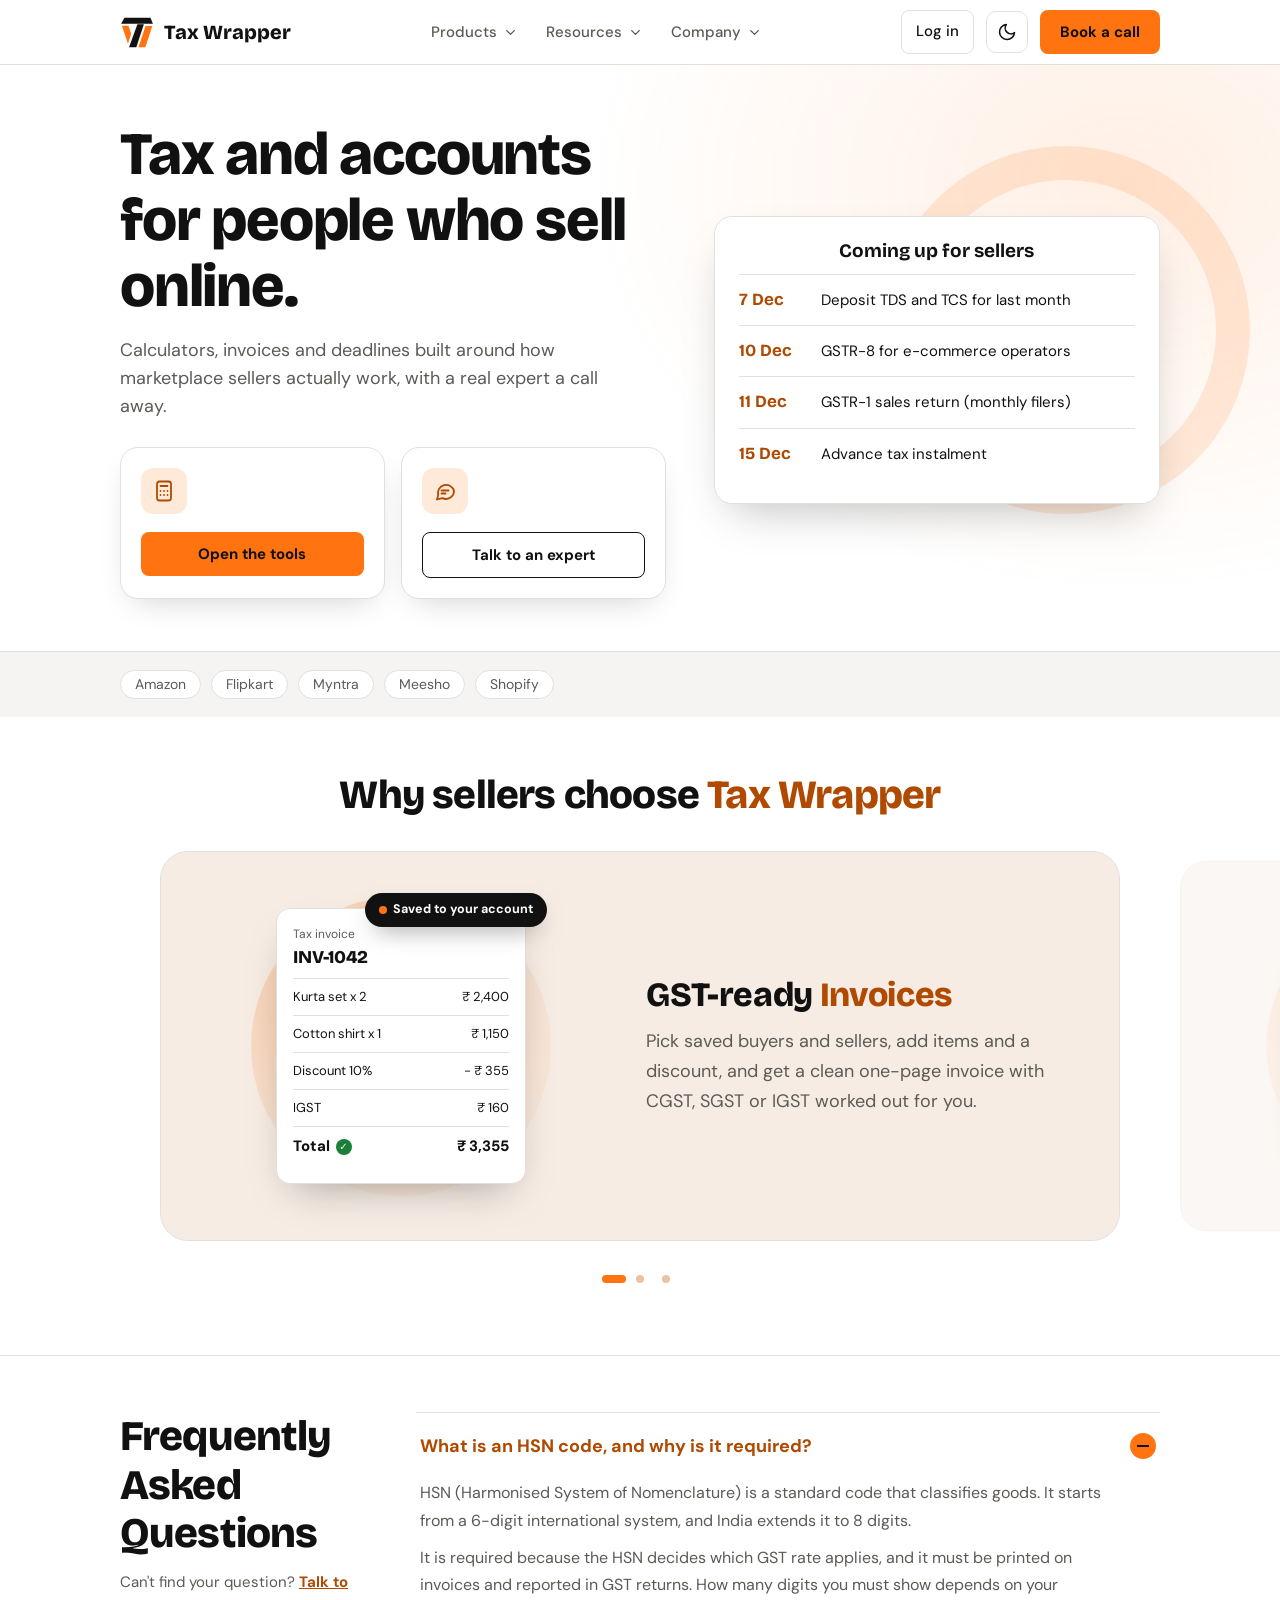
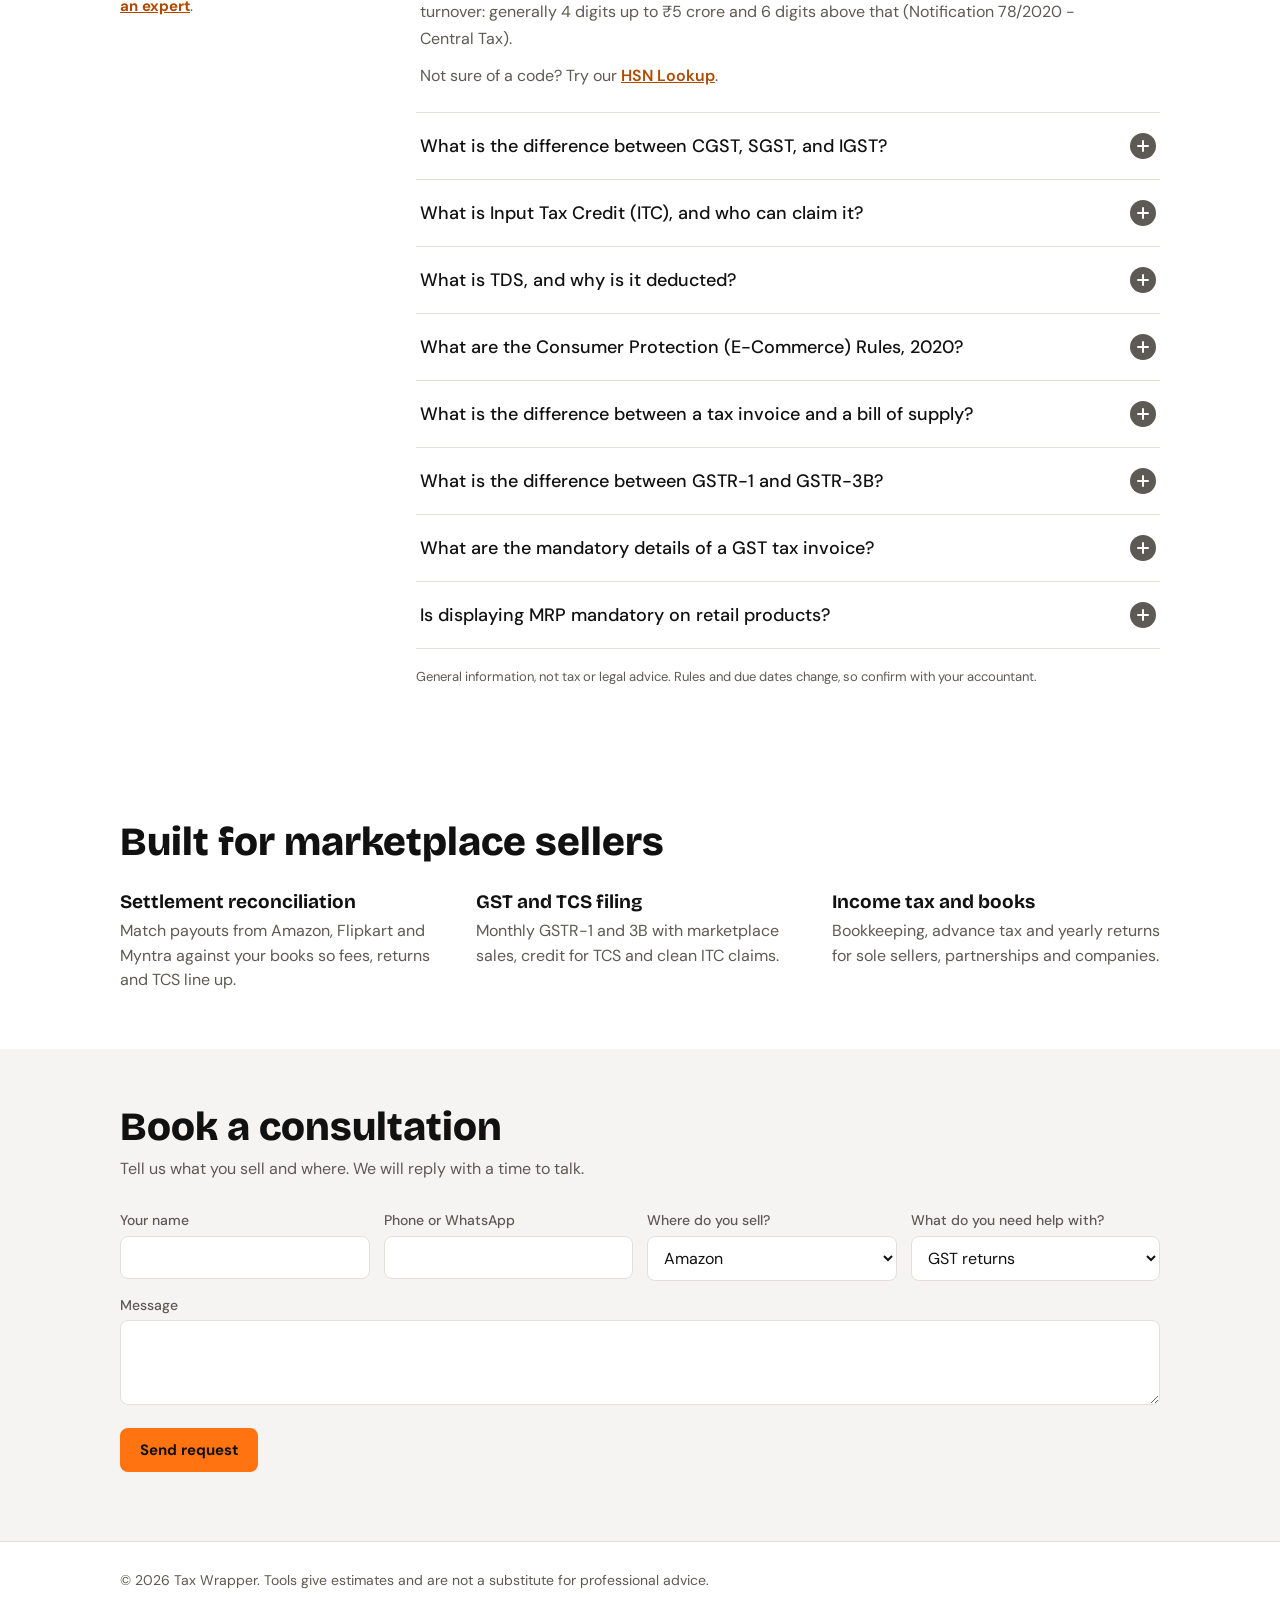
<file: index.html>
<!DOCTYPE html>
<html lang="en" data-root="">
<head>
<meta charset="utf-8">
<meta name="viewport" content="width=device-width, initial-scale=1, viewport-fit=cover">
<title>Tax Wrapper – Finance tools for e-commerce sellers</title>
<link rel="stylesheet" href="https://fonts.googleapis.com/css2?family=Bricolage+Grotesque:wght@600;800&family=DM+Sans:wght@400;500;700&display=swap">
<link rel="stylesheet" href="assets/css/base.css">
<link rel="stylesheet" href="assets/css/components.css">
<link rel="stylesheet" href="features/home/home.css">
<link rel="stylesheet" href="features/home/hero-slider.css">
<link rel="stylesheet" href="features/home/faq.css">
<script>try{var t=localStorage.getItem('tw-theme');if(t==='light'||t==='dark')document.documentElement.setAttribute('data-theme',t)}catch(e){}</script>
</head>
<body>
<header><div class="w nav">
<a class="brand" href="#top" aria-label="Tax Wrapper home">
<svg viewBox="180 118 400 370" aria-hidden="true"><polygon fill="var(--ink)" points="230,128 540,128 570,198 190,198"/><polygon fill="var(--ink)" points="385,204 462,204 372,478 285,478"/><polygon fill="#ff7410" points="200,222 278,222 310,318 272,436"/><polygon fill="#ff7410" points="482,224 563,224 480,479 397,479"/></svg>
Tax Wrapper</a>
<nav id="mn" aria-label="Main">
<div class="dd"><button class="dt" type="button" aria-expanded="false" aria-controls="dp-products">Products<svg viewBox="0 0 24 24" fill="none" stroke="currentColor" stroke-width="2.2" stroke-linecap="round" stroke-linejoin="round" aria-hidden="true"><path d="m6 9 6 6 6-6"/></svg></button>
<div class="dp wide" id="dp-products" hidden><p class="dh">Products</p><div class="dcols"><div class="dg"><p class="dgh">Seller tools</p><ul><li data-perm="tds"><a class="di" href="features/tools/tools.html#tds-interest"><span class="ic2" aria-hidden="true"><svg viewBox="0 0 24 24" fill="none" stroke="currentColor" stroke-width="1.8" stroke-linecap="round" stroke-linejoin="round"><path d="M19 5 5 19"/><circle cx="7.5" cy="7.5" r="2.4"/><circle cx="16.5" cy="16.5" r="2.4"/></svg></span>TDS Interest Calculator</a></li><li data-perm="inv"><a class="di" href="features/tools/tools.html#invoice"><span class="ic2" aria-hidden="true"><svg viewBox="0 0 24 24" fill="none" stroke="currentColor" stroke-width="1.8" stroke-linecap="round" stroke-linejoin="round"><path d="M7 3h8l4 4v14H7z"/><path d="M14 3v5h5M10 12h6M10 16h6"/></svg></span>Invoice Generator</a></li><li data-perm="cal"><a class="di" href="features/tools/tools.html#tax-calendar"><span class="ic2" aria-hidden="true"><svg viewBox="0 0 24 24" fill="none" stroke="currentColor" stroke-width="1.8" stroke-linecap="round" stroke-linejoin="round"><rect x="3.5" y="5" width="17" height="15" rx="2.5"/><path d="M8 3v4M16 3v4M3.5 10h17"/></svg></span>Tax Calendar</a></li><li data-perm="tax"><a class="di" href="features/tools/tools.html#tax-calculator"><span class="ic2" aria-hidden="true"><svg viewBox="0 0 24 24" fill="none" stroke="currentColor" stroke-width="1.8" stroke-linecap="round" stroke-linejoin="round"><rect x="5" y="2.5" width="14" height="19" rx="2.5"/><path d="M8.5 7h7"/><path d="M8.5 12h.01M12 12h.01M15.5 12h.01M8.5 16h.01M12 16h.01M15.5 16h.01"/></svg></span>Tax Calculator</a></li><li><a class="di" href="features/image-resizer/image-resizer.html"><span class="ic2" aria-hidden="true"><svg viewBox="0 0 24 24" fill="none" stroke="currentColor" stroke-width="1.8" stroke-linecap="round" stroke-linejoin="round"><rect x="3" y="4" width="18" height="16" rx="2"/><circle cx="9" cy="10" r="1.6"/><path d="m21 16-5-5-8 8"/></svg></span>Image Resizer</a></li><li><a class="di" href="features/hsn-lookup/hsn-lookup.html"><span class="ic2" aria-hidden="true"><svg viewBox="0 0 24 24" fill="none" stroke="currentColor" stroke-width="1.8" stroke-linecap="round" stroke-linejoin="round"><circle cx="11" cy="11" r="6.5"/><path d="m20 20-4.2-4.2M9 9v4m4-4v4M8 10h6m-6 2h6"/></svg></span>HSN Lookup</a></li></ul></div><div class="dg"><p class="dgh">Seller services</p><ul><li><a class="di" href="#services"><span class="ic2" aria-hidden="true"><svg viewBox="0 0 24 24" fill="none" stroke="currentColor" stroke-width="1.8" stroke-linecap="round" stroke-linejoin="round"><path d="M4 8h14l-3-3M20 16H6l3 3"/></svg></span>Settlement Reconciliation</a></li><li><a class="di" href="#services"><span class="ic2" aria-hidden="true"><svg viewBox="0 0 24 24" fill="none" stroke="currentColor" stroke-width="1.8" stroke-linecap="round" stroke-linejoin="round"><path d="M6 3h12v18l-3-2-3 2-3-2-3 2z"/><path d="M9 8h6M9 12h6"/></svg></span>GST and TCS Filing</a></li><li><a class="di" href="#services"><span class="ic2" aria-hidden="true"><svg viewBox="0 0 24 24" fill="none" stroke="currentColor" stroke-width="1.8" stroke-linecap="round" stroke-linejoin="round"><path d="M5 4h12a2 2 0 0 1 2 2v14H7a2 2 0 0 1-2-2z"/><path d="M5 18a2 2 0 0 1 2-2h12M9 8h6"/></svg></span>Income Tax and Books</a></li><li><a class="di" href="#consult"><span class="ic2" aria-hidden="true"><svg viewBox="0 0 24 24" fill="none" stroke="currentColor" stroke-width="1.8" stroke-linecap="round" stroke-linejoin="round"><path d="M21 12a8 8 0 0 1-11.6 7.1L4 20.5l1.2-4.4A8 8 0 1 1 21 12z"/><path d="M8.5 11.5h7M8.5 14.5h4"/></svg></span>Consultation</a></li></ul></div></div></div></div>
<div class="dd"><button class="dt" type="button" aria-expanded="false" aria-controls="dp-resources">Resources<svg viewBox="0 0 24 24" fill="none" stroke="currentColor" stroke-width="2.2" stroke-linecap="round" stroke-linejoin="round" aria-hidden="true"><path d="m6 9 6 6 6-6"/></svg></button>
<div class="dp" id="dp-resources" hidden><p class="dh">Resources</p><ul><li><span class="di off" aria-disabled="true"><span class="ic2" aria-hidden="true"><svg viewBox="0 0 24 24" fill="none" stroke="currentColor" stroke-width="1.8" stroke-linecap="round" stroke-linejoin="round"><path d="M12 6c-2-1.5-5-2-8-1.6V18c3-.4 6 .1 8 1.6 2-1.5 5-2 8-1.6V4.4C17 4 14 4.5 12 6z"/><path d="M12 6v13.6"/></svg></span>Blog<em>Soon</em></span></li><li><a class="di" href="features/tools/tools.html"><span class="ic2" aria-hidden="true"><svg viewBox="0 0 24 24" fill="none" stroke="currentColor" stroke-width="1.8" stroke-linecap="round" stroke-linejoin="round"><rect x="5" y="2.5" width="14" height="19" rx="2.5"/><path d="M8.5 7h7"/><path d="M8.5 12h.01M12 12h.01M15.5 12h.01M8.5 16h.01M12 16h.01M15.5 16h.01"/></svg></span>Calculators &amp; Tools</a></li><li><span class="di off" aria-disabled="true"><span class="ic2" aria-hidden="true"><svg viewBox="0 0 24 24" fill="none" stroke="currentColor" stroke-width="1.8" stroke-linecap="round" stroke-linejoin="round"><path d="M5 20V13M12 20V6M19 20V10"/></svg></span>Case Studies<em>Soon</em></span></li><li><span class="di off" aria-disabled="true"><span class="ic2" aria-hidden="true"><svg viewBox="0 0 24 24" fill="none" stroke="currentColor" stroke-width="1.8" stroke-linecap="round" stroke-linejoin="round"><rect x="3" y="4" width="18" height="12" rx="2"/><path d="M8 20h8M12 16v4"/></svg></span>Webinars<em>Soon</em></span></li></ul></div></div>
<div class="dd"><button class="dt" type="button" aria-expanded="false" aria-controls="dp-company">Company<svg viewBox="0 0 24 24" fill="none" stroke="currentColor" stroke-width="2.2" stroke-linecap="round" stroke-linejoin="round" aria-hidden="true"><path d="m6 9 6 6 6-6"/></svg></button>
<div class="dp" id="dp-company" hidden><p class="dh">Company</p><ul><li><a class="di" href="#services"><span class="ic2" aria-hidden="true"><svg viewBox="0 0 24 24" fill="none" stroke="currentColor" stroke-width="1.8" stroke-linecap="round" stroke-linejoin="round"><circle cx="9" cy="8" r="3"/><path d="M3.5 20a5.5 5.5 0 0 1 11 0"/><circle cx="17" cy="9" r="2.3"/><path d="M16.5 14.2a4.5 4.5 0 0 1 4 4.3"/></svg></span>About Us</a></li><li><a class="di" href="#consult"><span class="ic2" aria-hidden="true"><svg viewBox="0 0 24 24" fill="none" stroke="currentColor" stroke-width="1.8" stroke-linecap="round" stroke-linejoin="round"><path d="M4 14v-2a8 8 0 0 1 16 0v2"/><rect x="3" y="14" width="4" height="6" rx="1.5"/><rect x="17" y="14" width="4" height="6" rx="1.5"/></svg></span>Support</a></li><li><span class="di off" aria-disabled="true"><span class="ic2" aria-hidden="true"><svg viewBox="0 0 24 24" fill="none" stroke="currentColor" stroke-width="1.8" stroke-linecap="round" stroke-linejoin="round"><rect x="3" y="7" width="18" height="13" rx="2.5"/><path d="M9 7V5a2 2 0 0 1 2-2h2a2 2 0 0 1 2 2v2M3 13h18"/></svg></span>Careers<em>Soon</em></span></li><li><span class="di off" aria-disabled="true"><span class="ic2" aria-hidden="true"><svg viewBox="0 0 24 24" fill="none" stroke="currentColor" stroke-width="1.8" stroke-linecap="round" stroke-linejoin="round"><path d="M4 10v4h3l8 4V6L7 10z"/><path d="M18.5 9.5a4 4 0 0 1 0 5"/></svg></span>Media &amp; PR<em>Soon</em></span></li></ul></div></div>
<div class="mrows" id="acctm"></div>
</nav>
<div class="nr">
<span id="acct"></span>
<button class="mb" id="mb" type="button" aria-label="Open menu" aria-expanded="false" aria-controls="mn"><svg class="mi" viewBox="0 0 24 24" fill="none" stroke="currentColor" stroke-width="2" stroke-linecap="round" aria-hidden="true"><path d="M4 7h16M4 12h16M4 17h16"/></svg><svg class="xi" viewBox="0 0 24 24" fill="none" stroke="currentColor" stroke-width="2" stroke-linecap="round" aria-hidden="true"><path d="M6 6l12 12M18 6 6 18"/></svg></button>
<button class="tg" id="tg" type="button" aria-label="Switch to dark mode" title="Switch theme"><svg class="moon" viewBox="0 0 24 24" fill="none" stroke="currentColor" stroke-width="1.9" stroke-linecap="round" stroke-linejoin="round" aria-hidden="true"><path d="M21 12.8A9 9 0 1 1 11.2 3a7 7 0 0 0 9.8 9.8z"/></svg><svg class="sun" viewBox="0 0 24 24" fill="none" stroke="currentColor" stroke-width="1.9" stroke-linecap="round" stroke-linejoin="round" aria-hidden="true"><circle cx="12" cy="12" r="4"/><path d="M12 2v2M12 20v2M4.9 4.9l1.4 1.4M17.7 17.7l1.4 1.4M2 12h2M20 12h2M4.9 19.1l1.4-1.4M17.7 6.3l1.4-1.4"/></svg></button>
<a class="btn" href="#consult">Book a call</a>
</div>
</div></header>

<main id="top">
<div class="hero-s">
<div class="w hero">
<div>
<h1>Tax and accounts for people who sell online.</h1>
<p>Calculators, invoices and deadlines built around how marketplace sellers actually work, with a real expert a call away.</p>
<div class="hcta"><div class="hc"><span class="ic" aria-hidden="true"><svg viewBox="0 0 24 24" fill="none" stroke="currentColor" stroke-width="1.8" stroke-linecap="round" stroke-linejoin="round"><rect x="5" y="2.5" width="14" height="19" rx="2.5"/><path d="M8.5 7h7"/><path d="M8.5 12h.01M12 12h.01M15.5 12h.01M8.5 16h.01M12 16h.01M15.5 16h.01"/></svg></span><a class="btn" href="features/tools/tools.html">Open the tools</a></div><div class="hc"><span class="ic" aria-hidden="true"><svg viewBox="0 0 24 24" fill="none" stroke="currentColor" stroke-width="1.8" stroke-linecap="round" stroke-linejoin="round"><path d="M21 12a8 8 0 0 1-11.6 7.1L4 20.5l1.2-4.4A8 8 0 1 1 21 12z"/><path d="M8.5 11.5h7M8.5 14.5h4"/></svg></span><a class="btn o" href="#consult">Talk to an expert</a></div></div>
</div>
<div class="hr"><div class="due" aria-live="polite"><h3>Coming up for sellers</h3><div id="soon"></div></div></div>
</div>
<div class="band"><div class="w mk"><span>Amazon</span><span>Flipkart</span><span>Myntra</span><span>Meesho</span><span>Shopify</span></div></div>
</div>


<section class="why" aria-labelledby="ws-h">
<h2 id="ws-h">Why sellers choose <em>Tax Wrapper</em></h2>
<div class="ws-view" id="ws-view" role="region" aria-roledescription="carousel" aria-label="Why choose Tax Wrapper" tabindex="0">
<div class="ws-track">

<article class="ws-slide" aria-roledescription="slide" aria-label="1 of 3">
<div class="ws-vis" aria-hidden="true">
<div class="ws-panel"><p class="ws-pt">Tax invoice</p><div class="ws-h">INV-1042</div>
<div class="ws-r"><span>Kurta set x 2</span><span>₹ 2,400</span></div>
<div class="ws-r"><span>Cotton shirt x 1</span><span>₹ 1,150</span></div>
<div class="ws-r"><span>Discount 10%</span><span>- ₹ 355</span></div>
<div class="ws-r"><span>IGST</span><span>₹ 160</span></div>
<div class="ws-r ws-tot"><span>Total<span class="ws-ok">&#10003;</span></span><span>₹ 3,355</span></div><span class="ws-chip"><i></i>Saved to your account</span></div>
</div>
<div class="ws-txt"><h3 class="ws-t">GST-ready <em>Invoices</em></h3><p>Pick saved buyers and sellers, add items and a discount, and get a clean one-page invoice with CGST, SGST or IGST worked out for you.</p></div>
</article>

<article class="ws-slide" aria-roledescription="slide" aria-label="2 of 3">
<div class="ws-vis" aria-hidden="true">
<div class="ws-panel"><p class="ws-pt">Typical monthly dates</p><div class="ws-h">Due this month</div>
<div class="ws-r"><span><span class="ws-d">7</span>TDS payment</span></div>
<div class="ws-r"><span><span class="ws-d">11</span>GSTR-1</span></div>
<div class="ws-r"><span><span class="ws-d">20</span>GSTR-3B</span></div><span class="ws-chip"><i></i>Reminder set</span></div>
</div>
<div class="ws-txt"><h3 class="ws-t">Never miss a <em>Deadline</em></h3><p>GST, TDS and income tax due dates for sellers sit in one calendar, with TDS interest and tax calculators next to them.</p></div>
</article>

<article class="ws-slide" aria-roledescription="slide" aria-label="3 of 3">
<div class="ws-vis" aria-hidden="true">
<svg class="ws-av" viewBox="0 0 200 220" fill="none"><path d="M18 220c0-52 34-84 82-84s82 32 82 84z" fill="var(--ink)"/><path d="M82 136l18 26 18-26z" fill="#fff" opacity=".92"/><circle cx="100" cy="82" r="40" fill="#f2b896"/><path d="M58 76c0-30 18-48 44-48 26 0 42 18 42 48-10-18-26-26-44-26-16 0-32 8-42 26z" fill="#2a1a12"/><path d="M56 84a44 44 0 0 1 88 0" stroke="var(--or)" stroke-width="7" stroke-linecap="round"/><rect x="48" y="80" width="14" height="26" rx="7" fill="var(--or)"/><rect x="138" y="80" width="14" height="26" rx="7" fill="var(--or)"/><path d="M142 104c0 20-14 30-34 30" stroke="var(--or)" stroke-width="5" stroke-linecap="round"/></svg>
<div class="ws-panel" style="margin-right:34%;width:min(170px,52%)"><p class="ws-pt">Tax expert</p><div class="ws-h" style="font-size:16px;margin-bottom:0">Available now</div>
<div class="ws-call"><span><svg viewBox="0 0 24 24" fill="none" stroke="currentColor" stroke-width="2" stroke-linecap="round" stroke-linejoin="round" aria-hidden="true"><path d="M4 5h16v11H9l-5 4z"/></svg></span><span class="on"><svg viewBox="0 0 24 24" fill="none" stroke="currentColor" stroke-width="2" stroke-linecap="round" stroke-linejoin="round" aria-hidden="true"><path d="M5 4h4l2 5-2.5 1.5a11 11 0 0 0 5 5L15 13l5 2v4a1 1 0 0 1-1 1A15 15 0 0 1 4 5a1 1 0 0 1 1-1z"/></svg></span></div></div>
</div>
<div class="ws-txt"><h3 class="ws-t">An expert on <em>Call</em></h3><p>Book a call and talk to a tax professional about settlements, GST and TCS, books and yearly returns.</p></div>
</article>

</div></div>
<div class="ws-dots" id="ws-dots" role="group" aria-label="Choose a slide"><button type="button" aria-label="Show slide 1"></button><button type="button" aria-label="Show slide 2"></button><button type="button" aria-label="Show slide 3"></button></div>
</section>

<section class="faq" id="faq" aria-labelledby="fq-t"><div class="w fq">
<div class="fq-h"><h2 id="fq-t">Frequently Asked Questions</h2><p>Can't find your question? <a href="#consult">Talk to an expert</a>.</p></div>
<div><div class="fq-l">
<div class="fq-i"><h3><button class="fq-q" type="button" aria-expanded="false" aria-controls="fq-a0" id="fq-q0">What is an HSN code, and why is it required?<span class="fq-pm" aria-hidden="true"></span></button></h3><div class="fq-a" id="fq-a0" role="region" aria-labelledby="fq-q0"><div><div class="fq-b"><p>HSN (Harmonised System of Nomenclature) is a standard code that classifies goods. It starts from a 6-digit international system, and India extends it to 8 digits.</p>
<p>It is required because the HSN decides which GST rate applies, and it must be printed on invoices and reported in GST returns. How many digits you must show depends on your turnover: generally 4 digits up to ₹5 crore and 6 digits above that (Notification 78/2020 - Central Tax).</p>
<p>Not sure of a code? Try our <a href="features/hsn-lookup/hsn-lookup.html">HSN Lookup</a>.</p></div></div></div></div>
<div class="fq-i"><h3><button class="fq-q" type="button" aria-expanded="false" aria-controls="fq-a1" id="fq-q1">What is the difference between CGST, SGST, and IGST?<span class="fq-pm" aria-hidden="true"></span></button></h3><div class="fq-a" id="fq-a1" role="region" aria-labelledby="fq-q1"><div><div class="fq-b"><p>It depends on where the goods go.</p>
<ul><li><b>Within one state:</b> you charge CGST (goes to the Centre) and SGST (goes to the state), usually half of the GST rate each. At 18% that is 9% + 9%. Union territories without a legislature charge UTGST instead of SGST.</li>
<li><b>Between two states:</b> you charge only IGST, at the full rate, and it is shared between the Centre and the destination state.</li></ul>
<p>The test is your location against the place of supply. For marketplace orders delivered to another state, it is IGST.</p></div></div></div></div>
<div class="fq-i"><h3><button class="fq-q" type="button" aria-expanded="false" aria-controls="fq-a2" id="fq-q2">What is Input Tax Credit (ITC), and who can claim it?<span class="fq-pm" aria-hidden="true"></span></button></h3><div class="fq-a" id="fq-a2" role="region" aria-labelledby="fq-q2"><div><div class="fq-b"><p>ITC lets you subtract the GST you paid on business purchases from the GST you collect on sales, so tax is paid only on the value you add.</p>
<p>A registered taxpayer can claim it when:</p>
<ul><li>the goods or services are used for business,</li><li>you hold a valid tax invoice and have received the goods or services,</li><li>the supplier has filed their return and paid the tax, so the credit shows in your GSTR-2B,</li><li>you have filed your own return.</li></ul>
<p>Credit is blocked for some items (for example personal use and certain food, vehicle and similar expenses), and composition taxpayers cannot claim it.</p></div></div></div></div>
<div class="fq-i"><h3><button class="fq-q" type="button" aria-expanded="false" aria-controls="fq-a3" id="fq-q3">What is TDS, and why is it deducted?<span class="fq-pm" aria-hidden="true"></span></button></h3><div class="fq-a" id="fq-a3" role="region" aria-labelledby="fq-q3"><div><div class="fq-b"><p>TDS (Tax Deducted at Source) means the person paying certain kinds of income, such as salary, rent, professional fees or commission, holds back a prescribed percentage as tax and deposits it with the government on your behalf.</p>
<p>It collects tax as income arises and makes it harder to avoid. The amount deducted shows in your Form 26AS and AIS, and you claim it as credit when you file your income tax return. Marketplace sellers can also see TDS and GST TCS taken from payouts. Use our <a href="features/tools/tools.html#tds-interest">TDS interest calculator</a> to work out interest on late deduction or payment.</p></div></div></div></div>
<div class="fq-i"><h3><button class="fq-q" type="button" aria-expanded="false" aria-controls="fq-a4" id="fq-q4">What are the Consumer Protection (E-Commerce) Rules, 2020?<span class="fq-pm" aria-hidden="true"></span></button></h3><div class="fq-a" id="fq-a4" role="region" aria-labelledby="fq-q4"><div><div class="fq-b"><p>These rules, made under the Consumer Protection Act, 2019, set duties for online marketplaces and sellers to protect buyers. In short:</p>
<ul><li>Show seller details, the total price with a breakup, and the country of origin.</li><li>Give clear return, refund, exchange and warranty terms.</li><li>Appoint a grievance officer: acknowledge complaints within 48 hours and resolve them within one month.</li><li>No unfair practices such as manipulating prices, fake reviews or misleading listings.</li></ul>
<p>Sellers must give accurate information to the marketplace and honour what they list. The rules have been amended and further changes have been proposed, so check the latest text.</p></div></div></div></div>
<div class="fq-i"><h3><button class="fq-q" type="button" aria-expanded="false" aria-controls="fq-a5" id="fq-q5">What is the difference between a tax invoice and a bill of supply?<span class="fq-pm" aria-hidden="true"></span></button></h3><div class="fq-a" id="fq-a5" role="region" aria-labelledby="fq-q5"><div><div class="fq-b"><p>A <b>tax invoice</b> is issued by a registered person who charges GST on taxable goods or services. The buyer can use it to claim ITC.</p>
<p>A <b>bill of supply</b> is issued when no GST is charged: for exempt supplies, or by a composition taxpayer. It shows no tax amount, and the buyer cannot claim ITC on it.</p></div></div></div></div>
<div class="fq-i"><h3><button class="fq-q" type="button" aria-expanded="false" aria-controls="fq-a6" id="fq-q6">What is the difference between GSTR-1 and GSTR-3B?<span class="fq-pm" aria-hidden="true"></span></button></h3><div class="fq-a" id="fq-a6" role="region" aria-labelledby="fq-q6"><div><div class="fq-b"><p><b>GSTR-1</b> is the statement of your sales (outward supplies), listed invoice by invoice. It is what your buyers' credit is based on.</p>
<p><b>GSTR-3B</b> is the summary return where you report total sales, the ITC you claim, and the net tax payable. The tax is paid when you file it.</p>
<p>For monthly filers the usual due dates are the 11th for GSTR-1 and the 20th for GSTR-3B. Quarterly (QRMP) filers have different dates. See the <a href="features/tools/tools.html#tax-calendar">Tax Calendar</a>.</p></div></div></div></div>
<div class="fq-i"><h3><button class="fq-q" type="button" aria-expanded="false" aria-controls="fq-a7" id="fq-q7">What are the mandatory details of a GST tax invoice?<span class="fq-pm" aria-hidden="true"></span></button></h3><div class="fq-a" id="fq-a7" role="region" aria-labelledby="fq-q7"><div><div class="fq-b"><p>Under Rule 46 of the CGST Rules, a tax invoice carries:</p>
<ul><li>Supplier's name, address and GSTIN.</li><li>A unique, consecutive invoice number and the date.</li><li>Buyer's name, address and GSTIN (if registered), with the state and its code.</li><li>Description of goods or services, HSN or SAC, quantity and unit.</li><li>Total value, discount, and taxable value.</li><li>Rate and amount of CGST, SGST or IGST (and cess if any).</li><li>Place of supply, and delivery address if different.</li><li>Whether tax is payable on reverse charge, and the supplier's signature or digital signature.</li></ul>
<p>Larger businesses must also generate an e-invoice with an IRN and QR code. Our <a href="features/tools/tools.html#invoice">Invoice Generator</a> covers the standard fields.</p></div></div></div></div>
<div class="fq-i"><h3><button class="fq-q" type="button" aria-expanded="false" aria-controls="fq-a8" id="fq-q8">Is displaying MRP mandatory on retail products?<span class="fq-pm" aria-hidden="true"></span></button></h3><div class="fq-a" id="fq-a8" role="region" aria-labelledby="fq-q8"><div><div class="fq-b"><p>Yes, for pre-packaged goods sold to consumers. The Legal Metrology (Packaged Commodities) Rules, 2011 require the Maximum Retail Price, inclusive of all taxes, along with other declarations such as net quantity, manufacturer or importer details and month and year of manufacture.</p>
<p>You may sell below the MRP but never above it. For online sales, the same declarations, including the MRP, must be shown on the product page.</p></div></div></div></div>
</div><p class="fq-n">General information, not tax or legal advice. Rules and due dates change, so confirm with your accountant.</p></div>
</div></section>

<section id="services"><div class="w">
<div class="sh"><h2>Built for marketplace sellers</h2></div>
<div class="svc">
<div><h3>Settlement reconciliation</h3><p>Match payouts from Amazon, Flipkart and Myntra against your books so fees, returns and TCS line up.</p></div>
<div><h3>GST and TCS filing</h3><p>Monthly GSTR-1 and 3B with marketplace sales, credit for TCS and clean ITC claims.</p></div>
<div><h3>Income tax and books</h3><p>Bookkeeping, advance tax and yearly returns for sole sellers, partnerships and companies.</p></div>
</div></div></section>

<section class="alt" id="consult"><div class="w">
<div class="sh"><h2>Book a consultation</h2><p>Tell us what you sell and where. We will reply with a time to talk.</p></div>
<div class="panel on">
<div class="g">
<label>Your name<input id="f_n" autocomplete="name"></label>
<label>Phone or WhatsApp<input id="f_p" type="tel" autocomplete="tel"></label>
<label>Where do you sell?<select id="f_m"><option>Amazon</option><option>Flipkart</option><option>Myntra</option><option>Meesho</option><option>Shopify or own website</option><option>Several platforms</option></select></label>
<label>What do you need help with?<select id="f_t"><option>GST returns</option><option>TDS and TCS</option><option>Income tax</option><option>Bookkeeping</option><option>Registration</option></select></label>
</div>
<label style="margin-top:14px">Message<textarea id="f_g" rows="3"></textarea></label>
<p style="margin:16px 0 0"><button class="btn" id="f_s" type="button">Send request</button></p>
<p class="note" id="f_o"></p>
</div></div></section>
</main>

<footer><div class="w">© 2026 Tax Wrapper. Tools give estimates and are not a substitute for professional advice.</div></footer>


<script src="assets/js/utils.js" defer></script>
<script src="features/auth/auth.js" defer></script>
<script src="assets/js/theme.js" defer></script>
<script src="assets/js/menu.js" defer></script>
<script src="features/tax-calendar/calendar.js" defer></script>
<script src="features/consultation/consultation.js" defer></script>
<script src="features/home/hero-slider.js" defer></script>
<script src="features/home/faq.js" defer></script>
</body>
</html>
</file>
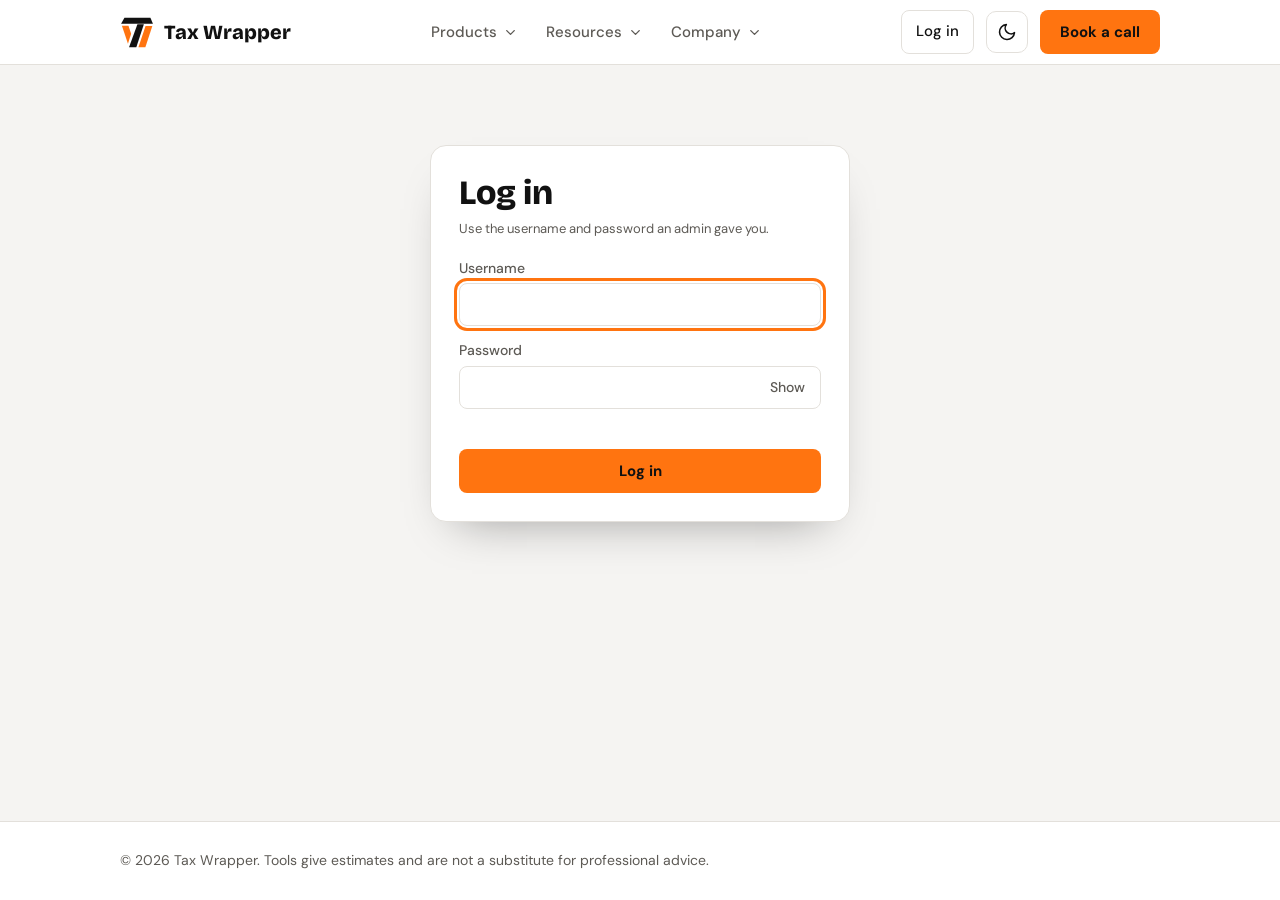
<file: dashboard.html>
<!DOCTYPE html>
<html lang="en">
<head>
<meta charset="utf-8">
<meta name="viewport" content="width=device-width, initial-scale=1, viewport-fit=cover">
<title>Dashboard – Tax Wrapper</title>
<link rel="stylesheet" href="https://fonts.googleapis.com/css2?family=Bricolage+Grotesque:wght@600;800&family=DM+Sans:wght@400;500;700&display=swap">
<link rel="stylesheet" href="css/style.css">
<script>try{var t=localStorage.getItem('tw-theme');if(t==='light'||t==='dark')document.documentElement.setAttribute('data-theme',t)}catch(e){}</script>
</head>
<body class="tp">
<header><div class="w nav">
<a class="brand" href="index.html" aria-label="Tax Wrapper home">
<svg viewBox="180 118 400 370" aria-hidden="true"><polygon fill="var(--ink)" points="230,128 540,128 570,198 190,198"/><polygon fill="var(--ink)" points="385,204 462,204 372,478 285,478"/><polygon fill="#ff7410" points="200,222 278,222 310,318 272,436"/><polygon fill="#ff7410" points="482,224 563,224 480,479 397,479"/></svg>
Tax Wrapper</a>
<nav id="mn" aria-label="Main">
<div class="dd"><button class="dt" type="button" aria-expanded="false" aria-controls="dp-products">Products<svg viewBox="0 0 24 24" fill="none" stroke="currentColor" stroke-width="2.2" stroke-linecap="round" stroke-linejoin="round" aria-hidden="true"><path d="m6 9 6 6 6-6"/></svg></button>
<div class="dp wide" id="dp-products" hidden><p class="dh">Products</p><div class="dcols"><div class="dg"><p class="dgh">Seller tools</p><ul><li data-perm="tds"><a class="di" href="tools.html#tds-interest"><span class="ic2" aria-hidden="true"><svg viewBox="0 0 24 24" fill="none" stroke="currentColor" stroke-width="1.8" stroke-linecap="round" stroke-linejoin="round"><path d="M19 5 5 19"/><circle cx="7.5" cy="7.5" r="2.4"/><circle cx="16.5" cy="16.5" r="2.4"/></svg></span>TDS Interest Calculator</a></li><li data-perm="inv"><a class="di" href="tools.html#invoice"><span class="ic2" aria-hidden="true"><svg viewBox="0 0 24 24" fill="none" stroke="currentColor" stroke-width="1.8" stroke-linecap="round" stroke-linejoin="round"><path d="M7 3h8l4 4v14H7z"/><path d="M14 3v5h5M10 12h6M10 16h6"/></svg></span>Invoice Generator</a></li><li data-perm="cal"><a class="di" href="tools.html#tax-calendar"><span class="ic2" aria-hidden="true"><svg viewBox="0 0 24 24" fill="none" stroke="currentColor" stroke-width="1.8" stroke-linecap="round" stroke-linejoin="round"><rect x="3.5" y="5" width="17" height="15" rx="2.5"/><path d="M8 3v4M16 3v4M3.5 10h17"/></svg></span>Tax Calendar</a></li><li data-perm="tax"><a class="di" href="tools.html#tax-calculator"><span class="ic2" aria-hidden="true"><svg viewBox="0 0 24 24" fill="none" stroke="currentColor" stroke-width="1.8" stroke-linecap="round" stroke-linejoin="round"><rect x="5" y="2.5" width="14" height="19" rx="2.5"/><path d="M8.5 7h7"/><path d="M8.5 12h.01M12 12h.01M15.5 12h.01M8.5 16h.01M12 16h.01M15.5 16h.01"/></svg></span>Tax Calculator</a></li></ul></div><div class="dg"><p class="dgh">Seller services</p><ul><li><a class="di" href="index.html#services"><span class="ic2" aria-hidden="true"><svg viewBox="0 0 24 24" fill="none" stroke="currentColor" stroke-width="1.8" stroke-linecap="round" stroke-linejoin="round"><path d="M4 8h14l-3-3M20 16H6l3 3"/></svg></span>Settlement Reconciliation</a></li><li><a class="di" href="index.html#services"><span class="ic2" aria-hidden="true"><svg viewBox="0 0 24 24" fill="none" stroke="currentColor" stroke-width="1.8" stroke-linecap="round" stroke-linejoin="round"><path d="M6 3h12v18l-3-2-3 2-3-2-3 2z"/><path d="M9 8h6M9 12h6"/></svg></span>GST and TCS Filing</a></li><li><a class="di" href="index.html#services"><span class="ic2" aria-hidden="true"><svg viewBox="0 0 24 24" fill="none" stroke="currentColor" stroke-width="1.8" stroke-linecap="round" stroke-linejoin="round"><path d="M5 4h12a2 2 0 0 1 2 2v14H7a2 2 0 0 1-2-2z"/><path d="M5 18a2 2 0 0 1 2-2h12M9 8h6"/></svg></span>Income Tax and Books</a></li><li><a class="di" href="index.html#consult"><span class="ic2" aria-hidden="true"><svg viewBox="0 0 24 24" fill="none" stroke="currentColor" stroke-width="1.8" stroke-linecap="round" stroke-linejoin="round"><path d="M21 12a8 8 0 0 1-11.6 7.1L4 20.5l1.2-4.4A8 8 0 1 1 21 12z"/><path d="M8.5 11.5h7M8.5 14.5h4"/></svg></span>Consultation</a></li></ul></div></div></div></div>
<div class="dd"><button class="dt" type="button" aria-expanded="false" aria-controls="dp-resources">Resources<svg viewBox="0 0 24 24" fill="none" stroke="currentColor" stroke-width="2.2" stroke-linecap="round" stroke-linejoin="round" aria-hidden="true"><path d="m6 9 6 6 6-6"/></svg></button>
<div class="dp" id="dp-resources" hidden><p class="dh">Resources</p><ul><li><span class="di off" aria-disabled="true"><span class="ic2" aria-hidden="true"><svg viewBox="0 0 24 24" fill="none" stroke="currentColor" stroke-width="1.8" stroke-linecap="round" stroke-linejoin="round"><path d="M12 6c-2-1.5-5-2-8-1.6V18c3-.4 6 .1 8 1.6 2-1.5 5-2 8-1.6V4.4C17 4 14 4.5 12 6z"/><path d="M12 6v13.6"/></svg></span>Blog<em>Soon</em></span></li><li><a class="di" href="tools.html"><span class="ic2" aria-hidden="true"><svg viewBox="0 0 24 24" fill="none" stroke="currentColor" stroke-width="1.8" stroke-linecap="round" stroke-linejoin="round"><rect x="5" y="2.5" width="14" height="19" rx="2.5"/><path d="M8.5 7h7"/><path d="M8.5 12h.01M12 12h.01M15.5 12h.01M8.5 16h.01M12 16h.01M15.5 16h.01"/></svg></span>Calculators &amp; Tools</a></li><li><span class="di off" aria-disabled="true"><span class="ic2" aria-hidden="true"><svg viewBox="0 0 24 24" fill="none" stroke="currentColor" stroke-width="1.8" stroke-linecap="round" stroke-linejoin="round"><path d="M5 20V13M12 20V6M19 20V10"/></svg></span>Case Studies<em>Soon</em></span></li><li><span class="di off" aria-disabled="true"><span class="ic2" aria-hidden="true"><svg viewBox="0 0 24 24" fill="none" stroke="currentColor" stroke-width="1.8" stroke-linecap="round" stroke-linejoin="round"><rect x="3" y="4" width="18" height="12" rx="2"/><path d="M8 20h8M12 16v4"/></svg></span>Webinars<em>Soon</em></span></li></ul></div></div>
<div class="dd"><button class="dt" type="button" aria-expanded="false" aria-controls="dp-company">Company<svg viewBox="0 0 24 24" fill="none" stroke="currentColor" stroke-width="2.2" stroke-linecap="round" stroke-linejoin="round" aria-hidden="true"><path d="m6 9 6 6 6-6"/></svg></button>
<div class="dp" id="dp-company" hidden><p class="dh">Company</p><ul><li><a class="di" href="index.html#services"><span class="ic2" aria-hidden="true"><svg viewBox="0 0 24 24" fill="none" stroke="currentColor" stroke-width="1.8" stroke-linecap="round" stroke-linejoin="round"><circle cx="9" cy="8" r="3"/><path d="M3.5 20a5.5 5.5 0 0 1 11 0"/><circle cx="17" cy="9" r="2.3"/><path d="M16.5 14.2a4.5 4.5 0 0 1 4 4.3"/></svg></span>About Us</a></li><li><a class="di" href="index.html#consult"><span class="ic2" aria-hidden="true"><svg viewBox="0 0 24 24" fill="none" stroke="currentColor" stroke-width="1.8" stroke-linecap="round" stroke-linejoin="round"><path d="M4 14v-2a8 8 0 0 1 16 0v2"/><rect x="3" y="14" width="4" height="6" rx="1.5"/><rect x="17" y="14" width="4" height="6" rx="1.5"/></svg></span>Support</a></li><li><span class="di off" aria-disabled="true"><span class="ic2" aria-hidden="true"><svg viewBox="0 0 24 24" fill="none" stroke="currentColor" stroke-width="1.8" stroke-linecap="round" stroke-linejoin="round"><rect x="3" y="7" width="18" height="13" rx="2.5"/><path d="M9 7V5a2 2 0 0 1 2-2h2a2 2 0 0 1 2 2v2M3 13h18"/></svg></span>Careers<em>Soon</em></span></li><li><span class="di off" aria-disabled="true"><span class="ic2" aria-hidden="true"><svg viewBox="0 0 24 24" fill="none" stroke="currentColor" stroke-width="1.8" stroke-linecap="round" stroke-linejoin="round"><path d="M4 10v4h3l8 4V6L7 10z"/><path d="M18.5 9.5a4 4 0 0 1 0 5"/></svg></span>Media &amp; PR<em>Soon</em></span></li></ul></div></div>
<div class="mrows" id="acctm"></div>
</nav>
<div class="nr">
<span id="acct"></span>
<button class="mb" id="mb" type="button" aria-label="Open menu" aria-expanded="false" aria-controls="mn"><svg class="mi" viewBox="0 0 24 24" fill="none" stroke="currentColor" stroke-width="2" stroke-linecap="round" aria-hidden="true"><path d="M4 7h16M4 12h16M4 17h16"/></svg><svg class="xi" viewBox="0 0 24 24" fill="none" stroke="currentColor" stroke-width="2" stroke-linecap="round" aria-hidden="true"><path d="M6 6l12 12M18 6 6 18"/></svg></button>
<button class="tg" id="tg" type="button" aria-label="Switch to dark mode" title="Switch theme"><svg class="moon" viewBox="0 0 24 24" fill="none" stroke="currentColor" stroke-width="1.9" stroke-linecap="round" stroke-linejoin="round" aria-hidden="true"><path d="M21 12.8A9 9 0 1 1 11.2 3a7 7 0 0 0 9.8 9.8z"/></svg><svg class="sun" viewBox="0 0 24 24" fill="none" stroke="currentColor" stroke-width="1.9" stroke-linecap="round" stroke-linejoin="round" aria-hidden="true"><circle cx="12" cy="12" r="4"/><path d="M12 2v2M12 20v2M4.9 4.9l1.4 1.4M17.7 17.7l1.4 1.4M2 12h2M20 12h2M4.9 19.1l1.4-1.4M17.7 6.3l1.4-1.4"/></svg></button>
<a class="btn" href="index.html#consult">Book a call</a>
</div>
</div></header>

<main id="top">
<section class="alt dash"><div class="w" id="dash" hidden>
<div class="dtop">
<div><h2>Dashboard</h2><p>Add people, choose which tools each person can use, or remove them.</p></div>
<div class="cta" style="margin:0"><a class="btn o" href="invoices.html">All invoices</a><button class="btn" id="d_add" type="button">Add user</button></div>
</div>
<div class="stats">
<div class="stat"><b id="s_t">0</b><span>Users</span></div>
<div class="stat"><b id="s_a">0</b><span>Active</span></div>
<div class="stat"><b id="s_m">0</b><span>Admins</span></div>
</div>
<p class="toast" id="d_t" role="status" aria-live="polite" hidden></p>
<div class="dcard">
<table class="ut">
<thead><tr><th>User</th><th>Role</th><th>Can use</th><th>Status</th><th><span class="sr">Actions</span></th></tr></thead>
<tbody id="u_body"></tbody>
</table>
</div>
<div class="dcard dset">
<label class="ck"><input type="checkbox" id="c_req"> Require login to use the tools</label>
<p class="note" style="margin:6px 0 0">When this is on, visitors must log in and only see the tools you allow them. When it is off, anyone can use every tool, and permissions apply only to people who are logged in.</p>
</div>
</div></section>
</main>

<footer><div class="w">© 2026 Tax Wrapper. Tools give estimates and are not a substitute for professional advice.</div></footer>

<div class="modal" id="u_m" hidden role="dialog" aria-modal="true" aria-labelledby="u_h">
<form class="mbox" id="u_f" novalidate>
<h3 id="u_h">Add user</h3>
<div class="g" style="margin-top:14px">
<label>Full name<input id="u_n" autocomplete="off"></label>
<label>Username<input id="u_u" autocomplete="off" autocapitalize="none" spellcheck="false"></label>
<label>Password<input id="u_p" type="text" autocomplete="new-password"></label>
<label>Role<select id="u_r"><option value="user">User</option><option value="admin">Admin</option></select></label>
</div>
<p class="note" id="u_pn" style="margin:6px 0 0"></p>
<fieldset class="pf"><legend>Can use</legend>
<label class="ck"><input type="checkbox" class="pk" data-k="tds"> TDS Interest Calculator</label><label class="ck"><input type="checkbox" class="pk" data-k="inv"> Invoice Generator</label><label class="ck"><input type="checkbox" class="pk" data-k="cal"> Tax Calendar</label><label class="ck"><input type="checkbox" class="pk" data-k="tax"> Tax Calculator</label>
<p class="note" id="u_an" style="margin:8px 0 0" hidden>Admins can use every tool and open this dashboard.</p>
</fieldset>
<label class="ck"><input type="checkbox" id="u_a" checked> Account is active</label>
<p class="note lerr" id="u_e" role="alert"></p>
<div class="cta" style="margin-top:6px"><button class="btn" type="submit" id="u_s">Add user</button><button class="btn o" type="button" id="u_c">Cancel</button></div>
</form>
</div>
<div class="modal" id="r_m" hidden role="alertdialog" aria-modal="true" aria-labelledby="r_h" aria-describedby="r_d">
<div class="mbox" style="max-width:440px">
<h3 id="r_h">Remove user?</h3>
<p id="r_d" style="margin:10px 0 18px"></p>
<div class="cta"><button class="btn dngb" type="button" id="r_y">Remove user</button><button class="btn o" type="button" id="r_n">Cancel</button></div>
</div>
</div>
<script src="js/utils.js" defer></script>
<script src="js/auth.js" defer></script>
<script src="js/theme.js" defer></script>
<script src="js/menu.js" defer></script>
<script src="js/dashboard.js" defer></script>
</body>
</html>
</file>
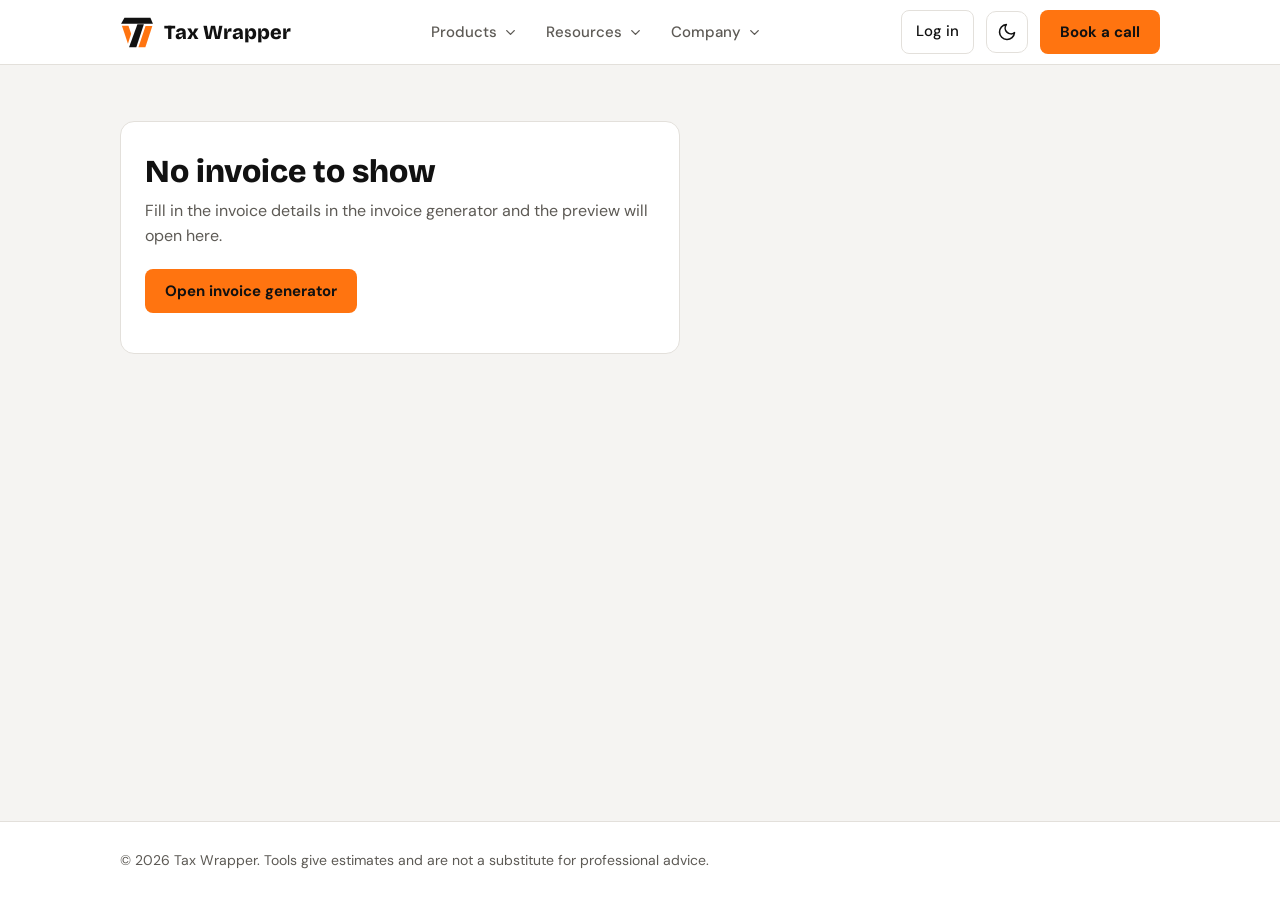
<file: invoice.html>
<!DOCTYPE html>
<html lang="en">
<head>
<meta charset="utf-8">
<meta name="viewport" content="width=device-width, initial-scale=1, viewport-fit=cover">
<title>Invoice preview – Tax Wrapper</title>
<link rel="stylesheet" href="https://fonts.googleapis.com/css2?family=Bricolage+Grotesque:wght@600;800&family=DM+Sans:wght@400;500;700&display=swap">
<link rel="stylesheet" href="css/style.css">
<script>try{var t=localStorage.getItem('tw-theme');if(t==='light'||t==='dark')document.documentElement.setAttribute('data-theme',t)}catch(e){}</script>
</head>
<body class="tp pv" data-need="inv">
<header><div class="w nav">
<a class="brand" href="index.html" aria-label="Tax Wrapper home">
<svg viewBox="180 118 400 370" aria-hidden="true"><polygon fill="var(--ink)" points="230,128 540,128 570,198 190,198"/><polygon fill="var(--ink)" points="385,204 462,204 372,478 285,478"/><polygon fill="#ff7410" points="200,222 278,222 310,318 272,436"/><polygon fill="#ff7410" points="482,224 563,224 480,479 397,479"/></svg>
Tax Wrapper</a>
<nav id="mn" aria-label="Main">
<div class="dd"><button class="dt" type="button" aria-expanded="false" aria-controls="dp-products">Products<svg viewBox="0 0 24 24" fill="none" stroke="currentColor" stroke-width="2.2" stroke-linecap="round" stroke-linejoin="round" aria-hidden="true"><path d="m6 9 6 6 6-6"/></svg></button>
<div class="dp wide" id="dp-products" hidden><p class="dh">Products</p><div class="dcols"><div class="dg"><p class="dgh">Seller tools</p><ul><li data-perm="tds"><a class="di" href="tools.html#tds-interest"><span class="ic2" aria-hidden="true"><svg viewBox="0 0 24 24" fill="none" stroke="currentColor" stroke-width="1.8" stroke-linecap="round" stroke-linejoin="round"><path d="M19 5 5 19"/><circle cx="7.5" cy="7.5" r="2.4"/><circle cx="16.5" cy="16.5" r="2.4"/></svg></span>TDS Interest Calculator</a></li><li data-perm="inv"><a class="di" href="tools.html#invoice"><span class="ic2" aria-hidden="true"><svg viewBox="0 0 24 24" fill="none" stroke="currentColor" stroke-width="1.8" stroke-linecap="round" stroke-linejoin="round"><path d="M7 3h8l4 4v14H7z"/><path d="M14 3v5h5M10 12h6M10 16h6"/></svg></span>Invoice Generator</a></li><li data-perm="cal"><a class="di" href="tools.html#tax-calendar"><span class="ic2" aria-hidden="true"><svg viewBox="0 0 24 24" fill="none" stroke="currentColor" stroke-width="1.8" stroke-linecap="round" stroke-linejoin="round"><rect x="3.5" y="5" width="17" height="15" rx="2.5"/><path d="M8 3v4M16 3v4M3.5 10h17"/></svg></span>Tax Calendar</a></li><li data-perm="tax"><a class="di" href="tools.html#tax-calculator"><span class="ic2" aria-hidden="true"><svg viewBox="0 0 24 24" fill="none" stroke="currentColor" stroke-width="1.8" stroke-linecap="round" stroke-linejoin="round"><rect x="5" y="2.5" width="14" height="19" rx="2.5"/><path d="M8.5 7h7"/><path d="M8.5 12h.01M12 12h.01M15.5 12h.01M8.5 16h.01M12 16h.01M15.5 16h.01"/></svg></span>Tax Calculator</a></li></ul></div><div class="dg"><p class="dgh">Seller services</p><ul><li><a class="di" href="index.html#services"><span class="ic2" aria-hidden="true"><svg viewBox="0 0 24 24" fill="none" stroke="currentColor" stroke-width="1.8" stroke-linecap="round" stroke-linejoin="round"><path d="M4 8h14l-3-3M20 16H6l3 3"/></svg></span>Settlement Reconciliation</a></li><li><a class="di" href="index.html#services"><span class="ic2" aria-hidden="true"><svg viewBox="0 0 24 24" fill="none" stroke="currentColor" stroke-width="1.8" stroke-linecap="round" stroke-linejoin="round"><path d="M6 3h12v18l-3-2-3 2-3-2-3 2z"/><path d="M9 8h6M9 12h6"/></svg></span>GST and TCS Filing</a></li><li><a class="di" href="index.html#services"><span class="ic2" aria-hidden="true"><svg viewBox="0 0 24 24" fill="none" stroke="currentColor" stroke-width="1.8" stroke-linecap="round" stroke-linejoin="round"><path d="M5 4h12a2 2 0 0 1 2 2v14H7a2 2 0 0 1-2-2z"/><path d="M5 18a2 2 0 0 1 2-2h12M9 8h6"/></svg></span>Income Tax and Books</a></li><li><a class="di" href="index.html#consult"><span class="ic2" aria-hidden="true"><svg viewBox="0 0 24 24" fill="none" stroke="currentColor" stroke-width="1.8" stroke-linecap="round" stroke-linejoin="round"><path d="M21 12a8 8 0 0 1-11.6 7.1L4 20.5l1.2-4.4A8 8 0 1 1 21 12z"/><path d="M8.5 11.5h7M8.5 14.5h4"/></svg></span>Consultation</a></li></ul></div></div></div></div>
<div class="dd"><button class="dt" type="button" aria-expanded="false" aria-controls="dp-resources">Resources<svg viewBox="0 0 24 24" fill="none" stroke="currentColor" stroke-width="2.2" stroke-linecap="round" stroke-linejoin="round" aria-hidden="true"><path d="m6 9 6 6 6-6"/></svg></button>
<div class="dp" id="dp-resources" hidden><p class="dh">Resources</p><ul><li><span class="di off" aria-disabled="true"><span class="ic2" aria-hidden="true"><svg viewBox="0 0 24 24" fill="none" stroke="currentColor" stroke-width="1.8" stroke-linecap="round" stroke-linejoin="round"><path d="M12 6c-2-1.5-5-2-8-1.6V18c3-.4 6 .1 8 1.6 2-1.5 5-2 8-1.6V4.4C17 4 14 4.5 12 6z"/><path d="M12 6v13.6"/></svg></span>Blog<em>Soon</em></span></li><li><a class="di" href="tools.html"><span class="ic2" aria-hidden="true"><svg viewBox="0 0 24 24" fill="none" stroke="currentColor" stroke-width="1.8" stroke-linecap="round" stroke-linejoin="round"><rect x="5" y="2.5" width="14" height="19" rx="2.5"/><path d="M8.5 7h7"/><path d="M8.5 12h.01M12 12h.01M15.5 12h.01M8.5 16h.01M12 16h.01M15.5 16h.01"/></svg></span>Calculators &amp; Tools</a></li><li><span class="di off" aria-disabled="true"><span class="ic2" aria-hidden="true"><svg viewBox="0 0 24 24" fill="none" stroke="currentColor" stroke-width="1.8" stroke-linecap="round" stroke-linejoin="round"><path d="M5 20V13M12 20V6M19 20V10"/></svg></span>Case Studies<em>Soon</em></span></li><li><span class="di off" aria-disabled="true"><span class="ic2" aria-hidden="true"><svg viewBox="0 0 24 24" fill="none" stroke="currentColor" stroke-width="1.8" stroke-linecap="round" stroke-linejoin="round"><rect x="3" y="4" width="18" height="12" rx="2"/><path d="M8 20h8M12 16v4"/></svg></span>Webinars<em>Soon</em></span></li></ul></div></div>
<div class="dd"><button class="dt" type="button" aria-expanded="false" aria-controls="dp-company">Company<svg viewBox="0 0 24 24" fill="none" stroke="currentColor" stroke-width="2.2" stroke-linecap="round" stroke-linejoin="round" aria-hidden="true"><path d="m6 9 6 6 6-6"/></svg></button>
<div class="dp" id="dp-company" hidden><p class="dh">Company</p><ul><li><a class="di" href="index.html#services"><span class="ic2" aria-hidden="true"><svg viewBox="0 0 24 24" fill="none" stroke="currentColor" stroke-width="1.8" stroke-linecap="round" stroke-linejoin="round"><circle cx="9" cy="8" r="3"/><path d="M3.5 20a5.5 5.5 0 0 1 11 0"/><circle cx="17" cy="9" r="2.3"/><path d="M16.5 14.2a4.5 4.5 0 0 1 4 4.3"/></svg></span>About Us</a></li><li><a class="di" href="index.html#consult"><span class="ic2" aria-hidden="true"><svg viewBox="0 0 24 24" fill="none" stroke="currentColor" stroke-width="1.8" stroke-linecap="round" stroke-linejoin="round"><path d="M4 14v-2a8 8 0 0 1 16 0v2"/><rect x="3" y="14" width="4" height="6" rx="1.5"/><rect x="17" y="14" width="4" height="6" rx="1.5"/></svg></span>Support</a></li><li><span class="di off" aria-disabled="true"><span class="ic2" aria-hidden="true"><svg viewBox="0 0 24 24" fill="none" stroke="currentColor" stroke-width="1.8" stroke-linecap="round" stroke-linejoin="round"><rect x="3" y="7" width="18" height="13" rx="2.5"/><path d="M9 7V5a2 2 0 0 1 2-2h2a2 2 0 0 1 2 2v2M3 13h18"/></svg></span>Careers<em>Soon</em></span></li><li><span class="di off" aria-disabled="true"><span class="ic2" aria-hidden="true"><svg viewBox="0 0 24 24" fill="none" stroke="currentColor" stroke-width="1.8" stroke-linecap="round" stroke-linejoin="round"><path d="M4 10v4h3l8 4V6L7 10z"/><path d="M18.5 9.5a4 4 0 0 1 0 5"/></svg></span>Media &amp; PR<em>Soon</em></span></li></ul></div></div>
<div class="mrows" id="acctm"></div>
</nav>
<div class="nr">
<span id="acct"></span>
<button class="mb" id="mb" type="button" aria-label="Open menu" aria-expanded="false" aria-controls="mn"><svg class="mi" viewBox="0 0 24 24" fill="none" stroke="currentColor" stroke-width="2" stroke-linecap="round" aria-hidden="true"><path d="M4 7h16M4 12h16M4 17h16"/></svg><svg class="xi" viewBox="0 0 24 24" fill="none" stroke="currentColor" stroke-width="2" stroke-linecap="round" aria-hidden="true"><path d="M6 6l12 12M18 6 6 18"/></svg></button>
<button class="tg" id="tg" type="button" aria-label="Switch to dark mode" title="Switch theme"><svg class="moon" viewBox="0 0 24 24" fill="none" stroke="currentColor" stroke-width="1.9" stroke-linecap="round" stroke-linejoin="round" aria-hidden="true"><path d="M21 12.8A9 9 0 1 1 11.2 3a7 7 0 0 0 9.8 9.8z"/></svg><svg class="sun" viewBox="0 0 24 24" fill="none" stroke="currentColor" stroke-width="1.9" stroke-linecap="round" stroke-linejoin="round" aria-hidden="true"><circle cx="12" cy="12" r="4"/><path d="M12 2v2M12 20v2M4.9 4.9l1.4 1.4M17.7 17.7l1.4 1.4M2 12h2M20 12h2M4.9 19.1l1.4-1.4M17.7 6.3l1.4-1.4"/></svg></button>
<a class="btn" href="index.html#consult">Book a call</a>
</div>
</div></header>

<main id="top">
<section class="alt"><div class="w">
<div class="pv-bar" id="pv_bar">
<div><h2>Invoice preview</h2><p>Check the invoice, then print it or save it as a PDF.</p></div>
<div class="cta"><a class="btn o" href="tools.html#invoice-items">Edit invoice</a><button class="btn" id="pv_p" type="button">Print or save as PDF</button></div>
</div>
<div id="pv"><div id="inv"></div></div>
<div class="pv-e" id="pv_e" hidden>
<h2>No invoice to show</h2>
<p>Fill in the invoice details in the invoice generator and the preview will open here.</p>
<a class="btn" href="tools.html#invoice">Open invoice generator</a>
</div>
</div></section>
</main>

<footer><div class="w">© 2026 Tax Wrapper. Tools give estimates and are not a substitute for professional advice.</div></footer>

<script src="js/utils.js" defer></script>
<script src="js/auth.js" defer></script>
<script src="js/theme.js" defer></script>
<script src="js/menu.js" defer></script>
<script src="js/invoice-core.js" defer></script>
<script src="js/invoice-view.js" defer></script>
<script src="js/perms.js" defer></script>
</body>
</html>
</file>
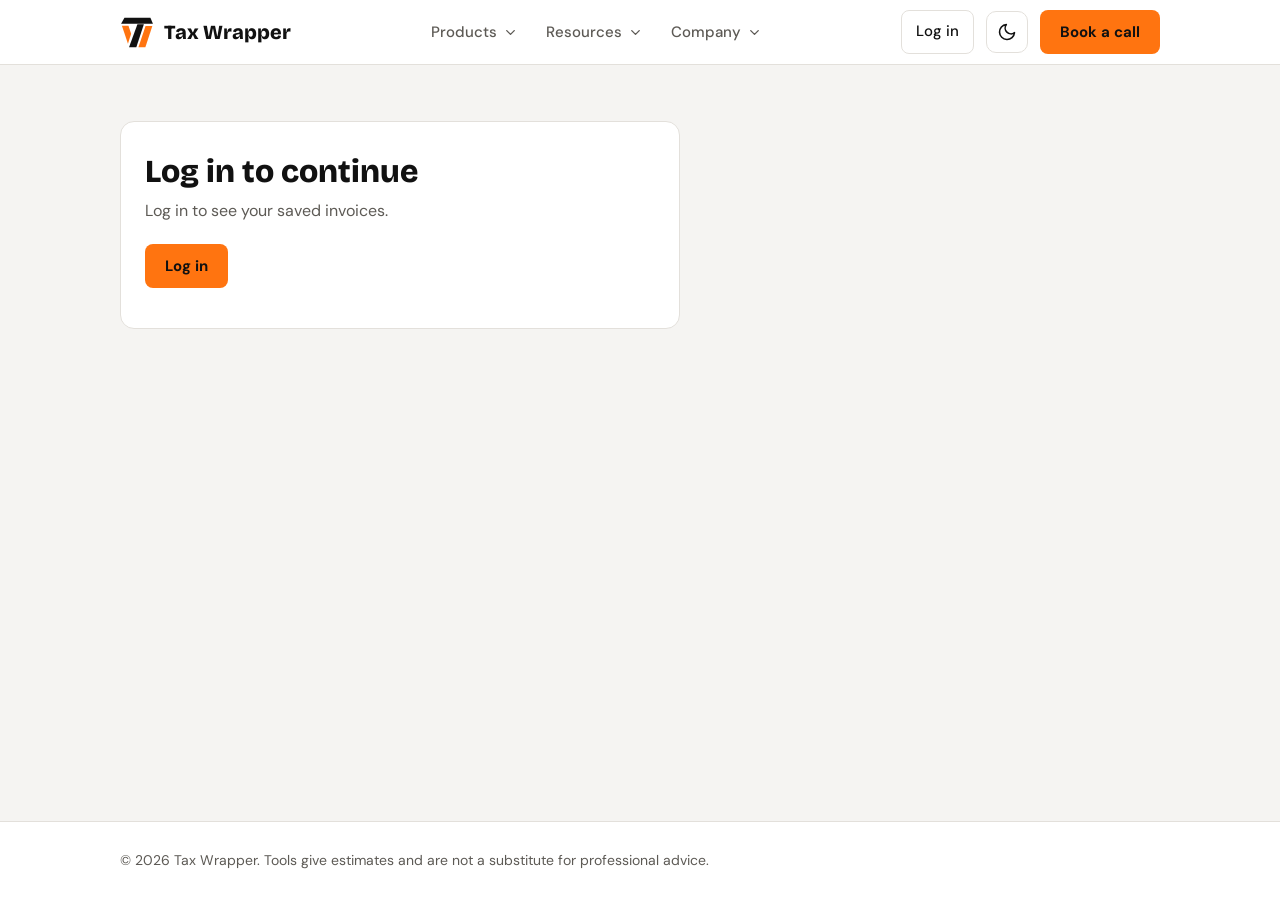
<file: invoices.html>
<!DOCTYPE html>
<html lang="en">
<head>
<meta charset="utf-8">
<meta name="viewport" content="width=device-width, initial-scale=1, viewport-fit=cover">
<title>Invoices – Tax Wrapper</title>
<link rel="stylesheet" href="https://fonts.googleapis.com/css2?family=Bricolage+Grotesque:wght@600;800&family=DM+Sans:wght@400;500;700&display=swap">
<link rel="stylesheet" href="css/style.css">
<script>try{var t=localStorage.getItem('tw-theme');if(t==='light'||t==='dark')document.documentElement.setAttribute('data-theme',t)}catch(e){}</script>
</head>
<body class="tp">
<header><div class="w nav">
<a class="brand" href="index.html" aria-label="Tax Wrapper home">
<svg viewBox="180 118 400 370" aria-hidden="true"><polygon fill="var(--ink)" points="230,128 540,128 570,198 190,198"/><polygon fill="var(--ink)" points="385,204 462,204 372,478 285,478"/><polygon fill="#ff7410" points="200,222 278,222 310,318 272,436"/><polygon fill="#ff7410" points="482,224 563,224 480,479 397,479"/></svg>
Tax Wrapper</a>
<nav id="mn" aria-label="Main">
<div class="dd"><button class="dt" type="button" aria-expanded="false" aria-controls="dp-products">Products<svg viewBox="0 0 24 24" fill="none" stroke="currentColor" stroke-width="2.2" stroke-linecap="round" stroke-linejoin="round" aria-hidden="true"><path d="m6 9 6 6 6-6"/></svg></button>
<div class="dp wide" id="dp-products" hidden><p class="dh">Products</p><div class="dcols"><div class="dg"><p class="dgh">Seller tools</p><ul><li data-perm="tds"><a class="di" href="tools.html#tds-interest"><span class="ic2" aria-hidden="true"><svg viewBox="0 0 24 24" fill="none" stroke="currentColor" stroke-width="1.8" stroke-linecap="round" stroke-linejoin="round"><path d="M19 5 5 19"/><circle cx="7.5" cy="7.5" r="2.4"/><circle cx="16.5" cy="16.5" r="2.4"/></svg></span>TDS Interest Calculator</a></li><li data-perm="inv"><a class="di" href="tools.html#invoice"><span class="ic2" aria-hidden="true"><svg viewBox="0 0 24 24" fill="none" stroke="currentColor" stroke-width="1.8" stroke-linecap="round" stroke-linejoin="round"><path d="M7 3h8l4 4v14H7z"/><path d="M14 3v5h5M10 12h6M10 16h6"/></svg></span>Invoice Generator</a></li><li data-perm="cal"><a class="di" href="tools.html#tax-calendar"><span class="ic2" aria-hidden="true"><svg viewBox="0 0 24 24" fill="none" stroke="currentColor" stroke-width="1.8" stroke-linecap="round" stroke-linejoin="round"><rect x="3.5" y="5" width="17" height="15" rx="2.5"/><path d="M8 3v4M16 3v4M3.5 10h17"/></svg></span>Tax Calendar</a></li><li data-perm="tax"><a class="di" href="tools.html#tax-calculator"><span class="ic2" aria-hidden="true"><svg viewBox="0 0 24 24" fill="none" stroke="currentColor" stroke-width="1.8" stroke-linecap="round" stroke-linejoin="round"><rect x="5" y="2.5" width="14" height="19" rx="2.5"/><path d="M8.5 7h7"/><path d="M8.5 12h.01M12 12h.01M15.5 12h.01M8.5 16h.01M12 16h.01M15.5 16h.01"/></svg></span>Tax Calculator</a></li></ul></div><div class="dg"><p class="dgh">Seller services</p><ul><li><a class="di" href="index.html#services"><span class="ic2" aria-hidden="true"><svg viewBox="0 0 24 24" fill="none" stroke="currentColor" stroke-width="1.8" stroke-linecap="round" stroke-linejoin="round"><path d="M4 8h14l-3-3M20 16H6l3 3"/></svg></span>Settlement Reconciliation</a></li><li><a class="di" href="index.html#services"><span class="ic2" aria-hidden="true"><svg viewBox="0 0 24 24" fill="none" stroke="currentColor" stroke-width="1.8" stroke-linecap="round" stroke-linejoin="round"><path d="M6 3h12v18l-3-2-3 2-3-2-3 2z"/><path d="M9 8h6M9 12h6"/></svg></span>GST and TCS Filing</a></li><li><a class="di" href="index.html#services"><span class="ic2" aria-hidden="true"><svg viewBox="0 0 24 24" fill="none" stroke="currentColor" stroke-width="1.8" stroke-linecap="round" stroke-linejoin="round"><path d="M5 4h12a2 2 0 0 1 2 2v14H7a2 2 0 0 1-2-2z"/><path d="M5 18a2 2 0 0 1 2-2h12M9 8h6"/></svg></span>Income Tax and Books</a></li><li><a class="di" href="index.html#consult"><span class="ic2" aria-hidden="true"><svg viewBox="0 0 24 24" fill="none" stroke="currentColor" stroke-width="1.8" stroke-linecap="round" stroke-linejoin="round"><path d="M21 12a8 8 0 0 1-11.6 7.1L4 20.5l1.2-4.4A8 8 0 1 1 21 12z"/><path d="M8.5 11.5h7M8.5 14.5h4"/></svg></span>Consultation</a></li></ul></div></div></div></div>
<div class="dd"><button class="dt" type="button" aria-expanded="false" aria-controls="dp-resources">Resources<svg viewBox="0 0 24 24" fill="none" stroke="currentColor" stroke-width="2.2" stroke-linecap="round" stroke-linejoin="round" aria-hidden="true"><path d="m6 9 6 6 6-6"/></svg></button>
<div class="dp" id="dp-resources" hidden><p class="dh">Resources</p><ul><li><span class="di off" aria-disabled="true"><span class="ic2" aria-hidden="true"><svg viewBox="0 0 24 24" fill="none" stroke="currentColor" stroke-width="1.8" stroke-linecap="round" stroke-linejoin="round"><path d="M12 6c-2-1.5-5-2-8-1.6V18c3-.4 6 .1 8 1.6 2-1.5 5-2 8-1.6V4.4C17 4 14 4.5 12 6z"/><path d="M12 6v13.6"/></svg></span>Blog<em>Soon</em></span></li><li><a class="di" href="tools.html"><span class="ic2" aria-hidden="true"><svg viewBox="0 0 24 24" fill="none" stroke="currentColor" stroke-width="1.8" stroke-linecap="round" stroke-linejoin="round"><rect x="5" y="2.5" width="14" height="19" rx="2.5"/><path d="M8.5 7h7"/><path d="M8.5 12h.01M12 12h.01M15.5 12h.01M8.5 16h.01M12 16h.01M15.5 16h.01"/></svg></span>Calculators &amp; Tools</a></li><li><span class="di off" aria-disabled="true"><span class="ic2" aria-hidden="true"><svg viewBox="0 0 24 24" fill="none" stroke="currentColor" stroke-width="1.8" stroke-linecap="round" stroke-linejoin="round"><path d="M5 20V13M12 20V6M19 20V10"/></svg></span>Case Studies<em>Soon</em></span></li><li><span class="di off" aria-disabled="true"><span class="ic2" aria-hidden="true"><svg viewBox="0 0 24 24" fill="none" stroke="currentColor" stroke-width="1.8" stroke-linecap="round" stroke-linejoin="round"><rect x="3" y="4" width="18" height="12" rx="2"/><path d="M8 20h8M12 16v4"/></svg></span>Webinars<em>Soon</em></span></li></ul></div></div>
<div class="dd"><button class="dt" type="button" aria-expanded="false" aria-controls="dp-company">Company<svg viewBox="0 0 24 24" fill="none" stroke="currentColor" stroke-width="2.2" stroke-linecap="round" stroke-linejoin="round" aria-hidden="true"><path d="m6 9 6 6 6-6"/></svg></button>
<div class="dp" id="dp-company" hidden><p class="dh">Company</p><ul><li><a class="di" href="index.html#services"><span class="ic2" aria-hidden="true"><svg viewBox="0 0 24 24" fill="none" stroke="currentColor" stroke-width="1.8" stroke-linecap="round" stroke-linejoin="round"><circle cx="9" cy="8" r="3"/><path d="M3.5 20a5.5 5.5 0 0 1 11 0"/><circle cx="17" cy="9" r="2.3"/><path d="M16.5 14.2a4.5 4.5 0 0 1 4 4.3"/></svg></span>About Us</a></li><li><a class="di" href="index.html#consult"><span class="ic2" aria-hidden="true"><svg viewBox="0 0 24 24" fill="none" stroke="currentColor" stroke-width="1.8" stroke-linecap="round" stroke-linejoin="round"><path d="M4 14v-2a8 8 0 0 1 16 0v2"/><rect x="3" y="14" width="4" height="6" rx="1.5"/><rect x="17" y="14" width="4" height="6" rx="1.5"/></svg></span>Support</a></li><li><span class="di off" aria-disabled="true"><span class="ic2" aria-hidden="true"><svg viewBox="0 0 24 24" fill="none" stroke="currentColor" stroke-width="1.8" stroke-linecap="round" stroke-linejoin="round"><rect x="3" y="7" width="18" height="13" rx="2.5"/><path d="M9 7V5a2 2 0 0 1 2-2h2a2 2 0 0 1 2 2v2M3 13h18"/></svg></span>Careers<em>Soon</em></span></li><li><span class="di off" aria-disabled="true"><span class="ic2" aria-hidden="true"><svg viewBox="0 0 24 24" fill="none" stroke="currentColor" stroke-width="1.8" stroke-linecap="round" stroke-linejoin="round"><path d="M4 10v4h3l8 4V6L7 10z"/><path d="M18.5 9.5a4 4 0 0 1 0 5"/></svg></span>Media &amp; PR<em>Soon</em></span></li></ul></div></div>
<div class="mrows" id="acctm"></div>
</nav>
<div class="nr">
<span id="acct"></span>
<button class="mb" id="mb" type="button" aria-label="Open menu" aria-expanded="false" aria-controls="mn"><svg class="mi" viewBox="0 0 24 24" fill="none" stroke="currentColor" stroke-width="2" stroke-linecap="round" aria-hidden="true"><path d="M4 7h16M4 12h16M4 17h16"/></svg><svg class="xi" viewBox="0 0 24 24" fill="none" stroke="currentColor" stroke-width="2" stroke-linecap="round" aria-hidden="true"><path d="M6 6l12 12M18 6 6 18"/></svg></button>
<button class="tg" id="tg" type="button" aria-label="Switch to dark mode" title="Switch theme"><svg class="moon" viewBox="0 0 24 24" fill="none" stroke="currentColor" stroke-width="1.9" stroke-linecap="round" stroke-linejoin="round" aria-hidden="true"><path d="M21 12.8A9 9 0 1 1 11.2 3a7 7 0 0 0 9.8 9.8z"/></svg><svg class="sun" viewBox="0 0 24 24" fill="none" stroke="currentColor" stroke-width="1.9" stroke-linecap="round" stroke-linejoin="round" aria-hidden="true"><circle cx="12" cy="12" r="4"/><path d="M12 2v2M12 20v2M4.9 4.9l1.4 1.4M17.7 17.7l1.4 1.4M2 12h2M20 12h2M4.9 19.1l1.4-1.4M17.7 6.3l1.4-1.4"/></svg></button>
<a class="btn" href="index.html#consult">Book a call</a>
</div>
</div></header>

<main id="top">
<section class="alt dash"><div class="w">
<div id="iv_g" hidden></div>
<div id="iv" hidden>
<div class="dtop">
<div><h2 id="iv_h">My invoices</h2><p id="iv_p"></p></div>
<a class="btn" href="tools.html#invoice">New invoice</a>
</div>
<div class="stats">
<div class="stat"><b id="s_n">0</b><span>Invoices</span></div>
<div class="stat"><b id="s_v">0</b><span>Invoice value</span></div>
<div class="stat"><b id="s_x">0</b><span>GST</span></div>
</div>
<p class="toast" id="d_t" role="status" aria-live="polite" hidden></p>
<div class="dcard fl">
<div class="g">
<label>From date<input type="date" id="f_a"></label>
<label>To date<input type="date" id="f_b"></label>
<label id="f_ul" hidden>User<select id="f_u"></select></label>
</div>
<div class="pre" role="group" aria-label="Quick date ranges"><button class="sb" type="button" data-p="all">All time</button><button class="sb" type="button" data-p="m0">This month</button><button class="sb" type="button" data-p="m1">Last month</button><button class="sb" type="button" data-p="fy">This financial year</button></div>
<p class="note lerr" id="f_e" role="alert"></p>
<div class="cta" style="margin-top:4px"><button class="btn" type="button" id="b_c">Download CSV</button><button class="btn o" type="button" id="b_l">Download line items CSV</button></div>
<p class="note" style="margin:10px 0 0">The date range uses the invoice date. Invoices are saved when you press Preview invoice while logged in.</p>
</div>
<div class="dcard">
<table class="ut">
<thead><tr><th>Invoice</th><th>Date</th><th class="au" hidden>User</th><th>Buyer</th><th class="rt">Total</th><th><span class="sr">Actions</span></th></tr></thead>
<tbody id="i_body"></tbody>
</table>
<p class="note" id="i_none" style="padding:18px 8px" hidden>No invoices in this range yet.</p>
</div>
</div>
</div></section>
</main>

<footer><div class="w">© 2026 Tax Wrapper. Tools give estimates and are not a substitute for professional advice.</div></footer>

<div class="modal" id="r_m" hidden role="alertdialog" aria-modal="true" aria-labelledby="r_h" aria-describedby="r_d">
<div class="mbox" style="max-width:440px">
<h3 id="r_h">Delete invoice?</h3>
<p id="r_d" style="margin:10px 0 18px"></p>
<div class="cta"><button class="btn dngb" type="button" id="r_y">Delete invoice</button><button class="btn o" type="button" id="r_n">Cancel</button></div>
</div>
</div>
<script src="js/utils.js" defer></script>
<script src="js/auth.js" defer></script>
<script src="js/theme.js" defer></script>
<script src="js/menu.js" defer></script>
<script src="js/invoice-core.js" defer></script>
<script src="js/records.js" defer></script>
<script src="js/invoices.js" defer></script>
</body>
</html>
</file>
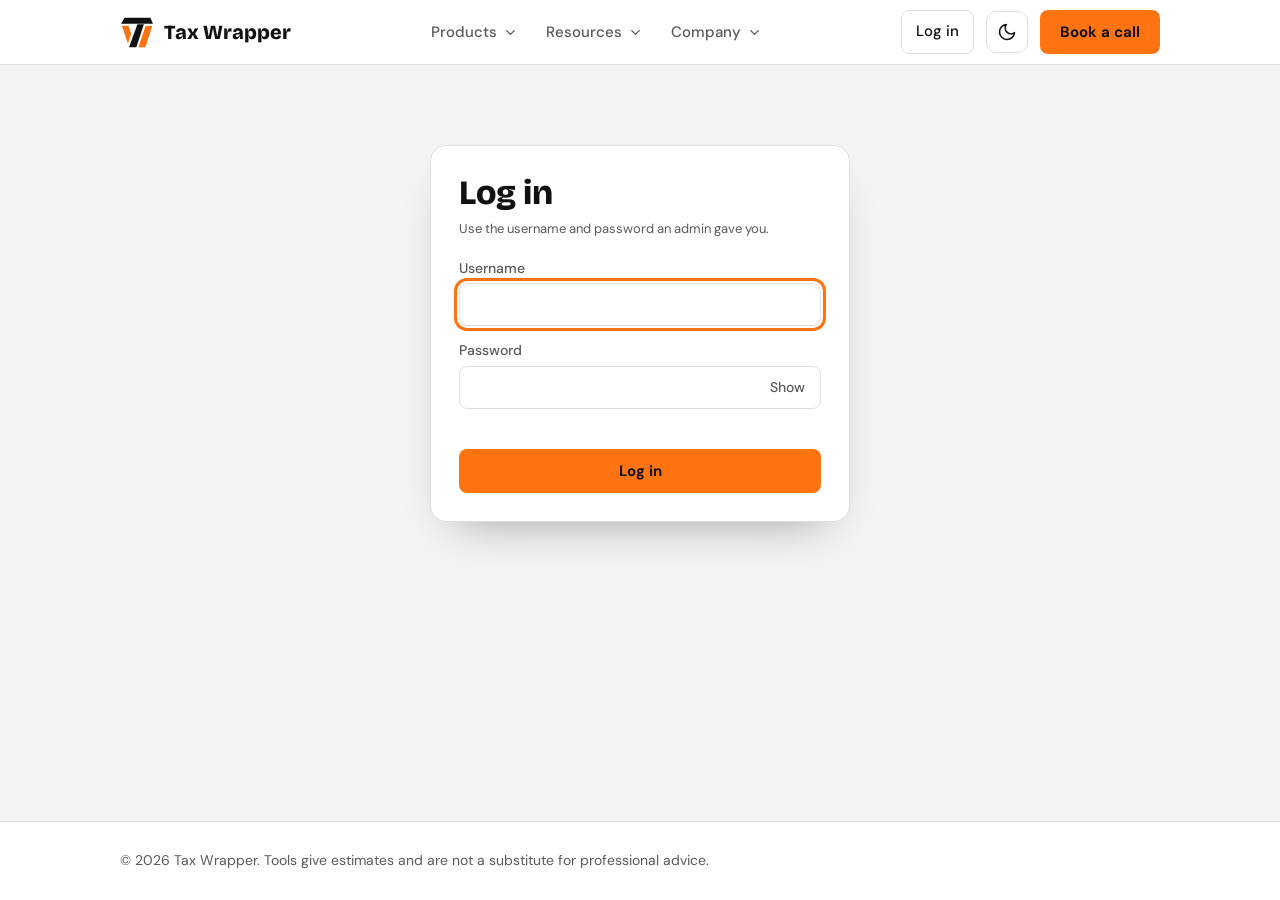
<file: login.html>
<!DOCTYPE html>
<html lang="en">
<head>
<meta charset="utf-8">
<meta name="viewport" content="width=device-width, initial-scale=1, viewport-fit=cover">
<title>Log in – Tax Wrapper</title>
<link rel="stylesheet" href="https://fonts.googleapis.com/css2?family=Bricolage+Grotesque:wght@600;800&family=DM+Sans:wght@400;500;700&display=swap">
<link rel="stylesheet" href="css/style.css">
<script>try{var t=localStorage.getItem('tw-theme');if(t==='light'||t==='dark')document.documentElement.setAttribute('data-theme',t)}catch(e){}</script>
</head>
<body class="tp">
<header><div class="w nav">
<a class="brand" href="index.html" aria-label="Tax Wrapper home">
<svg viewBox="180 118 400 370" aria-hidden="true"><polygon fill="var(--ink)" points="230,128 540,128 570,198 190,198"/><polygon fill="var(--ink)" points="385,204 462,204 372,478 285,478"/><polygon fill="#ff7410" points="200,222 278,222 310,318 272,436"/><polygon fill="#ff7410" points="482,224 563,224 480,479 397,479"/></svg>
Tax Wrapper</a>
<nav id="mn" aria-label="Main">
<div class="dd"><button class="dt" type="button" aria-expanded="false" aria-controls="dp-products">Products<svg viewBox="0 0 24 24" fill="none" stroke="currentColor" stroke-width="2.2" stroke-linecap="round" stroke-linejoin="round" aria-hidden="true"><path d="m6 9 6 6 6-6"/></svg></button>
<div class="dp wide" id="dp-products" hidden><p class="dh">Products</p><div class="dcols"><div class="dg"><p class="dgh">Seller tools</p><ul><li data-perm="tds"><a class="di" href="tools.html#tds-interest"><span class="ic2" aria-hidden="true"><svg viewBox="0 0 24 24" fill="none" stroke="currentColor" stroke-width="1.8" stroke-linecap="round" stroke-linejoin="round"><path d="M19 5 5 19"/><circle cx="7.5" cy="7.5" r="2.4"/><circle cx="16.5" cy="16.5" r="2.4"/></svg></span>TDS Interest Calculator</a></li><li data-perm="inv"><a class="di" href="tools.html#invoice"><span class="ic2" aria-hidden="true"><svg viewBox="0 0 24 24" fill="none" stroke="currentColor" stroke-width="1.8" stroke-linecap="round" stroke-linejoin="round"><path d="M7 3h8l4 4v14H7z"/><path d="M14 3v5h5M10 12h6M10 16h6"/></svg></span>Invoice Generator</a></li><li data-perm="cal"><a class="di" href="tools.html#tax-calendar"><span class="ic2" aria-hidden="true"><svg viewBox="0 0 24 24" fill="none" stroke="currentColor" stroke-width="1.8" stroke-linecap="round" stroke-linejoin="round"><rect x="3.5" y="5" width="17" height="15" rx="2.5"/><path d="M8 3v4M16 3v4M3.5 10h17"/></svg></span>Tax Calendar</a></li><li data-perm="tax"><a class="di" href="tools.html#tax-calculator"><span class="ic2" aria-hidden="true"><svg viewBox="0 0 24 24" fill="none" stroke="currentColor" stroke-width="1.8" stroke-linecap="round" stroke-linejoin="round"><rect x="5" y="2.5" width="14" height="19" rx="2.5"/><path d="M8.5 7h7"/><path d="M8.5 12h.01M12 12h.01M15.5 12h.01M8.5 16h.01M12 16h.01M15.5 16h.01"/></svg></span>Tax Calculator</a></li></ul></div><div class="dg"><p class="dgh">Seller services</p><ul><li><a class="di" href="index.html#services"><span class="ic2" aria-hidden="true"><svg viewBox="0 0 24 24" fill="none" stroke="currentColor" stroke-width="1.8" stroke-linecap="round" stroke-linejoin="round"><path d="M4 8h14l-3-3M20 16H6l3 3"/></svg></span>Settlement Reconciliation</a></li><li><a class="di" href="index.html#services"><span class="ic2" aria-hidden="true"><svg viewBox="0 0 24 24" fill="none" stroke="currentColor" stroke-width="1.8" stroke-linecap="round" stroke-linejoin="round"><path d="M6 3h12v18l-3-2-3 2-3-2-3 2z"/><path d="M9 8h6M9 12h6"/></svg></span>GST and TCS Filing</a></li><li><a class="di" href="index.html#services"><span class="ic2" aria-hidden="true"><svg viewBox="0 0 24 24" fill="none" stroke="currentColor" stroke-width="1.8" stroke-linecap="round" stroke-linejoin="round"><path d="M5 4h12a2 2 0 0 1 2 2v14H7a2 2 0 0 1-2-2z"/><path d="M5 18a2 2 0 0 1 2-2h12M9 8h6"/></svg></span>Income Tax and Books</a></li><li><a class="di" href="index.html#consult"><span class="ic2" aria-hidden="true"><svg viewBox="0 0 24 24" fill="none" stroke="currentColor" stroke-width="1.8" stroke-linecap="round" stroke-linejoin="round"><path d="M21 12a8 8 0 0 1-11.6 7.1L4 20.5l1.2-4.4A8 8 0 1 1 21 12z"/><path d="M8.5 11.5h7M8.5 14.5h4"/></svg></span>Consultation</a></li></ul></div></div></div></div>
<div class="dd"><button class="dt" type="button" aria-expanded="false" aria-controls="dp-resources">Resources<svg viewBox="0 0 24 24" fill="none" stroke="currentColor" stroke-width="2.2" stroke-linecap="round" stroke-linejoin="round" aria-hidden="true"><path d="m6 9 6 6 6-6"/></svg></button>
<div class="dp" id="dp-resources" hidden><p class="dh">Resources</p><ul><li><span class="di off" aria-disabled="true"><span class="ic2" aria-hidden="true"><svg viewBox="0 0 24 24" fill="none" stroke="currentColor" stroke-width="1.8" stroke-linecap="round" stroke-linejoin="round"><path d="M12 6c-2-1.5-5-2-8-1.6V18c3-.4 6 .1 8 1.6 2-1.5 5-2 8-1.6V4.4C17 4 14 4.5 12 6z"/><path d="M12 6v13.6"/></svg></span>Blog<em>Soon</em></span></li><li><a class="di" href="tools.html"><span class="ic2" aria-hidden="true"><svg viewBox="0 0 24 24" fill="none" stroke="currentColor" stroke-width="1.8" stroke-linecap="round" stroke-linejoin="round"><rect x="5" y="2.5" width="14" height="19" rx="2.5"/><path d="M8.5 7h7"/><path d="M8.5 12h.01M12 12h.01M15.5 12h.01M8.5 16h.01M12 16h.01M15.5 16h.01"/></svg></span>Calculators &amp; Tools</a></li><li><span class="di off" aria-disabled="true"><span class="ic2" aria-hidden="true"><svg viewBox="0 0 24 24" fill="none" stroke="currentColor" stroke-width="1.8" stroke-linecap="round" stroke-linejoin="round"><path d="M5 20V13M12 20V6M19 20V10"/></svg></span>Case Studies<em>Soon</em></span></li><li><span class="di off" aria-disabled="true"><span class="ic2" aria-hidden="true"><svg viewBox="0 0 24 24" fill="none" stroke="currentColor" stroke-width="1.8" stroke-linecap="round" stroke-linejoin="round"><rect x="3" y="4" width="18" height="12" rx="2"/><path d="M8 20h8M12 16v4"/></svg></span>Webinars<em>Soon</em></span></li></ul></div></div>
<div class="dd"><button class="dt" type="button" aria-expanded="false" aria-controls="dp-company">Company<svg viewBox="0 0 24 24" fill="none" stroke="currentColor" stroke-width="2.2" stroke-linecap="round" stroke-linejoin="round" aria-hidden="true"><path d="m6 9 6 6 6-6"/></svg></button>
<div class="dp" id="dp-company" hidden><p class="dh">Company</p><ul><li><a class="di" href="index.html#services"><span class="ic2" aria-hidden="true"><svg viewBox="0 0 24 24" fill="none" stroke="currentColor" stroke-width="1.8" stroke-linecap="round" stroke-linejoin="round"><circle cx="9" cy="8" r="3"/><path d="M3.5 20a5.5 5.5 0 0 1 11 0"/><circle cx="17" cy="9" r="2.3"/><path d="M16.5 14.2a4.5 4.5 0 0 1 4 4.3"/></svg></span>About Us</a></li><li><a class="di" href="index.html#consult"><span class="ic2" aria-hidden="true"><svg viewBox="0 0 24 24" fill="none" stroke="currentColor" stroke-width="1.8" stroke-linecap="round" stroke-linejoin="round"><path d="M4 14v-2a8 8 0 0 1 16 0v2"/><rect x="3" y="14" width="4" height="6" rx="1.5"/><rect x="17" y="14" width="4" height="6" rx="1.5"/></svg></span>Support</a></li><li><span class="di off" aria-disabled="true"><span class="ic2" aria-hidden="true"><svg viewBox="0 0 24 24" fill="none" stroke="currentColor" stroke-width="1.8" stroke-linecap="round" stroke-linejoin="round"><rect x="3" y="7" width="18" height="13" rx="2.5"/><path d="M9 7V5a2 2 0 0 1 2-2h2a2 2 0 0 1 2 2v2M3 13h18"/></svg></span>Careers<em>Soon</em></span></li><li><span class="di off" aria-disabled="true"><span class="ic2" aria-hidden="true"><svg viewBox="0 0 24 24" fill="none" stroke="currentColor" stroke-width="1.8" stroke-linecap="round" stroke-linejoin="round"><path d="M4 10v4h3l8 4V6L7 10z"/><path d="M18.5 9.5a4 4 0 0 1 0 5"/></svg></span>Media &amp; PR<em>Soon</em></span></li></ul></div></div>
<div class="mrows" id="acctm"></div>
</nav>
<div class="nr">
<span id="acct"></span>
<button class="mb" id="mb" type="button" aria-label="Open menu" aria-expanded="false" aria-controls="mn"><svg class="mi" viewBox="0 0 24 24" fill="none" stroke="currentColor" stroke-width="2" stroke-linecap="round" aria-hidden="true"><path d="M4 7h16M4 12h16M4 17h16"/></svg><svg class="xi" viewBox="0 0 24 24" fill="none" stroke="currentColor" stroke-width="2" stroke-linecap="round" aria-hidden="true"><path d="M6 6l12 12M18 6 6 18"/></svg></button>
<button class="tg" id="tg" type="button" aria-label="Switch to dark mode" title="Switch theme"><svg class="moon" viewBox="0 0 24 24" fill="none" stroke="currentColor" stroke-width="1.9" stroke-linecap="round" stroke-linejoin="round" aria-hidden="true"><path d="M21 12.8A9 9 0 1 1 11.2 3a7 7 0 0 0 9.8 9.8z"/></svg><svg class="sun" viewBox="0 0 24 24" fill="none" stroke="currentColor" stroke-width="1.9" stroke-linecap="round" stroke-linejoin="round" aria-hidden="true"><circle cx="12" cy="12" r="4"/><path d="M12 2v2M12 20v2M4.9 4.9l1.4 1.4M17.7 17.7l1.4 1.4M2 12h2M20 12h2M4.9 19.1l1.4-1.4M17.7 6.3l1.4-1.4"/></svg></button>
<a class="btn" href="index.html#consult">Book a call</a>
</div>
</div></header>

<main id="top">
<section class="alt"><div class="w">
<div class="lcard" id="l_form_wrap">
<h2>Log in</h2>
<p class="note" style="margin:8px 0 18px">Use the username and password an admin gave you.</p>
<form id="l_f" novalidate>
<label>Username<input id="l_u" autocomplete="username" autocapitalize="none" spellcheck="false"></label>
<label style="margin-top:14px">Password<span class="pw"><input id="l_p" type="password" autocomplete="current-password"><button class="pwt" id="l_s" type="button" aria-label="Show password">Show</button></span></label>
<p class="note lerr" id="l_e" role="alert"></p>
<button class="btn" type="submit" style="width:100%">Log in</button>
</form>
</div>
<div class="lcard" id="l_in" hidden>
<h2>You’re logged in</h2>
<p class="note" style="margin:8px 0 18px" id="l_who"></p>
<div class="cta"><a class="btn" id="l_go" href="tools.html">Continue</a><button class="btn o" id="l_out" type="button">Log out</button></div>
</div>
</div></section>
</main>

<footer><div class="w">© 2026 Tax Wrapper. Tools give estimates and are not a substitute for professional advice.</div></footer>

<script src="js/utils.js" defer></script>
<script src="js/auth.js" defer></script>
<script src="js/theme.js" defer></script>
<script src="js/menu.js" defer></script>
<script src="js/login.js" defer></script>
</body>
</html>
</file>
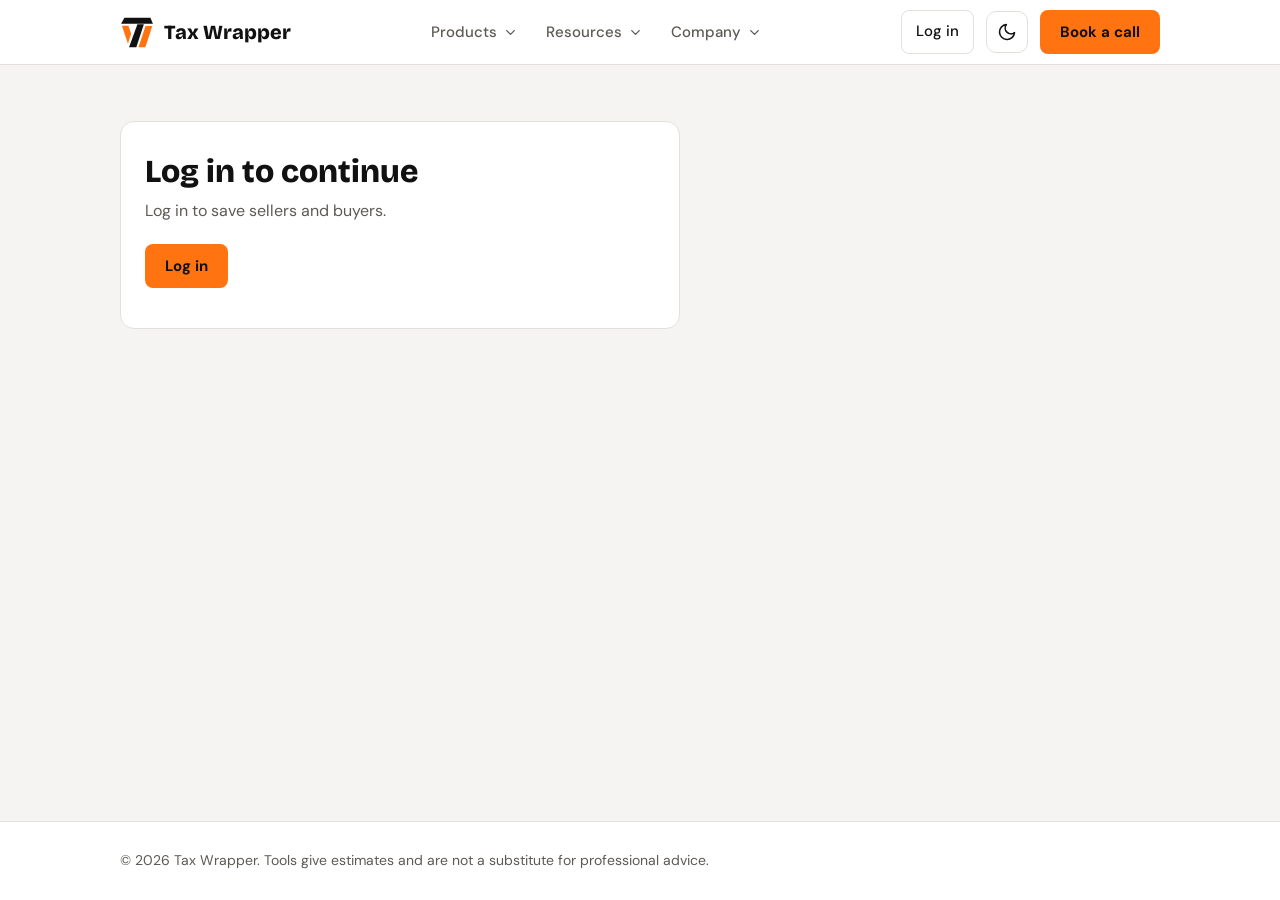
<file: masters.html>
<!DOCTYPE html>
<html lang="en">
<head>
<meta charset="utf-8">
<meta name="viewport" content="width=device-width, initial-scale=1, viewport-fit=cover">
<title>Saved parties – Tax Wrapper</title>
<link rel="stylesheet" href="https://fonts.googleapis.com/css2?family=Bricolage+Grotesque:wght@600;800&family=DM+Sans:wght@400;500;700&display=swap">
<link rel="stylesheet" href="css/style.css">
<script>try{var t=localStorage.getItem('tw-theme');if(t==='light'||t==='dark')document.documentElement.setAttribute('data-theme',t)}catch(e){}</script>
</head>
<body class="tp">
<header><div class="w nav">
<a class="brand" href="index.html" aria-label="Tax Wrapper home">
<svg viewBox="180 118 400 370" aria-hidden="true"><polygon fill="var(--ink)" points="230,128 540,128 570,198 190,198"/><polygon fill="var(--ink)" points="385,204 462,204 372,478 285,478"/><polygon fill="#ff7410" points="200,222 278,222 310,318 272,436"/><polygon fill="#ff7410" points="482,224 563,224 480,479 397,479"/></svg>
Tax Wrapper</a>
<nav id="mn" aria-label="Main">
<div class="dd"><button class="dt" type="button" aria-expanded="false" aria-controls="dp-products">Products<svg viewBox="0 0 24 24" fill="none" stroke="currentColor" stroke-width="2.2" stroke-linecap="round" stroke-linejoin="round" aria-hidden="true"><path d="m6 9 6 6 6-6"/></svg></button>
<div class="dp wide" id="dp-products" hidden><p class="dh">Products</p><div class="dcols"><div class="dg"><p class="dgh">Seller tools</p><ul><li data-perm="tds"><a class="di" href="tools.html#tds-interest"><span class="ic2" aria-hidden="true"><svg viewBox="0 0 24 24" fill="none" stroke="currentColor" stroke-width="1.8" stroke-linecap="round" stroke-linejoin="round"><path d="M19 5 5 19"/><circle cx="7.5" cy="7.5" r="2.4"/><circle cx="16.5" cy="16.5" r="2.4"/></svg></span>TDS Interest Calculator</a></li><li data-perm="inv"><a class="di" href="tools.html#invoice"><span class="ic2" aria-hidden="true"><svg viewBox="0 0 24 24" fill="none" stroke="currentColor" stroke-width="1.8" stroke-linecap="round" stroke-linejoin="round"><path d="M7 3h8l4 4v14H7z"/><path d="M14 3v5h5M10 12h6M10 16h6"/></svg></span>Invoice Generator</a></li><li data-perm="cal"><a class="di" href="tools.html#tax-calendar"><span class="ic2" aria-hidden="true"><svg viewBox="0 0 24 24" fill="none" stroke="currentColor" stroke-width="1.8" stroke-linecap="round" stroke-linejoin="round"><rect x="3.5" y="5" width="17" height="15" rx="2.5"/><path d="M8 3v4M16 3v4M3.5 10h17"/></svg></span>Tax Calendar</a></li><li data-perm="tax"><a class="di" href="tools.html#tax-calculator"><span class="ic2" aria-hidden="true"><svg viewBox="0 0 24 24" fill="none" stroke="currentColor" stroke-width="1.8" stroke-linecap="round" stroke-linejoin="round"><rect x="5" y="2.5" width="14" height="19" rx="2.5"/><path d="M8.5 7h7"/><path d="M8.5 12h.01M12 12h.01M15.5 12h.01M8.5 16h.01M12 16h.01M15.5 16h.01"/></svg></span>Tax Calculator</a></li></ul></div><div class="dg"><p class="dgh">Seller services</p><ul><li><a class="di" href="index.html#services"><span class="ic2" aria-hidden="true"><svg viewBox="0 0 24 24" fill="none" stroke="currentColor" stroke-width="1.8" stroke-linecap="round" stroke-linejoin="round"><path d="M4 8h14l-3-3M20 16H6l3 3"/></svg></span>Settlement Reconciliation</a></li><li><a class="di" href="index.html#services"><span class="ic2" aria-hidden="true"><svg viewBox="0 0 24 24" fill="none" stroke="currentColor" stroke-width="1.8" stroke-linecap="round" stroke-linejoin="round"><path d="M6 3h12v18l-3-2-3 2-3-2-3 2z"/><path d="M9 8h6M9 12h6"/></svg></span>GST and TCS Filing</a></li><li><a class="di" href="index.html#services"><span class="ic2" aria-hidden="true"><svg viewBox="0 0 24 24" fill="none" stroke="currentColor" stroke-width="1.8" stroke-linecap="round" stroke-linejoin="round"><path d="M5 4h12a2 2 0 0 1 2 2v14H7a2 2 0 0 1-2-2z"/><path d="M5 18a2 2 0 0 1 2-2h12M9 8h6"/></svg></span>Income Tax and Books</a></li><li><a class="di" href="index.html#consult"><span class="ic2" aria-hidden="true"><svg viewBox="0 0 24 24" fill="none" stroke="currentColor" stroke-width="1.8" stroke-linecap="round" stroke-linejoin="round"><path d="M21 12a8 8 0 0 1-11.6 7.1L4 20.5l1.2-4.4A8 8 0 1 1 21 12z"/><path d="M8.5 11.5h7M8.5 14.5h4"/></svg></span>Consultation</a></li></ul></div></div></div></div>
<div class="dd"><button class="dt" type="button" aria-expanded="false" aria-controls="dp-resources">Resources<svg viewBox="0 0 24 24" fill="none" stroke="currentColor" stroke-width="2.2" stroke-linecap="round" stroke-linejoin="round" aria-hidden="true"><path d="m6 9 6 6 6-6"/></svg></button>
<div class="dp" id="dp-resources" hidden><p class="dh">Resources</p><ul><li><span class="di off" aria-disabled="true"><span class="ic2" aria-hidden="true"><svg viewBox="0 0 24 24" fill="none" stroke="currentColor" stroke-width="1.8" stroke-linecap="round" stroke-linejoin="round"><path d="M12 6c-2-1.5-5-2-8-1.6V18c3-.4 6 .1 8 1.6 2-1.5 5-2 8-1.6V4.4C17 4 14 4.5 12 6z"/><path d="M12 6v13.6"/></svg></span>Blog<em>Soon</em></span></li><li><a class="di" href="tools.html"><span class="ic2" aria-hidden="true"><svg viewBox="0 0 24 24" fill="none" stroke="currentColor" stroke-width="1.8" stroke-linecap="round" stroke-linejoin="round"><rect x="5" y="2.5" width="14" height="19" rx="2.5"/><path d="M8.5 7h7"/><path d="M8.5 12h.01M12 12h.01M15.5 12h.01M8.5 16h.01M12 16h.01M15.5 16h.01"/></svg></span>Calculators &amp; Tools</a></li><li><span class="di off" aria-disabled="true"><span class="ic2" aria-hidden="true"><svg viewBox="0 0 24 24" fill="none" stroke="currentColor" stroke-width="1.8" stroke-linecap="round" stroke-linejoin="round"><path d="M5 20V13M12 20V6M19 20V10"/></svg></span>Case Studies<em>Soon</em></span></li><li><span class="di off" aria-disabled="true"><span class="ic2" aria-hidden="true"><svg viewBox="0 0 24 24" fill="none" stroke="currentColor" stroke-width="1.8" stroke-linecap="round" stroke-linejoin="round"><rect x="3" y="4" width="18" height="12" rx="2"/><path d="M8 20h8M12 16v4"/></svg></span>Webinars<em>Soon</em></span></li></ul></div></div>
<div class="dd"><button class="dt" type="button" aria-expanded="false" aria-controls="dp-company">Company<svg viewBox="0 0 24 24" fill="none" stroke="currentColor" stroke-width="2.2" stroke-linecap="round" stroke-linejoin="round" aria-hidden="true"><path d="m6 9 6 6 6-6"/></svg></button>
<div class="dp" id="dp-company" hidden><p class="dh">Company</p><ul><li><a class="di" href="index.html#services"><span class="ic2" aria-hidden="true"><svg viewBox="0 0 24 24" fill="none" stroke="currentColor" stroke-width="1.8" stroke-linecap="round" stroke-linejoin="round"><circle cx="9" cy="8" r="3"/><path d="M3.5 20a5.5 5.5 0 0 1 11 0"/><circle cx="17" cy="9" r="2.3"/><path d="M16.5 14.2a4.5 4.5 0 0 1 4 4.3"/></svg></span>About Us</a></li><li><a class="di" href="index.html#consult"><span class="ic2" aria-hidden="true"><svg viewBox="0 0 24 24" fill="none" stroke="currentColor" stroke-width="1.8" stroke-linecap="round" stroke-linejoin="round"><path d="M4 14v-2a8 8 0 0 1 16 0v2"/><rect x="3" y="14" width="4" height="6" rx="1.5"/><rect x="17" y="14" width="4" height="6" rx="1.5"/></svg></span>Support</a></li><li><span class="di off" aria-disabled="true"><span class="ic2" aria-hidden="true"><svg viewBox="0 0 24 24" fill="none" stroke="currentColor" stroke-width="1.8" stroke-linecap="round" stroke-linejoin="round"><rect x="3" y="7" width="18" height="13" rx="2.5"/><path d="M9 7V5a2 2 0 0 1 2-2h2a2 2 0 0 1 2 2v2M3 13h18"/></svg></span>Careers<em>Soon</em></span></li><li><span class="di off" aria-disabled="true"><span class="ic2" aria-hidden="true"><svg viewBox="0 0 24 24" fill="none" stroke="currentColor" stroke-width="1.8" stroke-linecap="round" stroke-linejoin="round"><path d="M4 10v4h3l8 4V6L7 10z"/><path d="M18.5 9.5a4 4 0 0 1 0 5"/></svg></span>Media &amp; PR<em>Soon</em></span></li></ul></div></div>
<div class="mrows" id="acctm"></div>
</nav>
<div class="nr">
<span id="acct"></span>
<button class="mb" id="mb" type="button" aria-label="Open menu" aria-expanded="false" aria-controls="mn"><svg class="mi" viewBox="0 0 24 24" fill="none" stroke="currentColor" stroke-width="2" stroke-linecap="round" aria-hidden="true"><path d="M4 7h16M4 12h16M4 17h16"/></svg><svg class="xi" viewBox="0 0 24 24" fill="none" stroke="currentColor" stroke-width="2" stroke-linecap="round" aria-hidden="true"><path d="M6 6l12 12M18 6 6 18"/></svg></button>
<button class="tg" id="tg" type="button" aria-label="Switch to dark mode" title="Switch theme"><svg class="moon" viewBox="0 0 24 24" fill="none" stroke="currentColor" stroke-width="1.9" stroke-linecap="round" stroke-linejoin="round" aria-hidden="true"><path d="M21 12.8A9 9 0 1 1 11.2 3a7 7 0 0 0 9.8 9.8z"/></svg><svg class="sun" viewBox="0 0 24 24" fill="none" stroke="currentColor" stroke-width="1.9" stroke-linecap="round" stroke-linejoin="round" aria-hidden="true"><circle cx="12" cy="12" r="4"/><path d="M12 2v2M12 20v2M4.9 4.9l1.4 1.4M17.7 17.7l1.4 1.4M2 12h2M20 12h2M4.9 19.1l1.4-1.4M17.7 6.3l1.4-1.4"/></svg></button>
<a class="btn" href="index.html#consult">Book a call</a>
</div>
</div></header>

<main id="top">
<section class="alt dash"><div class="w">
<div id="ms_gate" hidden></div>
<div id="ms" hidden>
<div class="dtop">
<div><h2>Saved parties</h2><p>Save your sellers and buyers once and pick them in the invoice generator. Only you can see and change your list.</p></div>
<button class="btn" id="ms_add" type="button">Add party</button>
</div>
<p class="toast" id="d_t" role="status" aria-live="polite" hidden></p>
<div class="dcard fl">
<div class="g">
<label>Search<input id="ms_q" type="search" placeholder="Name or GST number" autocomplete="off"></label>
<label>Show<select id="ms_f1"><option value="">All</option><option value="seller">Sellers</option><option value="buyer">Buyers</option><option value="other">Other</option></select></label>
</div>
</div>
<div class="dcard">
<table class="ut">
<thead><tr><th>Name</th><th>Category</th><th>GST number</th><th>State</th><th><span class="sr">Actions</span></th></tr></thead>
<tbody id="ms_body"></tbody>
</table>
<p class="note" id="ms_none" style="padding:18px 8px" hidden></p>
</div>
</div>
</div></section>
</main>

<footer><div class="w">© 2026 Tax Wrapper. Tools give estimates and are not a substitute for professional advice.</div></footer>

<div class="modal" id="ms_m" hidden role="dialog" aria-modal="true" aria-labelledby="ms_h">
<form class="mbox" id="ms_f" novalidate>
<h3 id="ms_h">Add party</h3>
<p class="note" style="margin:6px 0 0">Fields marked * are required.</p>
<div class="g" style="margin-top:14px">
<label>Name *<input id="ms_n" autocomplete="off" maxlength="120"></label>
<label>Category *<select id="ms_c"><option value="">Choose…</option><option value="seller">Seller</option><option value="buyer">Buyer</option><option value="other">Other</option></select></label>
</div>
<p class="note" id="ms_cn" style="margin:6px 0 0">Sellers appear only in the Seller list of the invoice generator, buyers only in the Buyer list. Other is kept here only.</p>
<label style="display:block;margin-top:14px">Address *<textarea id="ms_a" rows="3" maxlength="300"></textarea></label>
<div class="g" style="margin-top:14px">
<label>State *<select id="ms_s"></select></label>
<label>Pincode *<input id="ms_p" inputmode="numeric" maxlength="6" placeholder="110001" autocomplete="off"></label>
</div>
<fieldset class="pf"><legend>GST details</legend>
<label>GST number<input id="ms_g" maxlength="15" placeholder="03AAAAA0000A1Z5" autocapitalize="characters" autocomplete="off"></label>
<p class="note" style="margin:8px 0 0">Leave blank if unregistered. The invoice will then use the state above.</p>
</fieldset>
<fieldset class="pf"><legend>Banking details (if applicable)</legend>
<div class="g">
<label>Account holder<input id="ms_bh" autocomplete="off" maxlength="120"></label>
<label>Bank name<input id="ms_bn" autocomplete="off" maxlength="120"></label>
<label>Account number<input id="ms_ba" inputmode="numeric" maxlength="18" autocomplete="off"></label>
<label>IFSC code<input id="ms_bi" maxlength="11" autocapitalize="characters" placeholder="HDFC0001234" autocomplete="off"></label>
<label>Branch<input id="ms_br" autocomplete="off" maxlength="120"></label>
</div>
<p class="note" style="margin:8px 0 0">For a seller, these print on the invoice as Company’s Bank Details.</p>
</fieldset>
<p class="note lerr" id="ms_e" role="alert"></p>
<div class="cta" style="margin-top:6px"><button class="btn" type="submit" id="ms_s2">Save party</button><button class="btn o" type="button" id="ms_c2">Cancel</button></div>
</form>
</div>
<div class="modal" id="r_m" hidden role="alertdialog" aria-modal="true" aria-labelledby="r_h" aria-describedby="r_d">
<div class="mbox" style="max-width:440px">
<h3 id="r_h">Delete party?</h3>
<p id="r_d" style="margin:10px 0 18px"></p>
<div class="cta"><button class="btn dngb" type="button" id="r_y">Delete party</button><button class="btn o" type="button" id="r_n">Cancel</button></div>
</div>
</div>
<script src="js/utils.js" defer></script>
<script src="js/auth.js" defer></script>
<script src="js/theme.js" defer></script>
<script src="js/menu.js" defer></script>
<script src="js/invoice-core.js" defer></script>
<script src="js/records.js" defer></script>
<script src="js/masters.js" defer></script>
</body>
</html>
</file>
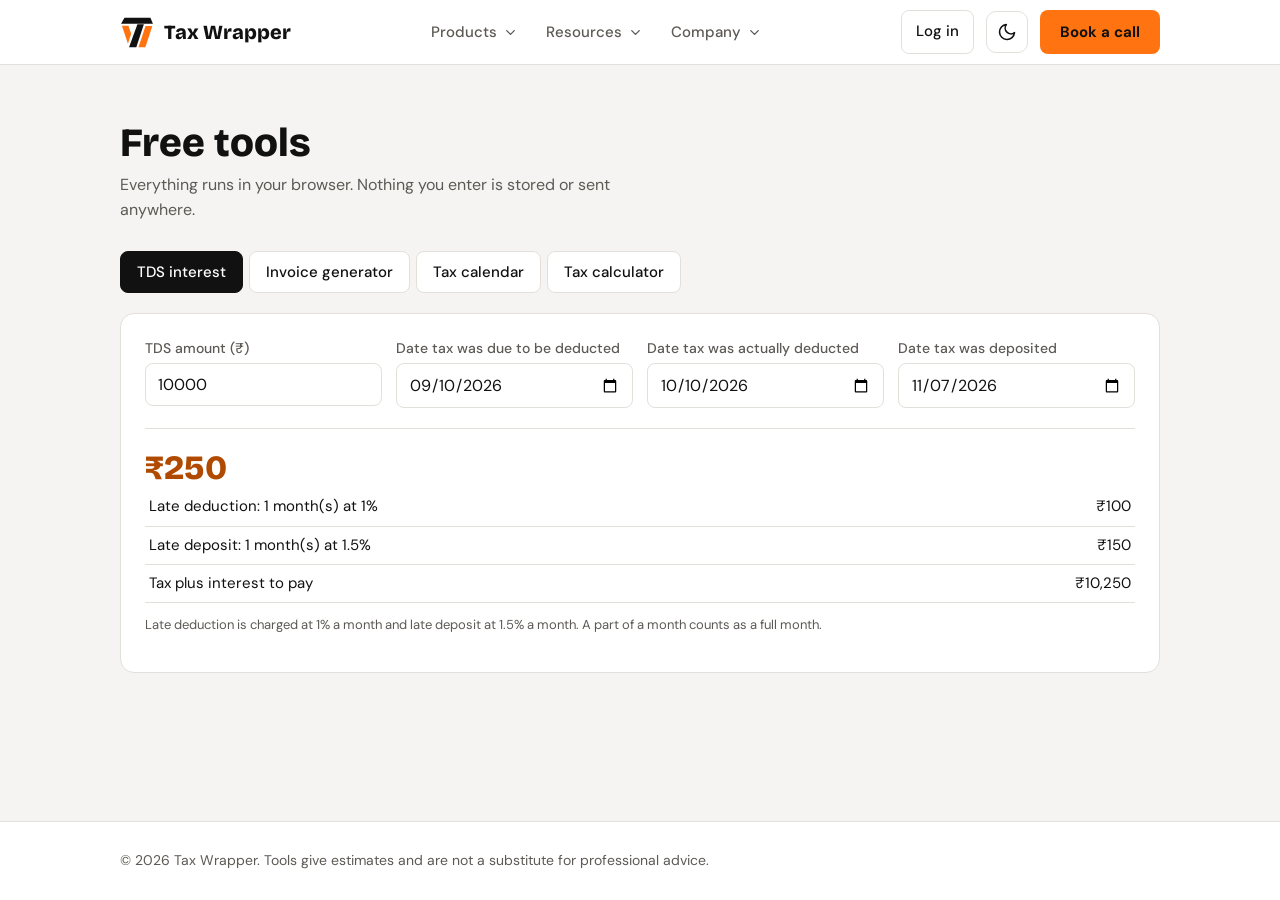
<file: tools.html>
<!DOCTYPE html>
<html lang="en">
<head>
<meta charset="utf-8">
<meta name="viewport" content="width=device-width, initial-scale=1, viewport-fit=cover">
<title>Free tax tools – Tax Wrapper</title>
<link rel="stylesheet" href="https://fonts.googleapis.com/css2?family=Bricolage+Grotesque:wght@600;800&family=DM+Sans:wght@400;500;700&display=swap">
<link rel="stylesheet" href="css/style.css">
<script>try{var t=localStorage.getItem('tw-theme');if(t==='light'||t==='dark')document.documentElement.setAttribute('data-theme',t)}catch(e){}</script>
</head>
<body class="tp">
<header><div class="w nav">
<a class="brand" href="index.html" aria-label="Tax Wrapper home">
<svg viewBox="180 118 400 370" aria-hidden="true"><polygon fill="var(--ink)" points="230,128 540,128 570,198 190,198"/><polygon fill="var(--ink)" points="385,204 462,204 372,478 285,478"/><polygon fill="#ff7410" points="200,222 278,222 310,318 272,436"/><polygon fill="#ff7410" points="482,224 563,224 480,479 397,479"/></svg>
Tax Wrapper</a>
<nav id="mn" aria-label="Main">
<div class="dd"><button class="dt" type="button" aria-expanded="false" aria-controls="dp-products">Products<svg viewBox="0 0 24 24" fill="none" stroke="currentColor" stroke-width="2.2" stroke-linecap="round" stroke-linejoin="round" aria-hidden="true"><path d="m6 9 6 6 6-6"/></svg></button>
<div class="dp wide" id="dp-products" hidden><p class="dh">Products</p><div class="dcols"><div class="dg"><p class="dgh">Seller tools</p><ul><li data-perm="tds"><a class="di" href="tools.html#tds-interest"><span class="ic2" aria-hidden="true"><svg viewBox="0 0 24 24" fill="none" stroke="currentColor" stroke-width="1.8" stroke-linecap="round" stroke-linejoin="round"><path d="M19 5 5 19"/><circle cx="7.5" cy="7.5" r="2.4"/><circle cx="16.5" cy="16.5" r="2.4"/></svg></span>TDS Interest Calculator</a></li><li data-perm="inv"><a class="di" href="tools.html#invoice"><span class="ic2" aria-hidden="true"><svg viewBox="0 0 24 24" fill="none" stroke="currentColor" stroke-width="1.8" stroke-linecap="round" stroke-linejoin="round"><path d="M7 3h8l4 4v14H7z"/><path d="M14 3v5h5M10 12h6M10 16h6"/></svg></span>Invoice Generator</a></li><li data-perm="cal"><a class="di" href="tools.html#tax-calendar"><span class="ic2" aria-hidden="true"><svg viewBox="0 0 24 24" fill="none" stroke="currentColor" stroke-width="1.8" stroke-linecap="round" stroke-linejoin="round"><rect x="3.5" y="5" width="17" height="15" rx="2.5"/><path d="M8 3v4M16 3v4M3.5 10h17"/></svg></span>Tax Calendar</a></li><li data-perm="tax"><a class="di" href="tools.html#tax-calculator"><span class="ic2" aria-hidden="true"><svg viewBox="0 0 24 24" fill="none" stroke="currentColor" stroke-width="1.8" stroke-linecap="round" stroke-linejoin="round"><rect x="5" y="2.5" width="14" height="19" rx="2.5"/><path d="M8.5 7h7"/><path d="M8.5 12h.01M12 12h.01M15.5 12h.01M8.5 16h.01M12 16h.01M15.5 16h.01"/></svg></span>Tax Calculator</a></li></ul></div><div class="dg"><p class="dgh">Seller services</p><ul><li><a class="di" href="index.html#services"><span class="ic2" aria-hidden="true"><svg viewBox="0 0 24 24" fill="none" stroke="currentColor" stroke-width="1.8" stroke-linecap="round" stroke-linejoin="round"><path d="M4 8h14l-3-3M20 16H6l3 3"/></svg></span>Settlement Reconciliation</a></li><li><a class="di" href="index.html#services"><span class="ic2" aria-hidden="true"><svg viewBox="0 0 24 24" fill="none" stroke="currentColor" stroke-width="1.8" stroke-linecap="round" stroke-linejoin="round"><path d="M6 3h12v18l-3-2-3 2-3-2-3 2z"/><path d="M9 8h6M9 12h6"/></svg></span>GST and TCS Filing</a></li><li><a class="di" href="index.html#services"><span class="ic2" aria-hidden="true"><svg viewBox="0 0 24 24" fill="none" stroke="currentColor" stroke-width="1.8" stroke-linecap="round" stroke-linejoin="round"><path d="M5 4h12a2 2 0 0 1 2 2v14H7a2 2 0 0 1-2-2z"/><path d="M5 18a2 2 0 0 1 2-2h12M9 8h6"/></svg></span>Income Tax and Books</a></li><li><a class="di" href="index.html#consult"><span class="ic2" aria-hidden="true"><svg viewBox="0 0 24 24" fill="none" stroke="currentColor" stroke-width="1.8" stroke-linecap="round" stroke-linejoin="round"><path d="M21 12a8 8 0 0 1-11.6 7.1L4 20.5l1.2-4.4A8 8 0 1 1 21 12z"/><path d="M8.5 11.5h7M8.5 14.5h4"/></svg></span>Consultation</a></li></ul></div></div></div></div>
<div class="dd"><button class="dt" type="button" aria-expanded="false" aria-controls="dp-resources">Resources<svg viewBox="0 0 24 24" fill="none" stroke="currentColor" stroke-width="2.2" stroke-linecap="round" stroke-linejoin="round" aria-hidden="true"><path d="m6 9 6 6 6-6"/></svg></button>
<div class="dp" id="dp-resources" hidden><p class="dh">Resources</p><ul><li><span class="di off" aria-disabled="true"><span class="ic2" aria-hidden="true"><svg viewBox="0 0 24 24" fill="none" stroke="currentColor" stroke-width="1.8" stroke-linecap="round" stroke-linejoin="round"><path d="M12 6c-2-1.5-5-2-8-1.6V18c3-.4 6 .1 8 1.6 2-1.5 5-2 8-1.6V4.4C17 4 14 4.5 12 6z"/><path d="M12 6v13.6"/></svg></span>Blog<em>Soon</em></span></li><li><a class="di" href="tools.html"><span class="ic2" aria-hidden="true"><svg viewBox="0 0 24 24" fill="none" stroke="currentColor" stroke-width="1.8" stroke-linecap="round" stroke-linejoin="round"><rect x="5" y="2.5" width="14" height="19" rx="2.5"/><path d="M8.5 7h7"/><path d="M8.5 12h.01M12 12h.01M15.5 12h.01M8.5 16h.01M12 16h.01M15.5 16h.01"/></svg></span>Calculators &amp; Tools</a></li><li><span class="di off" aria-disabled="true"><span class="ic2" aria-hidden="true"><svg viewBox="0 0 24 24" fill="none" stroke="currentColor" stroke-width="1.8" stroke-linecap="round" stroke-linejoin="round"><path d="M5 20V13M12 20V6M19 20V10"/></svg></span>Case Studies<em>Soon</em></span></li><li><span class="di off" aria-disabled="true"><span class="ic2" aria-hidden="true"><svg viewBox="0 0 24 24" fill="none" stroke="currentColor" stroke-width="1.8" stroke-linecap="round" stroke-linejoin="round"><rect x="3" y="4" width="18" height="12" rx="2"/><path d="M8 20h8M12 16v4"/></svg></span>Webinars<em>Soon</em></span></li></ul></div></div>
<div class="dd"><button class="dt" type="button" aria-expanded="false" aria-controls="dp-company">Company<svg viewBox="0 0 24 24" fill="none" stroke="currentColor" stroke-width="2.2" stroke-linecap="round" stroke-linejoin="round" aria-hidden="true"><path d="m6 9 6 6 6-6"/></svg></button>
<div class="dp" id="dp-company" hidden><p class="dh">Company</p><ul><li><a class="di" href="index.html#services"><span class="ic2" aria-hidden="true"><svg viewBox="0 0 24 24" fill="none" stroke="currentColor" stroke-width="1.8" stroke-linecap="round" stroke-linejoin="round"><circle cx="9" cy="8" r="3"/><path d="M3.5 20a5.5 5.5 0 0 1 11 0"/><circle cx="17" cy="9" r="2.3"/><path d="M16.5 14.2a4.5 4.5 0 0 1 4 4.3"/></svg></span>About Us</a></li><li><a class="di" href="index.html#consult"><span class="ic2" aria-hidden="true"><svg viewBox="0 0 24 24" fill="none" stroke="currentColor" stroke-width="1.8" stroke-linecap="round" stroke-linejoin="round"><path d="M4 14v-2a8 8 0 0 1 16 0v2"/><rect x="3" y="14" width="4" height="6" rx="1.5"/><rect x="17" y="14" width="4" height="6" rx="1.5"/></svg></span>Support</a></li><li><span class="di off" aria-disabled="true"><span class="ic2" aria-hidden="true"><svg viewBox="0 0 24 24" fill="none" stroke="currentColor" stroke-width="1.8" stroke-linecap="round" stroke-linejoin="round"><rect x="3" y="7" width="18" height="13" rx="2.5"/><path d="M9 7V5a2 2 0 0 1 2-2h2a2 2 0 0 1 2 2v2M3 13h18"/></svg></span>Careers<em>Soon</em></span></li><li><span class="di off" aria-disabled="true"><span class="ic2" aria-hidden="true"><svg viewBox="0 0 24 24" fill="none" stroke="currentColor" stroke-width="1.8" stroke-linecap="round" stroke-linejoin="round"><path d="M4 10v4h3l8 4V6L7 10z"/><path d="M18.5 9.5a4 4 0 0 1 0 5"/></svg></span>Media &amp; PR<em>Soon</em></span></li></ul></div></div>
<div class="mrows" id="acctm"></div>
</nav>
<div class="nr">
<span id="acct"></span>
<button class="mb" id="mb" type="button" aria-label="Open menu" aria-expanded="false" aria-controls="mn"><svg class="mi" viewBox="0 0 24 24" fill="none" stroke="currentColor" stroke-width="2" stroke-linecap="round" aria-hidden="true"><path d="M4 7h16M4 12h16M4 17h16"/></svg><svg class="xi" viewBox="0 0 24 24" fill="none" stroke="currentColor" stroke-width="2" stroke-linecap="round" aria-hidden="true"><path d="M6 6l12 12M18 6 6 18"/></svg></button>
<button class="tg" id="tg" type="button" aria-label="Switch to dark mode" title="Switch theme"><svg class="moon" viewBox="0 0 24 24" fill="none" stroke="currentColor" stroke-width="1.9" stroke-linecap="round" stroke-linejoin="round" aria-hidden="true"><path d="M21 12.8A9 9 0 1 1 11.2 3a7 7 0 0 0 9.8 9.8z"/></svg><svg class="sun" viewBox="0 0 24 24" fill="none" stroke="currentColor" stroke-width="1.9" stroke-linecap="round" stroke-linejoin="round" aria-hidden="true"><circle cx="12" cy="12" r="4"/><path d="M12 2v2M12 20v2M4.9 4.9l1.4 1.4M17.7 17.7l1.4 1.4M2 12h2M20 12h2M4.9 19.1l1.4-1.4M17.7 6.3l1.4-1.4"/></svg></button>
<a class="btn" href="index.html#consult">Book a call</a>
</div>
</div></header>

<main id="top">
<section class="alt" id="tools"><div class="w">
<div class="sh"><h2>Free tools</h2><p>Everything runs in your browser. Nothing you enter is stored or sent anywhere.</p></div>
<div class="tabs" role="tablist">
<button role="tab" aria-selected="true" data-t="tds">TDS interest</button>
<button role="tab" aria-selected="false" data-t="inv">Invoice generator</button>
<button role="tab" aria-selected="false" data-t="cal">Tax calendar</button>
<button role="tab" aria-selected="false" data-t="tax">Tax calculator</button>
</div>

<div class="panel on" id="p-tds">
<div class="g">
<label>TDS amount (₹)<input id="t_amt" type="number" min="0" value="10000"></label>
<label>Date tax was due to be deducted<input id="t_d1" type="date"></label>
<label>Date tax was actually deducted<input id="t_d2" type="date"></label>
<label>Date tax was deposited<input id="t_d3" type="date"></label>
</div>
<div class="res" id="t_out"></div>
<p class="note">Late deduction is charged at 1% a month and late deposit at 1.5% a month. A part of a month counts as a full month.</p>
</div>

<div class="panel" id="p-inv">
<div class="g">
<label>Invoice no.<input id="i_no" value="INV-001"></label>
<label>Invoice date<input id="i_dt" type="date"></label>
</div>
<div class="items" id="i_rows"><div class="row" style="font-size:13px;color:var(--mute)"><span>Item</span><span>HSN</span><span>Qty</span><span>Rate ₹</span><span>Disc %</span><span>GST %</span></div></div>
<div class="cta"><button class="btn o" id="i_add" type="button">Add item</button><button class="btn o" id="i_sv" type="button">Save invoice</button><button class="btn" id="i_pr" type="button">Preview invoice</button></div>
<p class="note">To change the seller or buyer details, click the Invoice generator tab again.</p>
</div>

<div class="panel" id="p-cal">
<div class="cal"><button class="btn o" id="c_p" type="button" aria-label="Previous month">Prev</button><h3 id="c_t"></h3><button class="btn o" id="c_n" type="button" aria-label="Next month">Next</button></div>
<div id="c_l"></div>
<p class="note">Dates follow the usual due dates for regular filers. Extensions are announced from time to time, so confirm on the official portal before you file.</p>
</div>

<div class="panel" id="p-tax">
<div class="g">
<label>Yearly income (₹)<input id="x_inc" type="number" min="0" value="1500000"></label>
<label>Section 80C (max 1.5L)<input id="x_c" type="number" min="0" value="150000"></label>
<label>Health insurance 80D<input id="x_d" type="number" min="0" value="25000"></label>
<label>Other old-regime deductions<input id="x_o" type="number" min="0" value="0"></label>
<label>Income type<select id="x_s"><option value="1">Salary (standard deduction)</option><option value="0">Business or other</option></select></label>
</div>
<div class="cmp" id="x_out"></div>
<p class="note">Estimate for an individual below 60, using the new regime slabs of ₹4L steps and the old regime slabs. Surcharge and marginal relief are not included.</p>
</div>
</div></section>
</main>

<footer><div class="w">© 2026 Tax Wrapper. Tools give estimates and are not a substitute for professional advice.</div></footer>

<div class="modal" id="m" hidden role="dialog" aria-modal="true" aria-labelledby="m_h">
<form class="mbox" id="m_f" novalidate>
<h3 id="m_h">Invoice details</h3>
<p class="note" style="margin:6px 0 0">Enter the seller and buyer details that will appear on the invoice, or pick them from your saved list. <span id="m_ml"></span></p>
<div class="mg">
<div><h4>Seller</h4>
<label id="m_spl" hidden>Saved sellers<select id="m_sp"></select></label>
<label>Seller name<input id="m_sn" autocomplete="off"></label>
<label>Seller address<textarea id="m_sa" rows="3"></textarea></label>
<label class="ck"><input type="checkbox" id="m_su"> Unregistered seller</label>
<label id="m_sgl">Seller GST number<input id="m_sg" maxlength="15" placeholder="03AAAAA0000A1Z5" autocapitalize="characters" autocomplete="off"></label>
<div class="cb" id="m_ssw" hidden><label for="m_ss">Seller state</label><div class="cbi"><input id="m_ss" role="combobox" aria-expanded="false" aria-controls="m_ssl" aria-autocomplete="list" autocomplete="off" placeholder="Select or search state"><ul class="cl" id="m_ssl" role="listbox" hidden></ul></div></div>
</div>
<div><h4>Buyer</h4>
<label id="m_bpl" hidden>Saved buyers<select id="m_bp"></select></label>
<label>Buyer name<input id="m_bn" autocomplete="off"></label>
<label>Buyer address<textarea id="m_ba" rows="3"></textarea></label>
<label class="ck"><input type="checkbox" id="m_bu"> Unregistered buyer</label>
<label id="m_bgl">Buyer GST number<input id="m_bg" maxlength="15" placeholder="09AAAAA0000A1Z5" autocapitalize="characters" autocomplete="off"></label>
<div class="cb" id="m_bsw" hidden><label for="m_bs">Buyer state</label><div class="cbi"><input id="m_bs" role="combobox" aria-expanded="false" aria-controls="m_bsl" aria-autocomplete="list" autocomplete="off" placeholder="Select or search state"><ul class="cl" id="m_bsl" role="listbox" hidden></ul></div></div>
</div>
</div>
<p class="note" id="m_e" role="alert" style="color:var(--or-ink)"></p>
<div class="cta" style="margin-top:14px"><button class="btn" type="submit">Next</button><button class="btn o" type="button" id="m_c">Cancel</button></div>
</form>
</div>
<div class="modal" id="m2" hidden role="dialog" aria-modal="true" aria-labelledby="m2_h">
<form class="mbox" id="m2_f" novalidate>
<h3 id="m2_h">Other invoice details</h3>
<p class="note" style="margin:6px 0 0">All fields are optional. Anything you leave empty stays blank on the invoice.</p>
<div class="mg">
<label>Delivery Note<input id="r_dn"></label>
<label>Mode/Terms of Payment<input id="r_mp"></label>
<label>Reference No. &amp; Date.<input id="r_rf"></label>
<label>Other References<input id="r_ro"></label>
<label>Buyer’s Order No.<input id="r_bo"></label>
<label>Dated<input id="r_bd" type="date"></label>
<label>Dispatch Doc No.<input id="r_dp"></label>
<label>Delivery Note Date<input id="r_dd" type="date"></label>
<label>Dispatched through<input id="r_dt"></label>
<label>Destination<input id="r_ds"></label>
<label style="grid-column:1/-1">Terms of Delivery<input id="r_td"></label>
</div>
<div class="cta" style="margin-top:18px"><button class="btn" type="submit">Continue</button><button class="btn o" type="button" id="m2_b">Back</button></div>
</form>
</div>
<script src="js/utils.js" defer></script>
<script src="js/auth.js" defer></script>
<script src="js/theme.js" defer></script>
<script src="js/menu.js" defer></script>
<script src="js/tabs.js" defer></script>
<script src="js/tds.js" defer></script>
<script src="js/invoice-core.js" defer></script>
<script src="js/records.js" defer></script>
<script src="js/invoice.js" defer></script>
<script src="js/calendar.js" defer></script>
<script src="js/tax-calculator.js" defer></script>
<script src="js/perms.js" defer></script>
</body>
</html>
</file>
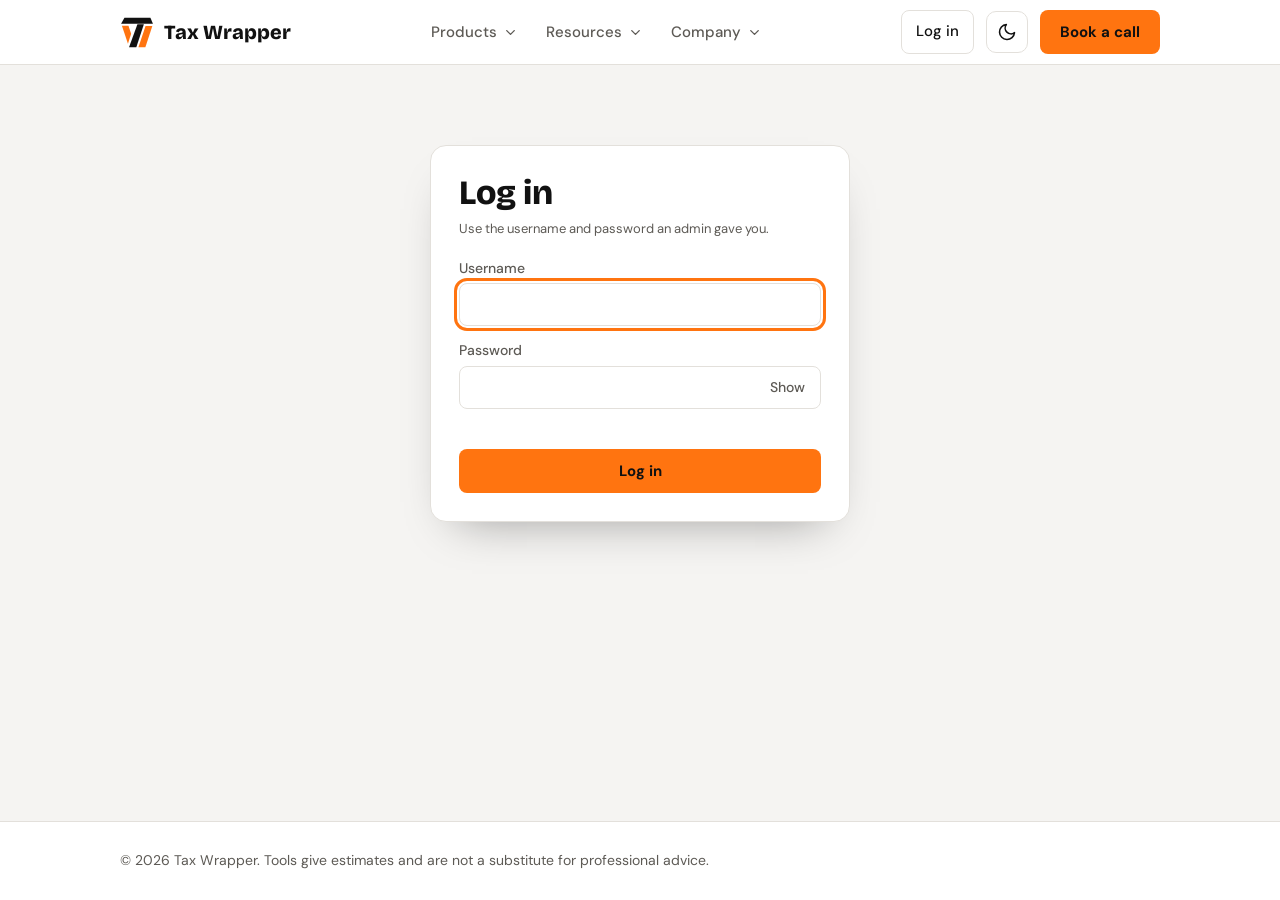
<file: features/admin-dashboard/dashboard.html>
<!DOCTYPE html>
<html lang="en" data-root="../../">
<head>
<meta charset="utf-8">
<meta name="viewport" content="width=device-width, initial-scale=1, viewport-fit=cover">
<title>Dashboard – Tax Wrapper</title>
<link rel="stylesheet" href="https://fonts.googleapis.com/css2?family=Bricolage+Grotesque:wght@600;800&family=DM+Sans:wght@400;500;700&display=swap">
<link rel="stylesheet" href="../../assets/css/base.css">
<link rel="stylesheet" href="../../assets/css/components.css">
<script>try{var t=localStorage.getItem('tw-theme');if(t==='light'||t==='dark')document.documentElement.setAttribute('data-theme',t)}catch(e){}</script>
</head>
<body class="tp">
<header><div class="w nav">
<a class="brand" href="../../index.html" aria-label="Tax Wrapper home">
<svg viewBox="180 118 400 370" aria-hidden="true"><polygon fill="var(--ink)" points="230,128 540,128 570,198 190,198"/><polygon fill="var(--ink)" points="385,204 462,204 372,478 285,478"/><polygon fill="#ff7410" points="200,222 278,222 310,318 272,436"/><polygon fill="#ff7410" points="482,224 563,224 480,479 397,479"/></svg>
Tax Wrapper</a>
<nav id="mn" aria-label="Main">
<div class="dd"><button class="dt" type="button" aria-expanded="false" aria-controls="dp-products">Products<svg viewBox="0 0 24 24" fill="none" stroke="currentColor" stroke-width="2.2" stroke-linecap="round" stroke-linejoin="round" aria-hidden="true"><path d="m6 9 6 6 6-6"/></svg></button>
<div class="dp wide" id="dp-products" hidden><p class="dh">Products</p><div class="dcols"><div class="dg"><p class="dgh">Seller tools</p><ul><li data-perm="tds"><a class="di" href="../tools/tools.html#tds-interest"><span class="ic2" aria-hidden="true"><svg viewBox="0 0 24 24" fill="none" stroke="currentColor" stroke-width="1.8" stroke-linecap="round" stroke-linejoin="round"><path d="M19 5 5 19"/><circle cx="7.5" cy="7.5" r="2.4"/><circle cx="16.5" cy="16.5" r="2.4"/></svg></span>TDS Interest Calculator</a></li><li data-perm="inv"><a class="di" href="../tools/tools.html#invoice"><span class="ic2" aria-hidden="true"><svg viewBox="0 0 24 24" fill="none" stroke="currentColor" stroke-width="1.8" stroke-linecap="round" stroke-linejoin="round"><path d="M7 3h8l4 4v14H7z"/><path d="M14 3v5h5M10 12h6M10 16h6"/></svg></span>Invoice Generator</a></li><li data-perm="cal"><a class="di" href="../tools/tools.html#tax-calendar"><span class="ic2" aria-hidden="true"><svg viewBox="0 0 24 24" fill="none" stroke="currentColor" stroke-width="1.8" stroke-linecap="round" stroke-linejoin="round"><rect x="3.5" y="5" width="17" height="15" rx="2.5"/><path d="M8 3v4M16 3v4M3.5 10h17"/></svg></span>Tax Calendar</a></li><li data-perm="tax"><a class="di" href="../tools/tools.html#tax-calculator"><span class="ic2" aria-hidden="true"><svg viewBox="0 0 24 24" fill="none" stroke="currentColor" stroke-width="1.8" stroke-linecap="round" stroke-linejoin="round"><rect x="5" y="2.5" width="14" height="19" rx="2.5"/><path d="M8.5 7h7"/><path d="M8.5 12h.01M12 12h.01M15.5 12h.01M8.5 16h.01M12 16h.01M15.5 16h.01"/></svg></span>Tax Calculator</a></li><li><a class="di" href="../image-resizer/image-resizer.html"><span class="ic2" aria-hidden="true"><svg viewBox="0 0 24 24" fill="none" stroke="currentColor" stroke-width="1.8" stroke-linecap="round" stroke-linejoin="round"><rect x="3" y="4" width="18" height="16" rx="2"/><circle cx="9" cy="10" r="1.6"/><path d="m21 16-5-5-8 8"/></svg></span>Image Resizer</a></li><li><a class="di" href="../hsn-lookup/hsn-lookup.html"><span class="ic2" aria-hidden="true"><svg viewBox="0 0 24 24" fill="none" stroke="currentColor" stroke-width="1.8" stroke-linecap="round" stroke-linejoin="round"><circle cx="11" cy="11" r="6.5"/><path d="m20 20-4.2-4.2M9 9v4m4-4v4M8 10h6m-6 2h6"/></svg></span>HSN Lookup</a></li></ul></div><div class="dg"><p class="dgh">Seller services</p><ul><li><a class="di" href="../../index.html#services"><span class="ic2" aria-hidden="true"><svg viewBox="0 0 24 24" fill="none" stroke="currentColor" stroke-width="1.8" stroke-linecap="round" stroke-linejoin="round"><path d="M4 8h14l-3-3M20 16H6l3 3"/></svg></span>Settlement Reconciliation</a></li><li><a class="di" href="../../index.html#services"><span class="ic2" aria-hidden="true"><svg viewBox="0 0 24 24" fill="none" stroke="currentColor" stroke-width="1.8" stroke-linecap="round" stroke-linejoin="round"><path d="M6 3h12v18l-3-2-3 2-3-2-3 2z"/><path d="M9 8h6M9 12h6"/></svg></span>GST and TCS Filing</a></li><li><a class="di" href="../../index.html#services"><span class="ic2" aria-hidden="true"><svg viewBox="0 0 24 24" fill="none" stroke="currentColor" stroke-width="1.8" stroke-linecap="round" stroke-linejoin="round"><path d="M5 4h12a2 2 0 0 1 2 2v14H7a2 2 0 0 1-2-2z"/><path d="M5 18a2 2 0 0 1 2-2h12M9 8h6"/></svg></span>Income Tax and Books</a></li><li><a class="di" href="../../index.html#consult"><span class="ic2" aria-hidden="true"><svg viewBox="0 0 24 24" fill="none" stroke="currentColor" stroke-width="1.8" stroke-linecap="round" stroke-linejoin="round"><path d="M21 12a8 8 0 0 1-11.6 7.1L4 20.5l1.2-4.4A8 8 0 1 1 21 12z"/><path d="M8.5 11.5h7M8.5 14.5h4"/></svg></span>Consultation</a></li></ul></div></div></div></div>
<div class="dd"><button class="dt" type="button" aria-expanded="false" aria-controls="dp-resources">Resources<svg viewBox="0 0 24 24" fill="none" stroke="currentColor" stroke-width="2.2" stroke-linecap="round" stroke-linejoin="round" aria-hidden="true"><path d="m6 9 6 6 6-6"/></svg></button>
<div class="dp" id="dp-resources" hidden><p class="dh">Resources</p><ul><li><span class="di off" aria-disabled="true"><span class="ic2" aria-hidden="true"><svg viewBox="0 0 24 24" fill="none" stroke="currentColor" stroke-width="1.8" stroke-linecap="round" stroke-linejoin="round"><path d="M12 6c-2-1.5-5-2-8-1.6V18c3-.4 6 .1 8 1.6 2-1.5 5-2 8-1.6V4.4C17 4 14 4.5 12 6z"/><path d="M12 6v13.6"/></svg></span>Blog<em>Soon</em></span></li><li><a class="di" href="../tools/tools.html"><span class="ic2" aria-hidden="true"><svg viewBox="0 0 24 24" fill="none" stroke="currentColor" stroke-width="1.8" stroke-linecap="round" stroke-linejoin="round"><rect x="5" y="2.5" width="14" height="19" rx="2.5"/><path d="M8.5 7h7"/><path d="M8.5 12h.01M12 12h.01M15.5 12h.01M8.5 16h.01M12 16h.01M15.5 16h.01"/></svg></span>Calculators &amp; Tools</a></li><li><span class="di off" aria-disabled="true"><span class="ic2" aria-hidden="true"><svg viewBox="0 0 24 24" fill="none" stroke="currentColor" stroke-width="1.8" stroke-linecap="round" stroke-linejoin="round"><path d="M5 20V13M12 20V6M19 20V10"/></svg></span>Case Studies<em>Soon</em></span></li><li><span class="di off" aria-disabled="true"><span class="ic2" aria-hidden="true"><svg viewBox="0 0 24 24" fill="none" stroke="currentColor" stroke-width="1.8" stroke-linecap="round" stroke-linejoin="round"><rect x="3" y="4" width="18" height="12" rx="2"/><path d="M8 20h8M12 16v4"/></svg></span>Webinars<em>Soon</em></span></li></ul></div></div>
<div class="dd"><button class="dt" type="button" aria-expanded="false" aria-controls="dp-company">Company<svg viewBox="0 0 24 24" fill="none" stroke="currentColor" stroke-width="2.2" stroke-linecap="round" stroke-linejoin="round" aria-hidden="true"><path d="m6 9 6 6 6-6"/></svg></button>
<div class="dp" id="dp-company" hidden><p class="dh">Company</p><ul><li><a class="di" href="../../index.html#services"><span class="ic2" aria-hidden="true"><svg viewBox="0 0 24 24" fill="none" stroke="currentColor" stroke-width="1.8" stroke-linecap="round" stroke-linejoin="round"><circle cx="9" cy="8" r="3"/><path d="M3.5 20a5.5 5.5 0 0 1 11 0"/><circle cx="17" cy="9" r="2.3"/><path d="M16.5 14.2a4.5 4.5 0 0 1 4 4.3"/></svg></span>About Us</a></li><li><a class="di" href="../../index.html#consult"><span class="ic2" aria-hidden="true"><svg viewBox="0 0 24 24" fill="none" stroke="currentColor" stroke-width="1.8" stroke-linecap="round" stroke-linejoin="round"><path d="M4 14v-2a8 8 0 0 1 16 0v2"/><rect x="3" y="14" width="4" height="6" rx="1.5"/><rect x="17" y="14" width="4" height="6" rx="1.5"/></svg></span>Support</a></li><li><span class="di off" aria-disabled="true"><span class="ic2" aria-hidden="true"><svg viewBox="0 0 24 24" fill="none" stroke="currentColor" stroke-width="1.8" stroke-linecap="round" stroke-linejoin="round"><rect x="3" y="7" width="18" height="13" rx="2.5"/><path d="M9 7V5a2 2 0 0 1 2-2h2a2 2 0 0 1 2 2v2M3 13h18"/></svg></span>Careers<em>Soon</em></span></li><li><span class="di off" aria-disabled="true"><span class="ic2" aria-hidden="true"><svg viewBox="0 0 24 24" fill="none" stroke="currentColor" stroke-width="1.8" stroke-linecap="round" stroke-linejoin="round"><path d="M4 10v4h3l8 4V6L7 10z"/><path d="M18.5 9.5a4 4 0 0 1 0 5"/></svg></span>Media &amp; PR<em>Soon</em></span></li></ul></div></div>
<div class="mrows" id="acctm"></div>
</nav>
<div class="nr">
<span id="acct"></span>
<button class="mb" id="mb" type="button" aria-label="Open menu" aria-expanded="false" aria-controls="mn"><svg class="mi" viewBox="0 0 24 24" fill="none" stroke="currentColor" stroke-width="2" stroke-linecap="round" aria-hidden="true"><path d="M4 7h16M4 12h16M4 17h16"/></svg><svg class="xi" viewBox="0 0 24 24" fill="none" stroke="currentColor" stroke-width="2" stroke-linecap="round" aria-hidden="true"><path d="M6 6l12 12M18 6 6 18"/></svg></button>
<button class="tg" id="tg" type="button" aria-label="Switch to dark mode" title="Switch theme"><svg class="moon" viewBox="0 0 24 24" fill="none" stroke="currentColor" stroke-width="1.9" stroke-linecap="round" stroke-linejoin="round" aria-hidden="true"><path d="M21 12.8A9 9 0 1 1 11.2 3a7 7 0 0 0 9.8 9.8z"/></svg><svg class="sun" viewBox="0 0 24 24" fill="none" stroke="currentColor" stroke-width="1.9" stroke-linecap="round" stroke-linejoin="round" aria-hidden="true"><circle cx="12" cy="12" r="4"/><path d="M12 2v2M12 20v2M4.9 4.9l1.4 1.4M17.7 17.7l1.4 1.4M2 12h2M20 12h2M4.9 19.1l1.4-1.4M17.7 6.3l1.4-1.4"/></svg></button>
<a class="btn" href="../../index.html#consult">Book a call</a>
</div>
</div></header>

<main id="top">
<section class="alt dash"><div class="w" id="dash" hidden>
<div class="dtop">
<div><h2>Dashboard</h2><p>Add people, choose which tools each person can use, or remove them.</p></div>
<div class="cta" style="margin:0"><a class="btn o" href="../saved-invoices/invoices.html">All invoices</a><button class="btn" id="d_add" type="button">Add user</button></div>
</div>
<div class="stats">
<div class="stat"><b id="s_t">0</b><span>Users</span></div>
<div class="stat"><b id="s_a">0</b><span>Active</span></div>
<div class="stat"><b id="s_m">0</b><span>Admins</span></div>
</div>
<p class="toast" id="d_t" role="status" aria-live="polite" hidden></p>
<div class="dcard">
<table class="ut">
<thead><tr><th>User</th><th>Role</th><th>Can use</th><th>Status</th><th><span class="sr">Actions</span></th></tr></thead>
<tbody id="u_body"></tbody>
</table>
</div>
<div class="dcard dset">
<label class="ck"><input type="checkbox" id="c_req"> Require login to use the tools</label>
<p class="note" style="margin:6px 0 0">When this is on, visitors must log in and only see the tools you allow them. When it is off, anyone can use every tool, and permissions apply only to people who are logged in.</p>
</div>
</div></section>
</main>

<footer><div class="w">© 2026 Tax Wrapper. Tools give estimates and are not a substitute for professional advice.</div></footer>

<div class="modal" id="u_m" hidden role="dialog" aria-modal="true" aria-labelledby="u_h">
<form class="mbox" id="u_f" novalidate>
<h3 id="u_h">Add user</h3>
<div class="g" style="margin-top:14px">
<label>Full name<input id="u_n" autocomplete="off"></label>
<label>Username<input id="u_u" autocomplete="off" autocapitalize="none" spellcheck="false"></label>
<label>Password<input id="u_p" type="text" autocomplete="new-password"></label>
<label>Role<select id="u_r"><option value="user">User</option><option value="admin">Admin</option></select></label>
</div>
<p class="note" id="u_pn" style="margin:6px 0 0"></p>
<fieldset class="pf"><legend>Can use</legend>
<label class="ck"><input type="checkbox" class="pk" data-k="tds"> TDS Interest Calculator</label><label class="ck"><input type="checkbox" class="pk" data-k="inv"> Invoice Generator</label><label class="ck"><input type="checkbox" class="pk" data-k="cal"> Tax Calendar</label><label class="ck"><input type="checkbox" class="pk" data-k="tax"> Tax Calculator</label>
<p class="note" id="u_an" style="margin:8px 0 0" hidden>Admins can use every tool and open this dashboard.</p>
</fieldset>
<label class="ck"><input type="checkbox" id="u_a" checked> Account is active</label>
<p class="note lerr" id="u_e" role="alert"></p>
<div class="cta" style="margin-top:6px"><button class="btn" type="submit" id="u_s">Add user</button><button class="btn o" type="button" id="u_c">Cancel</button></div>
</form>
</div>
<div class="modal" id="r_m" hidden role="alertdialog" aria-modal="true" aria-labelledby="r_h" aria-describedby="r_d">
<div class="mbox" style="max-width:440px">
<h3 id="r_h">Remove user?</h3>
<p id="r_d" style="margin:10px 0 18px"></p>
<div class="cta"><button class="btn dngb" type="button" id="r_y">Remove user</button><button class="btn o" type="button" id="r_n">Cancel</button></div>
</div>
</div>
<script src="../../assets/js/utils.js" defer></script>
<script src="../auth/auth.js" defer></script>
<script src="../../assets/js/theme.js" defer></script>
<script src="../../assets/js/menu.js" defer></script>
<script src="dashboard.js" defer></script>
</body>
</html>
</file>
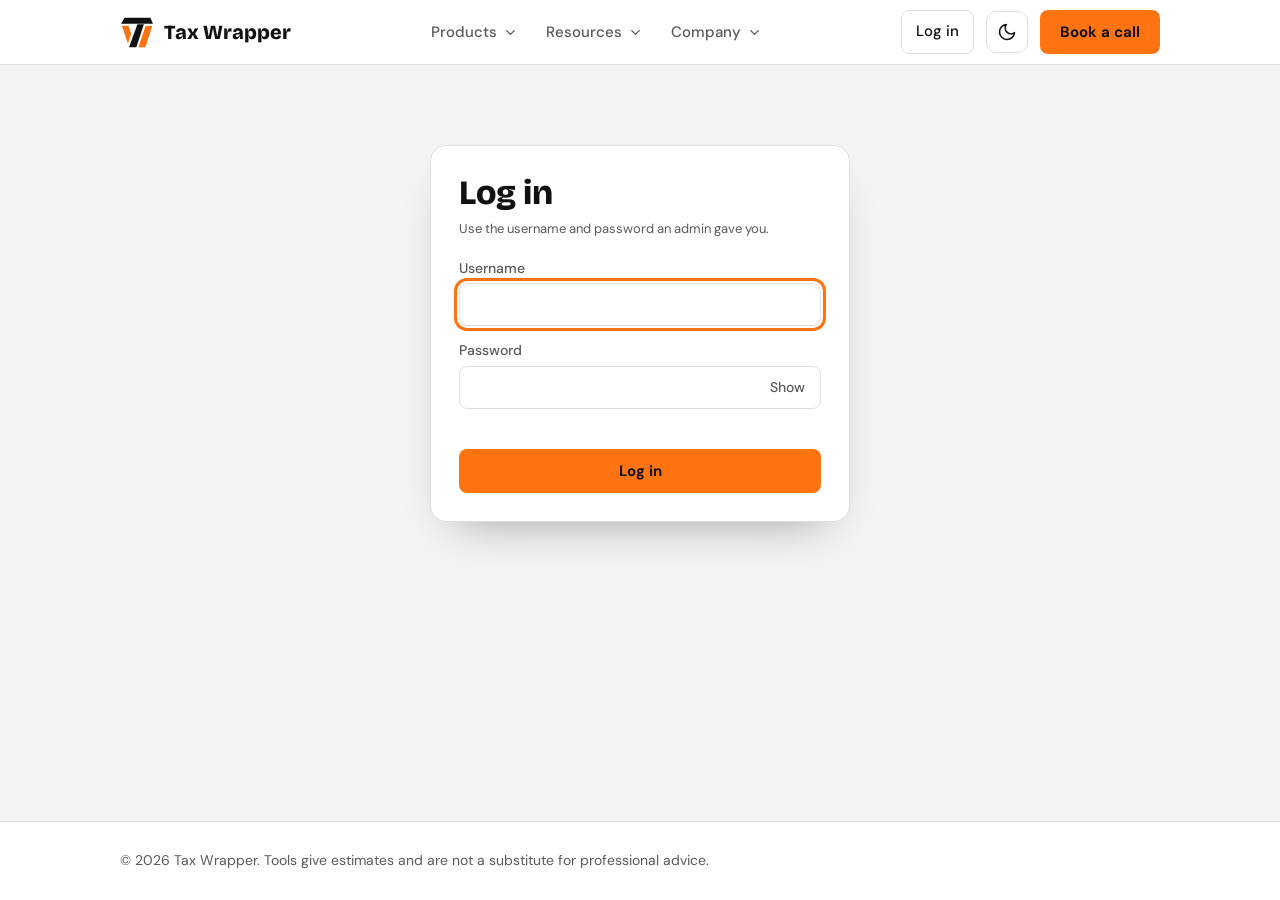
<file: features/auth/login.html>
<!DOCTYPE html>
<html lang="en" data-root="../../">
<head>
<meta charset="utf-8">
<meta name="viewport" content="width=device-width, initial-scale=1, viewport-fit=cover">
<title>Log in – Tax Wrapper</title>
<link rel="stylesheet" href="https://fonts.googleapis.com/css2?family=Bricolage+Grotesque:wght@600;800&family=DM+Sans:wght@400;500;700&display=swap">
<link rel="stylesheet" href="../../assets/css/base.css">
<link rel="stylesheet" href="../../assets/css/components.css">
<link rel="stylesheet" href="auth.css">
<script>try{var t=localStorage.getItem('tw-theme');if(t==='light'||t==='dark')document.documentElement.setAttribute('data-theme',t)}catch(e){}</script>
</head>
<body class="tp">
<header><div class="w nav">
<a class="brand" href="../../index.html" aria-label="Tax Wrapper home">
<svg viewBox="180 118 400 370" aria-hidden="true"><polygon fill="var(--ink)" points="230,128 540,128 570,198 190,198"/><polygon fill="var(--ink)" points="385,204 462,204 372,478 285,478"/><polygon fill="#ff7410" points="200,222 278,222 310,318 272,436"/><polygon fill="#ff7410" points="482,224 563,224 480,479 397,479"/></svg>
Tax Wrapper</a>
<nav id="mn" aria-label="Main">
<div class="dd"><button class="dt" type="button" aria-expanded="false" aria-controls="dp-products">Products<svg viewBox="0 0 24 24" fill="none" stroke="currentColor" stroke-width="2.2" stroke-linecap="round" stroke-linejoin="round" aria-hidden="true"><path d="m6 9 6 6 6-6"/></svg></button>
<div class="dp wide" id="dp-products" hidden><p class="dh">Products</p><div class="dcols"><div class="dg"><p class="dgh">Seller tools</p><ul><li data-perm="tds"><a class="di" href="../tools/tools.html#tds-interest"><span class="ic2" aria-hidden="true"><svg viewBox="0 0 24 24" fill="none" stroke="currentColor" stroke-width="1.8" stroke-linecap="round" stroke-linejoin="round"><path d="M19 5 5 19"/><circle cx="7.5" cy="7.5" r="2.4"/><circle cx="16.5" cy="16.5" r="2.4"/></svg></span>TDS Interest Calculator</a></li><li data-perm="inv"><a class="di" href="../tools/tools.html#invoice"><span class="ic2" aria-hidden="true"><svg viewBox="0 0 24 24" fill="none" stroke="currentColor" stroke-width="1.8" stroke-linecap="round" stroke-linejoin="round"><path d="M7 3h8l4 4v14H7z"/><path d="M14 3v5h5M10 12h6M10 16h6"/></svg></span>Invoice Generator</a></li><li data-perm="cal"><a class="di" href="../tools/tools.html#tax-calendar"><span class="ic2" aria-hidden="true"><svg viewBox="0 0 24 24" fill="none" stroke="currentColor" stroke-width="1.8" stroke-linecap="round" stroke-linejoin="round"><rect x="3.5" y="5" width="17" height="15" rx="2.5"/><path d="M8 3v4M16 3v4M3.5 10h17"/></svg></span>Tax Calendar</a></li><li data-perm="tax"><a class="di" href="../tools/tools.html#tax-calculator"><span class="ic2" aria-hidden="true"><svg viewBox="0 0 24 24" fill="none" stroke="currentColor" stroke-width="1.8" stroke-linecap="round" stroke-linejoin="round"><rect x="5" y="2.5" width="14" height="19" rx="2.5"/><path d="M8.5 7h7"/><path d="M8.5 12h.01M12 12h.01M15.5 12h.01M8.5 16h.01M12 16h.01M15.5 16h.01"/></svg></span>Tax Calculator</a></li><li><a class="di" href="../image-resizer/image-resizer.html"><span class="ic2" aria-hidden="true"><svg viewBox="0 0 24 24" fill="none" stroke="currentColor" stroke-width="1.8" stroke-linecap="round" stroke-linejoin="round"><rect x="3" y="4" width="18" height="16" rx="2"/><circle cx="9" cy="10" r="1.6"/><path d="m21 16-5-5-8 8"/></svg></span>Image Resizer</a></li><li><a class="di" href="../hsn-lookup/hsn-lookup.html"><span class="ic2" aria-hidden="true"><svg viewBox="0 0 24 24" fill="none" stroke="currentColor" stroke-width="1.8" stroke-linecap="round" stroke-linejoin="round"><circle cx="11" cy="11" r="6.5"/><path d="m20 20-4.2-4.2M9 9v4m4-4v4M8 10h6m-6 2h6"/></svg></span>HSN Lookup</a></li></ul></div><div class="dg"><p class="dgh">Seller services</p><ul><li><a class="di" href="../../index.html#services"><span class="ic2" aria-hidden="true"><svg viewBox="0 0 24 24" fill="none" stroke="currentColor" stroke-width="1.8" stroke-linecap="round" stroke-linejoin="round"><path d="M4 8h14l-3-3M20 16H6l3 3"/></svg></span>Settlement Reconciliation</a></li><li><a class="di" href="../../index.html#services"><span class="ic2" aria-hidden="true"><svg viewBox="0 0 24 24" fill="none" stroke="currentColor" stroke-width="1.8" stroke-linecap="round" stroke-linejoin="round"><path d="M6 3h12v18l-3-2-3 2-3-2-3 2z"/><path d="M9 8h6M9 12h6"/></svg></span>GST and TCS Filing</a></li><li><a class="di" href="../../index.html#services"><span class="ic2" aria-hidden="true"><svg viewBox="0 0 24 24" fill="none" stroke="currentColor" stroke-width="1.8" stroke-linecap="round" stroke-linejoin="round"><path d="M5 4h12a2 2 0 0 1 2 2v14H7a2 2 0 0 1-2-2z"/><path d="M5 18a2 2 0 0 1 2-2h12M9 8h6"/></svg></span>Income Tax and Books</a></li><li><a class="di" href="../../index.html#consult"><span class="ic2" aria-hidden="true"><svg viewBox="0 0 24 24" fill="none" stroke="currentColor" stroke-width="1.8" stroke-linecap="round" stroke-linejoin="round"><path d="M21 12a8 8 0 0 1-11.6 7.1L4 20.5l1.2-4.4A8 8 0 1 1 21 12z"/><path d="M8.5 11.5h7M8.5 14.5h4"/></svg></span>Consultation</a></li></ul></div></div></div></div>
<div class="dd"><button class="dt" type="button" aria-expanded="false" aria-controls="dp-resources">Resources<svg viewBox="0 0 24 24" fill="none" stroke="currentColor" stroke-width="2.2" stroke-linecap="round" stroke-linejoin="round" aria-hidden="true"><path d="m6 9 6 6 6-6"/></svg></button>
<div class="dp" id="dp-resources" hidden><p class="dh">Resources</p><ul><li><span class="di off" aria-disabled="true"><span class="ic2" aria-hidden="true"><svg viewBox="0 0 24 24" fill="none" stroke="currentColor" stroke-width="1.8" stroke-linecap="round" stroke-linejoin="round"><path d="M12 6c-2-1.5-5-2-8-1.6V18c3-.4 6 .1 8 1.6 2-1.5 5-2 8-1.6V4.4C17 4 14 4.5 12 6z"/><path d="M12 6v13.6"/></svg></span>Blog<em>Soon</em></span></li><li><a class="di" href="../tools/tools.html"><span class="ic2" aria-hidden="true"><svg viewBox="0 0 24 24" fill="none" stroke="currentColor" stroke-width="1.8" stroke-linecap="round" stroke-linejoin="round"><rect x="5" y="2.5" width="14" height="19" rx="2.5"/><path d="M8.5 7h7"/><path d="M8.5 12h.01M12 12h.01M15.5 12h.01M8.5 16h.01M12 16h.01M15.5 16h.01"/></svg></span>Calculators &amp; Tools</a></li><li><span class="di off" aria-disabled="true"><span class="ic2" aria-hidden="true"><svg viewBox="0 0 24 24" fill="none" stroke="currentColor" stroke-width="1.8" stroke-linecap="round" stroke-linejoin="round"><path d="M5 20V13M12 20V6M19 20V10"/></svg></span>Case Studies<em>Soon</em></span></li><li><span class="di off" aria-disabled="true"><span class="ic2" aria-hidden="true"><svg viewBox="0 0 24 24" fill="none" stroke="currentColor" stroke-width="1.8" stroke-linecap="round" stroke-linejoin="round"><rect x="3" y="4" width="18" height="12" rx="2"/><path d="M8 20h8M12 16v4"/></svg></span>Webinars<em>Soon</em></span></li></ul></div></div>
<div class="dd"><button class="dt" type="button" aria-expanded="false" aria-controls="dp-company">Company<svg viewBox="0 0 24 24" fill="none" stroke="currentColor" stroke-width="2.2" stroke-linecap="round" stroke-linejoin="round" aria-hidden="true"><path d="m6 9 6 6 6-6"/></svg></button>
<div class="dp" id="dp-company" hidden><p class="dh">Company</p><ul><li><a class="di" href="../../index.html#services"><span class="ic2" aria-hidden="true"><svg viewBox="0 0 24 24" fill="none" stroke="currentColor" stroke-width="1.8" stroke-linecap="round" stroke-linejoin="round"><circle cx="9" cy="8" r="3"/><path d="M3.5 20a5.5 5.5 0 0 1 11 0"/><circle cx="17" cy="9" r="2.3"/><path d="M16.5 14.2a4.5 4.5 0 0 1 4 4.3"/></svg></span>About Us</a></li><li><a class="di" href="../../index.html#consult"><span class="ic2" aria-hidden="true"><svg viewBox="0 0 24 24" fill="none" stroke="currentColor" stroke-width="1.8" stroke-linecap="round" stroke-linejoin="round"><path d="M4 14v-2a8 8 0 0 1 16 0v2"/><rect x="3" y="14" width="4" height="6" rx="1.5"/><rect x="17" y="14" width="4" height="6" rx="1.5"/></svg></span>Support</a></li><li><span class="di off" aria-disabled="true"><span class="ic2" aria-hidden="true"><svg viewBox="0 0 24 24" fill="none" stroke="currentColor" stroke-width="1.8" stroke-linecap="round" stroke-linejoin="round"><rect x="3" y="7" width="18" height="13" rx="2.5"/><path d="M9 7V5a2 2 0 0 1 2-2h2a2 2 0 0 1 2 2v2M3 13h18"/></svg></span>Careers<em>Soon</em></span></li><li><span class="di off" aria-disabled="true"><span class="ic2" aria-hidden="true"><svg viewBox="0 0 24 24" fill="none" stroke="currentColor" stroke-width="1.8" stroke-linecap="round" stroke-linejoin="round"><path d="M4 10v4h3l8 4V6L7 10z"/><path d="M18.5 9.5a4 4 0 0 1 0 5"/></svg></span>Media &amp; PR<em>Soon</em></span></li></ul></div></div>
<div class="mrows" id="acctm"></div>
</nav>
<div class="nr">
<span id="acct"></span>
<button class="mb" id="mb" type="button" aria-label="Open menu" aria-expanded="false" aria-controls="mn"><svg class="mi" viewBox="0 0 24 24" fill="none" stroke="currentColor" stroke-width="2" stroke-linecap="round" aria-hidden="true"><path d="M4 7h16M4 12h16M4 17h16"/></svg><svg class="xi" viewBox="0 0 24 24" fill="none" stroke="currentColor" stroke-width="2" stroke-linecap="round" aria-hidden="true"><path d="M6 6l12 12M18 6 6 18"/></svg></button>
<button class="tg" id="tg" type="button" aria-label="Switch to dark mode" title="Switch theme"><svg class="moon" viewBox="0 0 24 24" fill="none" stroke="currentColor" stroke-width="1.9" stroke-linecap="round" stroke-linejoin="round" aria-hidden="true"><path d="M21 12.8A9 9 0 1 1 11.2 3a7 7 0 0 0 9.8 9.8z"/></svg><svg class="sun" viewBox="0 0 24 24" fill="none" stroke="currentColor" stroke-width="1.9" stroke-linecap="round" stroke-linejoin="round" aria-hidden="true"><circle cx="12" cy="12" r="4"/><path d="M12 2v2M12 20v2M4.9 4.9l1.4 1.4M17.7 17.7l1.4 1.4M2 12h2M20 12h2M4.9 19.1l1.4-1.4M17.7 6.3l1.4-1.4"/></svg></button>
<a class="btn" href="../../index.html#consult">Book a call</a>
</div>
</div></header>

<main id="top">
<section class="alt"><div class="w">
<div class="lcard" id="l_form_wrap">
<h2>Log in</h2>
<p class="note" style="margin:8px 0 18px">Use the username and password an admin gave you.</p>
<form id="l_f" novalidate>
<label>Username<input id="l_u" autocomplete="username" autocapitalize="none" spellcheck="false"></label>
<label style="margin-top:14px">Password<span class="pw"><input id="l_p" type="password" autocomplete="current-password"><button class="pwt" id="l_s" type="button" aria-label="Show password">Show</button></span></label>
<p class="note lerr" id="l_e" role="alert"></p>
<button class="btn" type="submit" style="width:100%">Log in</button>
</form>
</div>
<div class="lcard" id="l_in" hidden>
<h2>You’re logged in</h2>
<p class="note" style="margin:8px 0 18px" id="l_who"></p>
<div class="cta"><a class="btn" id="l_go" href="../tools/tools.html">Continue</a><button class="btn o" id="l_out" type="button">Log out</button></div>
</div>
</div></section>
</main>

<footer><div class="w">© 2026 Tax Wrapper. Tools give estimates and are not a substitute for professional advice.</div></footer>

<script src="../../assets/js/utils.js" defer></script>
<script src="auth.js" defer></script>
<script src="../../assets/js/theme.js" defer></script>
<script src="../../assets/js/menu.js" defer></script>
<script src="login.js" defer></script>
</body>
</html>
</file>
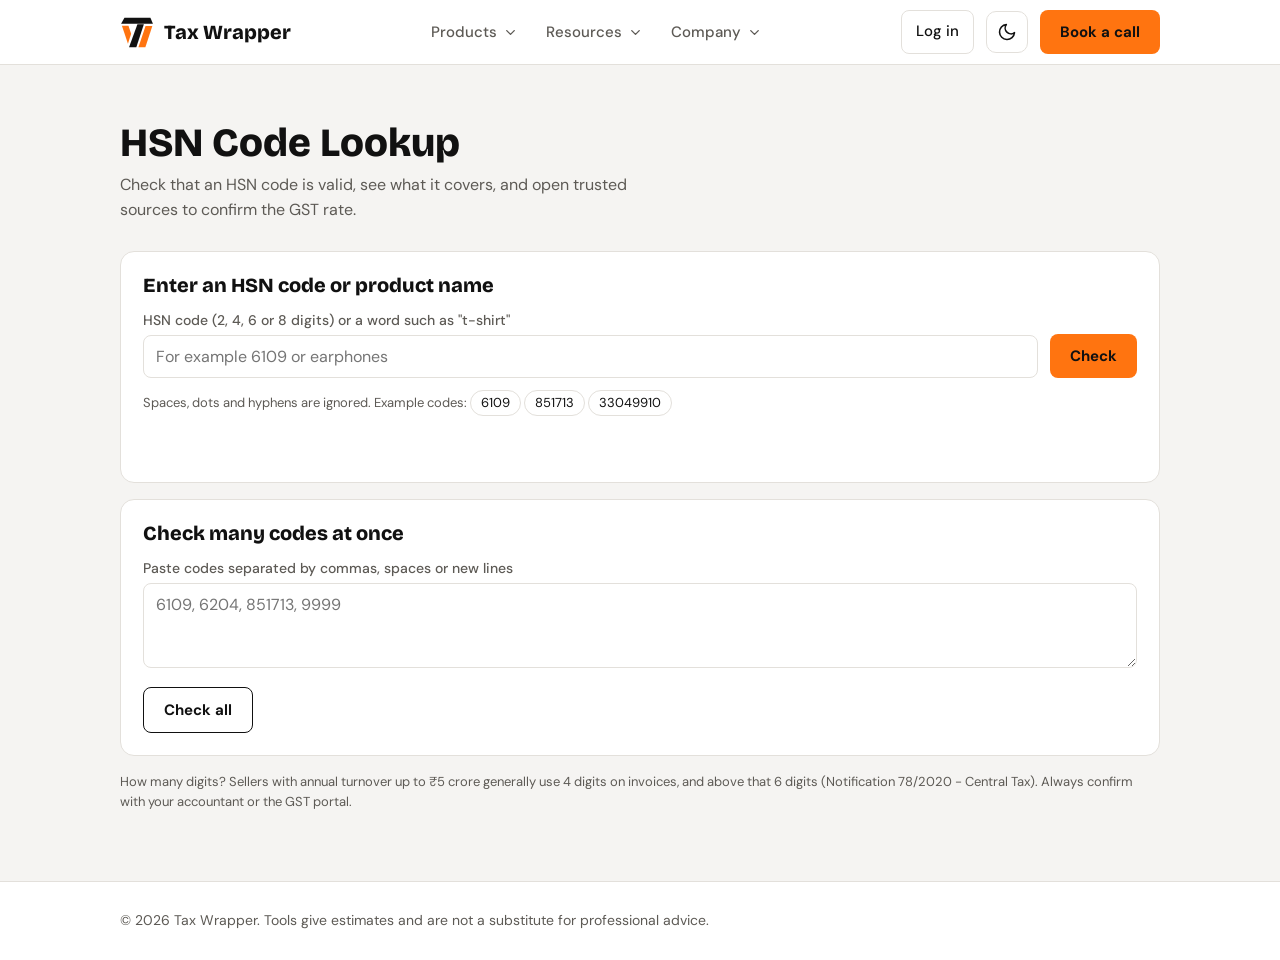
<file: features/hsn-lookup/hsn-lookup.html>
<!DOCTYPE html>
<html lang="en" data-root="../../">
<head>
<meta charset="utf-8">
<meta name="viewport" content="width=device-width, initial-scale=1, viewport-fit=cover">
<title>HSN Code Lookup – Tax Wrapper</title>
<link rel="stylesheet" href="https://fonts.googleapis.com/css2?family=Bricolage+Grotesque:wght@600;800&family=DM+Sans:wght@400;500;700&display=swap">
<link rel="stylesheet" href="../../assets/css/base.css">
<link rel="stylesheet" href="../../assets/css/components.css">
<link rel="stylesheet" href="hsn-lookup.css">
<script>try{var t=localStorage.getItem('tw-theme');if(t==='light'||t==='dark')document.documentElement.setAttribute('data-theme',t)}catch(e){}</script>
</head>
<body class="tp">
<header><div class="w nav">
<a class="brand" href="../../index.html" aria-label="Tax Wrapper home">
<svg viewBox="180 118 400 370" aria-hidden="true"><polygon fill="var(--ink)" points="230,128 540,128 570,198 190,198"/><polygon fill="var(--ink)" points="385,204 462,204 372,478 285,478"/><polygon fill="#ff7410" points="200,222 278,222 310,318 272,436"/><polygon fill="#ff7410" points="482,224 563,224 480,479 397,479"/></svg>
Tax Wrapper</a>
<nav id="mn" aria-label="Main">
<div class="dd"><button class="dt" type="button" aria-expanded="false" aria-controls="dp-products">Products<svg viewBox="0 0 24 24" fill="none" stroke="currentColor" stroke-width="2.2" stroke-linecap="round" stroke-linejoin="round" aria-hidden="true"><path d="m6 9 6 6 6-6"/></svg></button>
<div class="dp wide" id="dp-products" hidden><p class="dh">Products</p><div class="dcols"><div class="dg"><p class="dgh">Seller tools</p><ul><li data-perm="tds"><a class="di" href="../tools/tools.html#tds-interest"><span class="ic2" aria-hidden="true"><svg viewBox="0 0 24 24" fill="none" stroke="currentColor" stroke-width="1.8" stroke-linecap="round" stroke-linejoin="round"><path d="M19 5 5 19"/><circle cx="7.5" cy="7.5" r="2.4"/><circle cx="16.5" cy="16.5" r="2.4"/></svg></span>TDS Interest Calculator</a></li><li data-perm="inv"><a class="di" href="../tools/tools.html#invoice"><span class="ic2" aria-hidden="true"><svg viewBox="0 0 24 24" fill="none" stroke="currentColor" stroke-width="1.8" stroke-linecap="round" stroke-linejoin="round"><path d="M7 3h8l4 4v14H7z"/><path d="M14 3v5h5M10 12h6M10 16h6"/></svg></span>Invoice Generator</a></li><li data-perm="cal"><a class="di" href="../tools/tools.html#tax-calendar"><span class="ic2" aria-hidden="true"><svg viewBox="0 0 24 24" fill="none" stroke="currentColor" stroke-width="1.8" stroke-linecap="round" stroke-linejoin="round"><rect x="3.5" y="5" width="17" height="15" rx="2.5"/><path d="M8 3v4M16 3v4M3.5 10h17"/></svg></span>Tax Calendar</a></li><li data-perm="tax"><a class="di" href="../tools/tools.html#tax-calculator"><span class="ic2" aria-hidden="true"><svg viewBox="0 0 24 24" fill="none" stroke="currentColor" stroke-width="1.8" stroke-linecap="round" stroke-linejoin="round"><rect x="5" y="2.5" width="14" height="19" rx="2.5"/><path d="M8.5 7h7"/><path d="M8.5 12h.01M12 12h.01M15.5 12h.01M8.5 16h.01M12 16h.01M15.5 16h.01"/></svg></span>Tax Calculator</a></li><li><a class="di" href="../image-resizer/image-resizer.html"><span class="ic2" aria-hidden="true"><svg viewBox="0 0 24 24" fill="none" stroke="currentColor" stroke-width="1.8" stroke-linecap="round" stroke-linejoin="round"><rect x="3" y="4" width="18" height="16" rx="2"/><circle cx="9" cy="10" r="1.6"/><path d="m21 16-5-5-8 8"/></svg></span>Image Resizer</a></li><li><a class="di" href="../hsn-lookup/hsn-lookup.html"><span class="ic2" aria-hidden="true"><svg viewBox="0 0 24 24" fill="none" stroke="currentColor" stroke-width="1.8" stroke-linecap="round" stroke-linejoin="round"><circle cx="11" cy="11" r="6.5"/><path d="m20 20-4.2-4.2M9 9v4m4-4v4M8 10h6m-6 2h6"/></svg></span>HSN Lookup</a></li></ul></div><div class="dg"><p class="dgh">Seller services</p><ul><li><a class="di" href="../../index.html#services"><span class="ic2" aria-hidden="true"><svg viewBox="0 0 24 24" fill="none" stroke="currentColor" stroke-width="1.8" stroke-linecap="round" stroke-linejoin="round"><path d="M4 8h14l-3-3M20 16H6l3 3"/></svg></span>Settlement Reconciliation</a></li><li><a class="di" href="../../index.html#services"><span class="ic2" aria-hidden="true"><svg viewBox="0 0 24 24" fill="none" stroke="currentColor" stroke-width="1.8" stroke-linecap="round" stroke-linejoin="round"><path d="M6 3h12v18l-3-2-3 2-3-2-3 2z"/><path d="M9 8h6M9 12h6"/></svg></span>GST and TCS Filing</a></li><li><a class="di" href="../../index.html#services"><span class="ic2" aria-hidden="true"><svg viewBox="0 0 24 24" fill="none" stroke="currentColor" stroke-width="1.8" stroke-linecap="round" stroke-linejoin="round"><path d="M5 4h12a2 2 0 0 1 2 2v14H7a2 2 0 0 1-2-2z"/><path d="M5 18a2 2 0 0 1 2-2h12M9 8h6"/></svg></span>Income Tax and Books</a></li><li><a class="di" href="../../index.html#consult"><span class="ic2" aria-hidden="true"><svg viewBox="0 0 24 24" fill="none" stroke="currentColor" stroke-width="1.8" stroke-linecap="round" stroke-linejoin="round"><path d="M21 12a8 8 0 0 1-11.6 7.1L4 20.5l1.2-4.4A8 8 0 1 1 21 12z"/><path d="M8.5 11.5h7M8.5 14.5h4"/></svg></span>Consultation</a></li></ul></div></div></div></div>
<div class="dd"><button class="dt" type="button" aria-expanded="false" aria-controls="dp-resources">Resources<svg viewBox="0 0 24 24" fill="none" stroke="currentColor" stroke-width="2.2" stroke-linecap="round" stroke-linejoin="round" aria-hidden="true"><path d="m6 9 6 6 6-6"/></svg></button>
<div class="dp" id="dp-resources" hidden><p class="dh">Resources</p><ul><li><span class="di off" aria-disabled="true"><span class="ic2" aria-hidden="true"><svg viewBox="0 0 24 24" fill="none" stroke="currentColor" stroke-width="1.8" stroke-linecap="round" stroke-linejoin="round"><path d="M12 6c-2-1.5-5-2-8-1.6V18c3-.4 6 .1 8 1.6 2-1.5 5-2 8-1.6V4.4C17 4 14 4.5 12 6z"/><path d="M12 6v13.6"/></svg></span>Blog<em>Soon</em></span></li><li><a class="di" href="../tools/tools.html"><span class="ic2" aria-hidden="true"><svg viewBox="0 0 24 24" fill="none" stroke="currentColor" stroke-width="1.8" stroke-linecap="round" stroke-linejoin="round"><rect x="5" y="2.5" width="14" height="19" rx="2.5"/><path d="M8.5 7h7"/><path d="M8.5 12h.01M12 12h.01M15.5 12h.01M8.5 16h.01M12 16h.01M15.5 16h.01"/></svg></span>Calculators &amp; Tools</a></li><li><span class="di off" aria-disabled="true"><span class="ic2" aria-hidden="true"><svg viewBox="0 0 24 24" fill="none" stroke="currentColor" stroke-width="1.8" stroke-linecap="round" stroke-linejoin="round"><path d="M5 20V13M12 20V6M19 20V10"/></svg></span>Case Studies<em>Soon</em></span></li><li><span class="di off" aria-disabled="true"><span class="ic2" aria-hidden="true"><svg viewBox="0 0 24 24" fill="none" stroke="currentColor" stroke-width="1.8" stroke-linecap="round" stroke-linejoin="round"><rect x="3" y="4" width="18" height="12" rx="2"/><path d="M8 20h8M12 16v4"/></svg></span>Webinars<em>Soon</em></span></li></ul></div></div>
<div class="dd"><button class="dt" type="button" aria-expanded="false" aria-controls="dp-company">Company<svg viewBox="0 0 24 24" fill="none" stroke="currentColor" stroke-width="2.2" stroke-linecap="round" stroke-linejoin="round" aria-hidden="true"><path d="m6 9 6 6 6-6"/></svg></button>
<div class="dp" id="dp-company" hidden><p class="dh">Company</p><ul><li><a class="di" href="../../index.html#services"><span class="ic2" aria-hidden="true"><svg viewBox="0 0 24 24" fill="none" stroke="currentColor" stroke-width="1.8" stroke-linecap="round" stroke-linejoin="round"><circle cx="9" cy="8" r="3"/><path d="M3.5 20a5.5 5.5 0 0 1 11 0"/><circle cx="17" cy="9" r="2.3"/><path d="M16.5 14.2a4.5 4.5 0 0 1 4 4.3"/></svg></span>About Us</a></li><li><a class="di" href="../../index.html#consult"><span class="ic2" aria-hidden="true"><svg viewBox="0 0 24 24" fill="none" stroke="currentColor" stroke-width="1.8" stroke-linecap="round" stroke-linejoin="round"><path d="M4 14v-2a8 8 0 0 1 16 0v2"/><rect x="3" y="14" width="4" height="6" rx="1.5"/><rect x="17" y="14" width="4" height="6" rx="1.5"/></svg></span>Support</a></li><li><span class="di off" aria-disabled="true"><span class="ic2" aria-hidden="true"><svg viewBox="0 0 24 24" fill="none" stroke="currentColor" stroke-width="1.8" stroke-linecap="round" stroke-linejoin="round"><rect x="3" y="7" width="18" height="13" rx="2.5"/><path d="M9 7V5a2 2 0 0 1 2-2h2a2 2 0 0 1 2 2v2M3 13h18"/></svg></span>Careers<em>Soon</em></span></li><li><span class="di off" aria-disabled="true"><span class="ic2" aria-hidden="true"><svg viewBox="0 0 24 24" fill="none" stroke="currentColor" stroke-width="1.8" stroke-linecap="round" stroke-linejoin="round"><path d="M4 10v4h3l8 4V6L7 10z"/><path d="M18.5 9.5a4 4 0 0 1 0 5"/></svg></span>Media &amp; PR<em>Soon</em></span></li></ul></div></div>
<div class="mrows" id="acctm"></div>
</nav>
<div class="nr">
<span id="acct"></span>
<button class="mb" id="mb" type="button" aria-label="Open menu" aria-expanded="false" aria-controls="mn"><svg class="mi" viewBox="0 0 24 24" fill="none" stroke="currentColor" stroke-width="2" stroke-linecap="round" aria-hidden="true"><path d="M4 7h16M4 12h16M4 17h16"/></svg><svg class="xi" viewBox="0 0 24 24" fill="none" stroke="currentColor" stroke-width="2" stroke-linecap="round" aria-hidden="true"><path d="M6 6l12 12M18 6 6 18"/></svg></button>
<button class="tg" id="tg" type="button" aria-label="Switch to dark mode" title="Switch theme"><svg class="moon" viewBox="0 0 24 24" fill="none" stroke="currentColor" stroke-width="1.9" stroke-linecap="round" stroke-linejoin="round" aria-hidden="true"><path d="M21 12.8A9 9 0 1 1 11.2 3a7 7 0 0 0 9.8 9.8z"/></svg><svg class="sun" viewBox="0 0 24 24" fill="none" stroke="currentColor" stroke-width="1.9" stroke-linecap="round" stroke-linejoin="round" aria-hidden="true"><circle cx="12" cy="12" r="4"/><path d="M12 2v2M12 20v2M4.9 4.9l1.4 1.4M17.7 17.7l1.4 1.4M2 12h2M20 12h2M4.9 19.1l1.4-1.4M17.7 6.3l1.4-1.4"/></svg></button>
<a class="btn" href="../../index.html#consult">Book a call</a>
</div>
</div></header>

<main id="top">
<section class="alt hsn"><div class="w">
<div class="sh"><h2>HSN Code Lookup</h2><p>Check that an HSN code is valid, see what it covers, and open trusted sources to confirm the GST rate.</p></div>

<div class="hsn-c" aria-labelledby="hsn-h1">
<h3 id="hsn-h1">Enter an HSN code or product name</h3>
<form id="hsn-f" class="hsn-row" autocomplete="off" novalidate>
<label class="hsn-grow">HSN code (2, 4, 6 or 8 digits) or a word such as "t-shirt"
<input id="hsn-q" inputmode="search" maxlength="60" placeholder="For example 6109 or earphones" aria-describedby="hsn-help"></label>
<button class="btn" type="submit">Check</button>
</form>
<p class="note" id="hsn-help">Spaces, dots and hyphens are ignored. Example codes: <button type="button" class="hsn-ex" data-q="6109">6109</button> <button type="button" class="hsn-ex" data-q="851713">851713</button> <button type="button" class="hsn-ex" data-q="33049910">33049910</button></p>
<p class="note lerr" id="hsn-err" role="alert"></p>
<div id="hsn-res" aria-live="polite"></div>
</div>

<div class="hsn-c" id="hsn-srcc" hidden aria-labelledby="hsn-h2">
<h3 id="hsn-h2">Confirm on other sources</h3>
<p class="note" style="margin-top:0">This page checks the code format and chapter on its own. Websites do not allow other sites to read their results from inside a browser, so the links below open each source in a new tab.</p>
<div class="hsn-src" id="hsn-src"></div>
</div>

<div class="hsn-c" aria-labelledby="hsn-h3">
<h3 id="hsn-h3">Check many codes at once</h3>
<label>Paste codes separated by commas, spaces or new lines
<textarea id="hsn-many" rows="3" placeholder="6109, 6204, 851713, 9999"></textarea></label>
<div class="hsn-row" style="margin-top:12px"><button class="btn o" id="hsn-bulk" type="button">Check all</button></div>
<div id="hsn-bres" aria-live="polite"></div>
</div>

<div class="hsn-c" id="hsn-rc" hidden aria-labelledby="hsn-h4">
<h3 id="hsn-h4">Recent checks</h3>
<div id="hsn-recent"></div>
<button class="btn o" id="hsn-clr" type="button" style="margin-top:10px">Clear list</button>
</div>

<p class="note">How many digits? Sellers with annual turnover up to ₹5 crore generally use 4 digits on invoices, and above that 6 digits (Notification 78/2020 - Central Tax). Always confirm with your accountant or the GST portal.</p>
</div></section>
</main>


<footer><div class="w">© 2026 Tax Wrapper. Tools give estimates and are not a substitute for professional advice.</div></footer>

<script src="../../assets/js/utils.js" defer></script>
<script src="../auth/auth.js" defer></script>
<script src="../../assets/js/theme.js" defer></script>
<script src="../../assets/js/menu.js" defer></script>
<script src="../../assets/js/snack.js" defer></script>
<script src="hsn-data.js" defer></script>
<script src="hsn-lookup.js" defer></script>
</body>
</html>
</file>
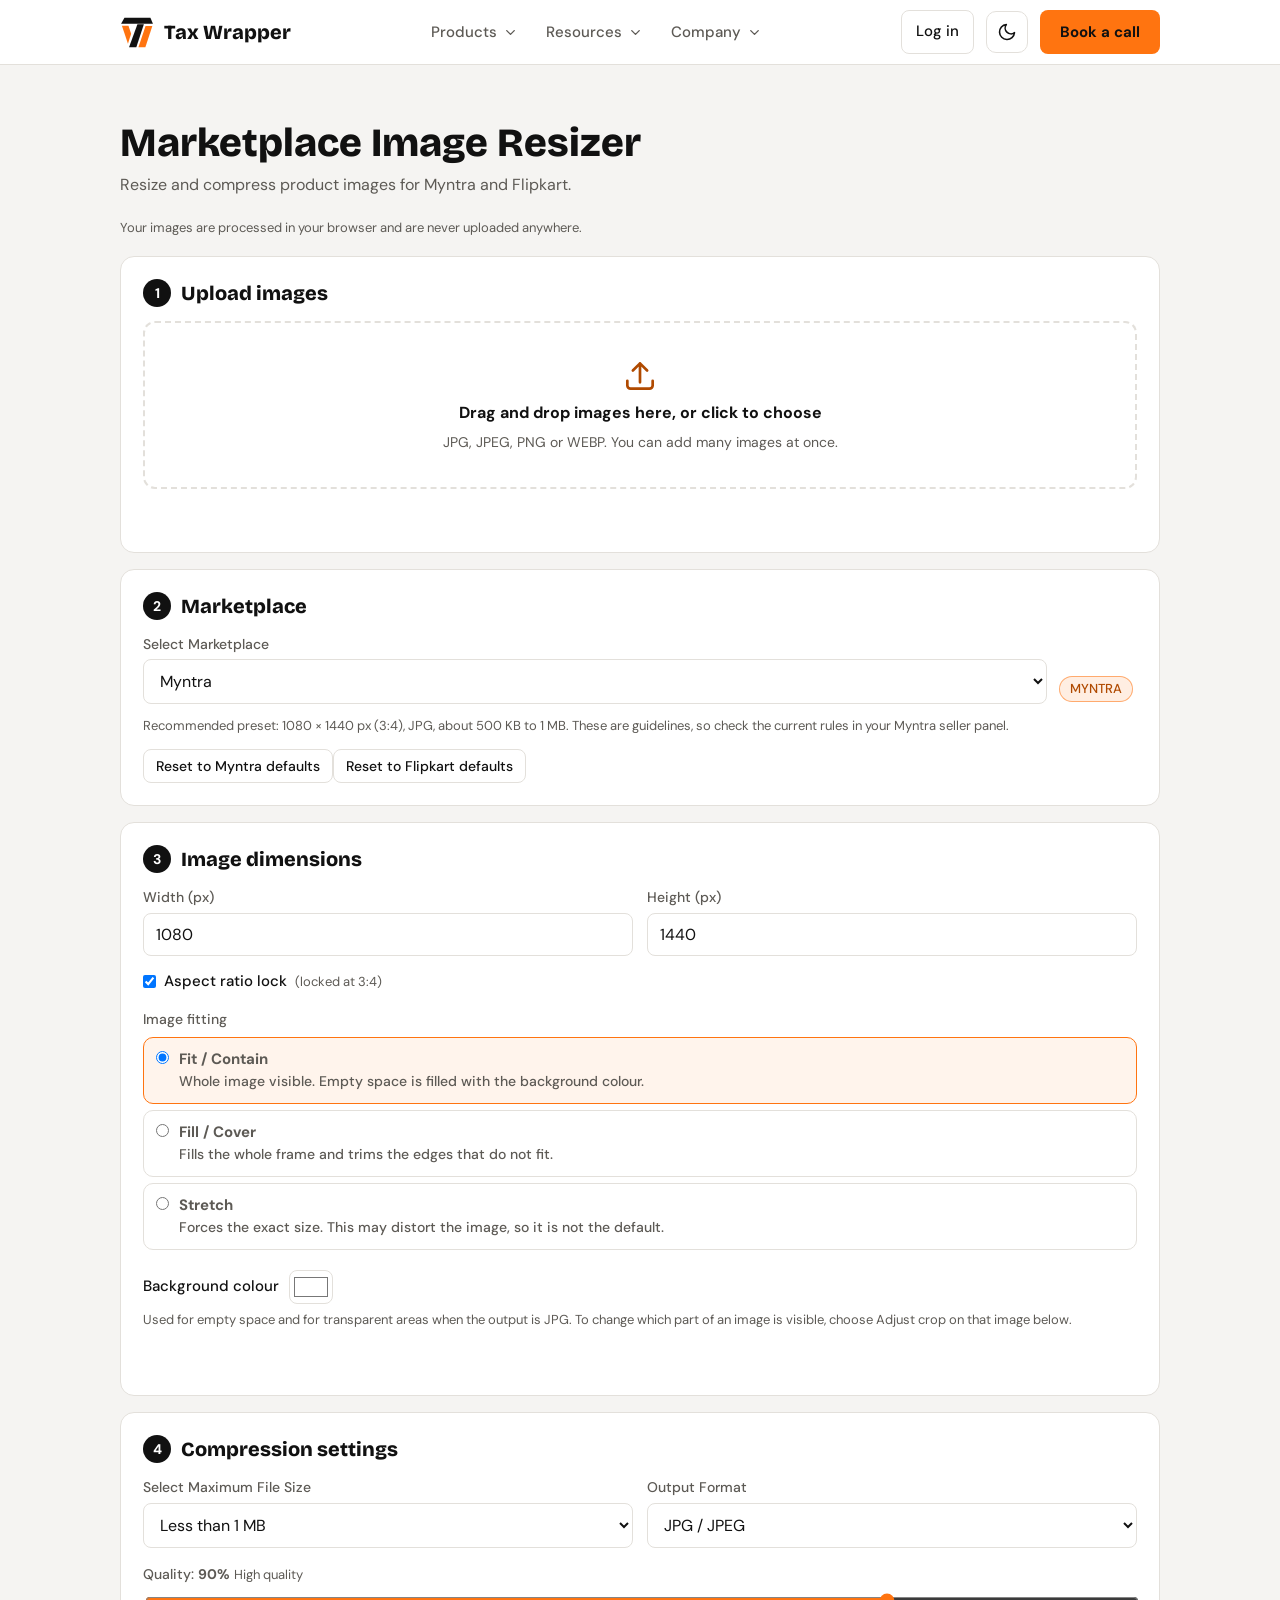
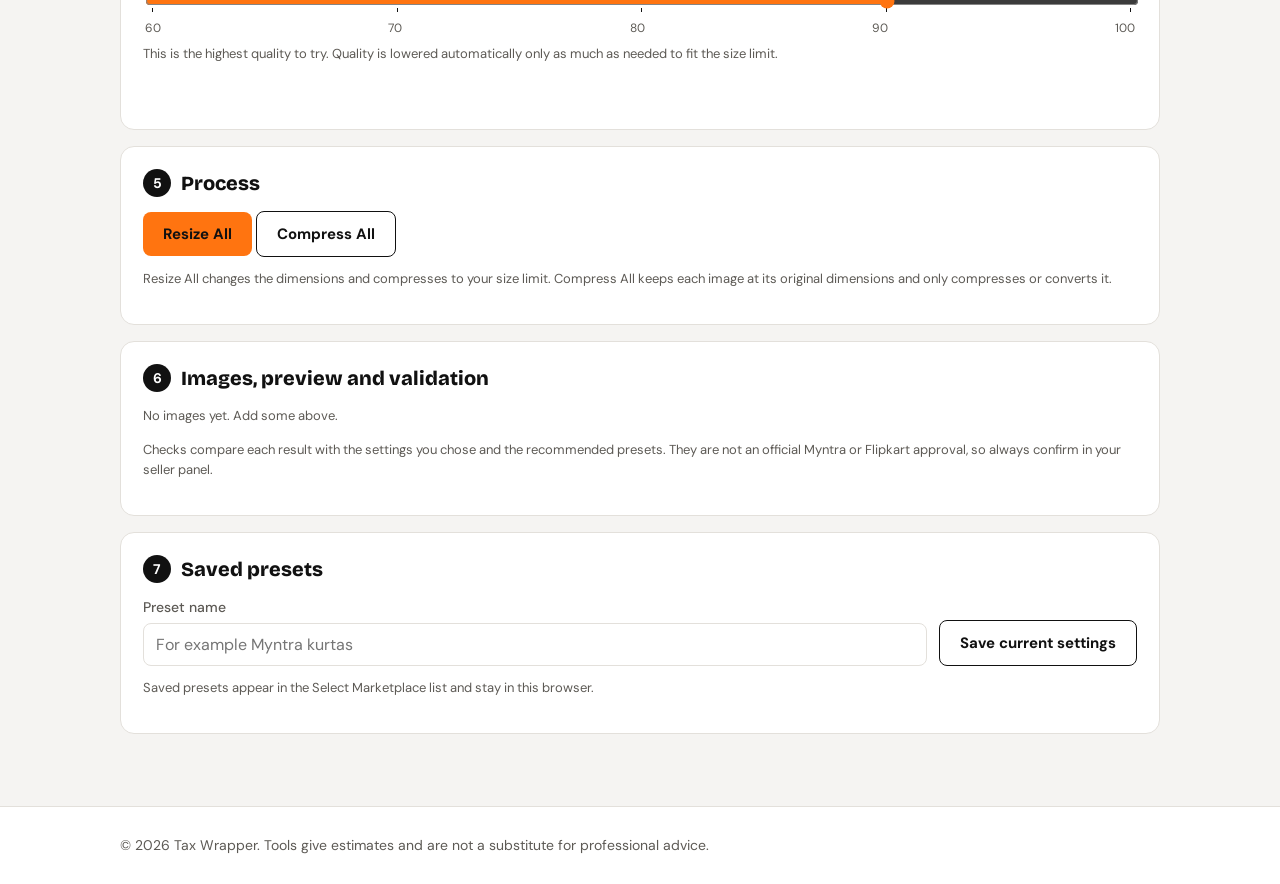
<file: features/image-resizer/image-resizer.html>
<!DOCTYPE html>
<html lang="en" data-root="../../">
<head>
<meta charset="utf-8">
<meta name="viewport" content="width=device-width, initial-scale=1, viewport-fit=cover">
<title>Marketplace Image Resizer – Tax Wrapper</title>
<link rel="stylesheet" href="https://fonts.googleapis.com/css2?family=Bricolage+Grotesque:wght@600;800&family=DM+Sans:wght@400;500;700&display=swap">
<link rel="stylesheet" href="../../assets/css/base.css">
<link rel="stylesheet" href="../../assets/css/components.css">
<link rel="stylesheet" href="image-resizer.css">
<script>try{var t=localStorage.getItem('tw-theme');if(t==='light'||t==='dark')document.documentElement.setAttribute('data-theme',t)}catch(e){}</script>
</head>
<body class="tp">
<header><div class="w nav">
<a class="brand" href="../../index.html" aria-label="Tax Wrapper home">
<svg viewBox="180 118 400 370" aria-hidden="true"><polygon fill="var(--ink)" points="230,128 540,128 570,198 190,198"/><polygon fill="var(--ink)" points="385,204 462,204 372,478 285,478"/><polygon fill="#ff7410" points="200,222 278,222 310,318 272,436"/><polygon fill="#ff7410" points="482,224 563,224 480,479 397,479"/></svg>
Tax Wrapper</a>
<nav id="mn" aria-label="Main">
<div class="dd"><button class="dt" type="button" aria-expanded="false" aria-controls="dp-products">Products<svg viewBox="0 0 24 24" fill="none" stroke="currentColor" stroke-width="2.2" stroke-linecap="round" stroke-linejoin="round" aria-hidden="true"><path d="m6 9 6 6 6-6"/></svg></button>
<div class="dp wide" id="dp-products" hidden><p class="dh">Products</p><div class="dcols"><div class="dg"><p class="dgh">Seller tools</p><ul><li data-perm="tds"><a class="di" href="../tools/tools.html#tds-interest"><span class="ic2" aria-hidden="true"><svg viewBox="0 0 24 24" fill="none" stroke="currentColor" stroke-width="1.8" stroke-linecap="round" stroke-linejoin="round"><path d="M19 5 5 19"/><circle cx="7.5" cy="7.5" r="2.4"/><circle cx="16.5" cy="16.5" r="2.4"/></svg></span>TDS Interest Calculator</a></li><li data-perm="inv"><a class="di" href="../tools/tools.html#invoice"><span class="ic2" aria-hidden="true"><svg viewBox="0 0 24 24" fill="none" stroke="currentColor" stroke-width="1.8" stroke-linecap="round" stroke-linejoin="round"><path d="M7 3h8l4 4v14H7z"/><path d="M14 3v5h5M10 12h6M10 16h6"/></svg></span>Invoice Generator</a></li><li data-perm="cal"><a class="di" href="../tools/tools.html#tax-calendar"><span class="ic2" aria-hidden="true"><svg viewBox="0 0 24 24" fill="none" stroke="currentColor" stroke-width="1.8" stroke-linecap="round" stroke-linejoin="round"><rect x="3.5" y="5" width="17" height="15" rx="2.5"/><path d="M8 3v4M16 3v4M3.5 10h17"/></svg></span>Tax Calendar</a></li><li data-perm="tax"><a class="di" href="../tools/tools.html#tax-calculator"><span class="ic2" aria-hidden="true"><svg viewBox="0 0 24 24" fill="none" stroke="currentColor" stroke-width="1.8" stroke-linecap="round" stroke-linejoin="round"><rect x="5" y="2.5" width="14" height="19" rx="2.5"/><path d="M8.5 7h7"/><path d="M8.5 12h.01M12 12h.01M15.5 12h.01M8.5 16h.01M12 16h.01M15.5 16h.01"/></svg></span>Tax Calculator</a></li><li><a class="di" href="image-resizer.html"><span class="ic2" aria-hidden="true"><svg viewBox="0 0 24 24" fill="none" stroke="currentColor" stroke-width="1.8" stroke-linecap="round" stroke-linejoin="round"><rect x="3" y="4" width="18" height="16" rx="2"/><circle cx="9" cy="10" r="1.6"/><path d="m21 16-5-5-8 8"/></svg></span>Image Resizer</a></li><li><a class="di" href="../hsn-lookup/hsn-lookup.html"><span class="ic2" aria-hidden="true"><svg viewBox="0 0 24 24" fill="none" stroke="currentColor" stroke-width="1.8" stroke-linecap="round" stroke-linejoin="round"><circle cx="11" cy="11" r="6.5"/><path d="m20 20-4.2-4.2M9 9v4m4-4v4M8 10h6m-6 2h6"/></svg></span>HSN Lookup</a></li></ul></div><div class="dg"><p class="dgh">Seller services</p><ul><li><a class="di" href="../../index.html#services"><span class="ic2" aria-hidden="true"><svg viewBox="0 0 24 24" fill="none" stroke="currentColor" stroke-width="1.8" stroke-linecap="round" stroke-linejoin="round"><path d="M4 8h14l-3-3M20 16H6l3 3"/></svg></span>Settlement Reconciliation</a></li><li><a class="di" href="../../index.html#services"><span class="ic2" aria-hidden="true"><svg viewBox="0 0 24 24" fill="none" stroke="currentColor" stroke-width="1.8" stroke-linecap="round" stroke-linejoin="round"><path d="M6 3h12v18l-3-2-3 2-3-2-3 2z"/><path d="M9 8h6M9 12h6"/></svg></span>GST and TCS Filing</a></li><li><a class="di" href="../../index.html#services"><span class="ic2" aria-hidden="true"><svg viewBox="0 0 24 24" fill="none" stroke="currentColor" stroke-width="1.8" stroke-linecap="round" stroke-linejoin="round"><path d="M5 4h12a2 2 0 0 1 2 2v14H7a2 2 0 0 1-2-2z"/><path d="M5 18a2 2 0 0 1 2-2h12M9 8h6"/></svg></span>Income Tax and Books</a></li><li><a class="di" href="../../index.html#consult"><span class="ic2" aria-hidden="true"><svg viewBox="0 0 24 24" fill="none" stroke="currentColor" stroke-width="1.8" stroke-linecap="round" stroke-linejoin="round"><path d="M21 12a8 8 0 0 1-11.6 7.1L4 20.5l1.2-4.4A8 8 0 1 1 21 12z"/><path d="M8.5 11.5h7M8.5 14.5h4"/></svg></span>Consultation</a></li></ul></div></div></div></div>
<div class="dd"><button class="dt" type="button" aria-expanded="false" aria-controls="dp-resources">Resources<svg viewBox="0 0 24 24" fill="none" stroke="currentColor" stroke-width="2.2" stroke-linecap="round" stroke-linejoin="round" aria-hidden="true"><path d="m6 9 6 6 6-6"/></svg></button>
<div class="dp" id="dp-resources" hidden><p class="dh">Resources</p><ul><li><span class="di off" aria-disabled="true"><span class="ic2" aria-hidden="true"><svg viewBox="0 0 24 24" fill="none" stroke="currentColor" stroke-width="1.8" stroke-linecap="round" stroke-linejoin="round"><path d="M12 6c-2-1.5-5-2-8-1.6V18c3-.4 6 .1 8 1.6 2-1.5 5-2 8-1.6V4.4C17 4 14 4.5 12 6z"/><path d="M12 6v13.6"/></svg></span>Blog<em>Soon</em></span></li><li><a class="di" href="../tools/tools.html"><span class="ic2" aria-hidden="true"><svg viewBox="0 0 24 24" fill="none" stroke="currentColor" stroke-width="1.8" stroke-linecap="round" stroke-linejoin="round"><rect x="5" y="2.5" width="14" height="19" rx="2.5"/><path d="M8.5 7h7"/><path d="M8.5 12h.01M12 12h.01M15.5 12h.01M8.5 16h.01M12 16h.01M15.5 16h.01"/></svg></span>Calculators &amp; Tools</a></li><li><span class="di off" aria-disabled="true"><span class="ic2" aria-hidden="true"><svg viewBox="0 0 24 24" fill="none" stroke="currentColor" stroke-width="1.8" stroke-linecap="round" stroke-linejoin="round"><path d="M5 20V13M12 20V6M19 20V10"/></svg></span>Case Studies<em>Soon</em></span></li><li><span class="di off" aria-disabled="true"><span class="ic2" aria-hidden="true"><svg viewBox="0 0 24 24" fill="none" stroke="currentColor" stroke-width="1.8" stroke-linecap="round" stroke-linejoin="round"><rect x="3" y="4" width="18" height="12" rx="2"/><path d="M8 20h8M12 16v4"/></svg></span>Webinars<em>Soon</em></span></li></ul></div></div>
<div class="dd"><button class="dt" type="button" aria-expanded="false" aria-controls="dp-company">Company<svg viewBox="0 0 24 24" fill="none" stroke="currentColor" stroke-width="2.2" stroke-linecap="round" stroke-linejoin="round" aria-hidden="true"><path d="m6 9 6 6 6-6"/></svg></button>
<div class="dp" id="dp-company" hidden><p class="dh">Company</p><ul><li><a class="di" href="../../index.html#services"><span class="ic2" aria-hidden="true"><svg viewBox="0 0 24 24" fill="none" stroke="currentColor" stroke-width="1.8" stroke-linecap="round" stroke-linejoin="round"><circle cx="9" cy="8" r="3"/><path d="M3.5 20a5.5 5.5 0 0 1 11 0"/><circle cx="17" cy="9" r="2.3"/><path d="M16.5 14.2a4.5 4.5 0 0 1 4 4.3"/></svg></span>About Us</a></li><li><a class="di" href="../../index.html#consult"><span class="ic2" aria-hidden="true"><svg viewBox="0 0 24 24" fill="none" stroke="currentColor" stroke-width="1.8" stroke-linecap="round" stroke-linejoin="round"><path d="M4 14v-2a8 8 0 0 1 16 0v2"/><rect x="3" y="14" width="4" height="6" rx="1.5"/><rect x="17" y="14" width="4" height="6" rx="1.5"/></svg></span>Support</a></li><li><span class="di off" aria-disabled="true"><span class="ic2" aria-hidden="true"><svg viewBox="0 0 24 24" fill="none" stroke="currentColor" stroke-width="1.8" stroke-linecap="round" stroke-linejoin="round"><rect x="3" y="7" width="18" height="13" rx="2.5"/><path d="M9 7V5a2 2 0 0 1 2-2h2a2 2 0 0 1 2 2v2M3 13h18"/></svg></span>Careers<em>Soon</em></span></li><li><span class="di off" aria-disabled="true"><span class="ic2" aria-hidden="true"><svg viewBox="0 0 24 24" fill="none" stroke="currentColor" stroke-width="1.8" stroke-linecap="round" stroke-linejoin="round"><path d="M4 10v4h3l8 4V6L7 10z"/><path d="M18.5 9.5a4 4 0 0 1 0 5"/></svg></span>Media &amp; PR<em>Soon</em></span></li></ul></div></div>
<div class="mrows" id="acctm"></div>
</nav>
<div class="nr">
<span id="acct"></span>
<button class="mb" id="mb" type="button" aria-label="Open menu" aria-expanded="false" aria-controls="mn"><svg class="mi" viewBox="0 0 24 24" fill="none" stroke="currentColor" stroke-width="2" stroke-linecap="round" aria-hidden="true"><path d="M4 7h16M4 12h16M4 17h16"/></svg><svg class="xi" viewBox="0 0 24 24" fill="none" stroke="currentColor" stroke-width="2" stroke-linecap="round" aria-hidden="true"><path d="M6 6l12 12M18 6 6 18"/></svg></button>
<button class="tg" id="tg" type="button" aria-label="Switch to dark mode" title="Switch theme"><svg class="moon" viewBox="0 0 24 24" fill="none" stroke="currentColor" stroke-width="1.9" stroke-linecap="round" stroke-linejoin="round" aria-hidden="true"><path d="M21 12.8A9 9 0 1 1 11.2 3a7 7 0 0 0 9.8 9.8z"/></svg><svg class="sun" viewBox="0 0 24 24" fill="none" stroke="currentColor" stroke-width="1.9" stroke-linecap="round" stroke-linejoin="round" aria-hidden="true"><circle cx="12" cy="12" r="4"/><path d="M12 2v2M12 20v2M4.9 4.9l1.4 1.4M17.7 17.7l1.4 1.4M2 12h2M20 12h2M4.9 19.1l1.4-1.4M17.7 6.3l1.4-1.4"/></svg></button>
<a class="btn" href="../../index.html#consult">Book a call</a>
</div>
</div></header>

<main id="top">
<section class="alt rz"><div class="w">
<div class="sh"><h2>Marketplace Image Resizer</h2><p>Resize and compress product images for Myntra and Flipkart.</p></div>
<p class="note" style="margin:-8px 0 18px">Your images are processed in your browser and are never uploaded anywhere.</p>

<div class="rzc" aria-labelledby="rz_h1">
<h3 id="rz_h1"><span class="n">1</span>Upload images</h3>
<label class="rz-drop" id="rz_drop" for="rz_in">
<input type="file" id="rz_in" class="rz-fi" title="Choose images" accept=".jpg,.jpeg,.png,.webp,image/jpeg,image/png,image/webp" multiple aria-describedby="rz_dh">
<svg viewBox="0 0 24 24" fill="none" stroke="currentColor" stroke-width="1.7" stroke-linecap="round" stroke-linejoin="round" aria-hidden="true"><path d="M12 16V4m0 0L7.5 8.5M12 4l4.5 4.5"/><path d="M4 15v3a2 2 0 0 0 2 2h12a2 2 0 0 0 2-2v-3"/></svg>
<b>Drag and drop images here, or click to choose</b>
<span id="rz_dh">JPG, JPEG, PNG or WEBP. You can add many images at once.</span>
</label>
<p class="note lerr" id="rz_ue" role="alert"></p>
</div>

<div class="rzc" aria-labelledby="rz_h2">
<h3 id="rz_h2"><span class="n">2</span>Marketplace</h3>
<div class="rz-row">
<label class="rz-grow">Select Marketplace
<select id="rz_mk"><option value="myntra">Myntra</option><option value="flipkart">Flipkart</option><option value="custom">Custom Size</option></select></label>
<span class="chip" id="rz_tag" hidden></span>
</div>
<p class="note" id="rz_mn"></p>
<div class="cta" style="margin-top:10px"><button class="sb" type="button" id="rz_rm">Reset to Myntra defaults</button><button class="sb" type="button" id="rz_rf">Reset to Flipkart defaults</button></div>
</div>

<div class="rzc" aria-labelledby="rz_h3">
<h3 id="rz_h3"><span class="n">3</span>Image dimensions</h3>
<div class="g">
<label>Width (px)<input id="rz_w" type="number" inputmode="numeric" min="1" max="8000" step="1"></label>
<label>Height (px)<input id="rz_h" type="number" inputmode="numeric" min="1" max="8000" step="1"></label>
</div>
<label class="rz-chk"><input type="checkbox" id="rz_lk" checked> Aspect ratio lock <span id="rz_lkt" class="rz-mute"></span></label>
<fieldset class="rz-fit"><legend>Image fitting</legend>
<label class="rz-opt"><input type="radio" name="rz_fit" value="contain" checked><span><b>Fit / Contain</b> Whole image visible. Empty space is filled with the background colour.</span></label>
<label class="rz-opt"><input type="radio" name="rz_fit" value="cover"><span><b>Fill / Cover</b> Fills the whole frame and trims the edges that do not fit.</span></label>
<label class="rz-opt"><input type="radio" name="rz_fit" value="stretch"><span><b>Stretch</b> Forces the exact size. This may distort the image, so it is not the default.</span></label>
</fieldset>
<label class="rz-bg">Background colour <input type="color" id="rz_bg" value="#ffffff"></label>
<p class="note" style="margin-top:6px">Used for empty space and for transparent areas when the output is JPG. To change which part of an image is visible, choose Adjust crop on that image below.</p>
<p class="note lerr" id="rz_de" role="alert"></p>
</div>

<div class="rzc" aria-labelledby="rz_h4">
<h3 id="rz_h4"><span class="n">4</span>Compression settings</h3>
<div class="g">
<label>Select Maximum File Size
<select id="rz_ms">
<option value="lt500">Less than 500 KB</option><option value="lt750">Less than 750 KB</option><option value="lt1024">Less than 1 MB</option>
<option value="1">1 MB</option><option value="2">2 MB</option><option value="3">3 MB</option><option value="4">4 MB</option><option value="5">5 MB</option><option value="6">6 MB</option><option value="7">7 MB</option><option value="8">8 MB</option><option value="9">9 MB</option><option value="10">10 MB</option>
<option value="custom">Custom Size</option></select></label>
<label>Output Format
<select id="rz_fm"><option value="jpg">JPG / JPEG</option><option value="png">PNG</option><option value="webp">WEBP</option></select></label>
</div>
<div class="rz-cust" id="rz_cu" hidden>
<label>Custom maximum size<input id="rz_cv" type="number" inputmode="decimal" min="1" step="any" value="750"></label>
<label>Unit<select id="rz_cn"><option value="KB">KB</option><option value="MB">MB</option></select></label>
</div>
<div id="rz_ql" class="rz-q">
<label for="rz_q">Quality: <b id="rz_qv">90%</b> <span class="rz-mute" id="rz_qn"></span></label>
<input type="range" id="rz_q" min="60" max="100" step="5" value="90" list="rz_qt">
<datalist id="rz_qt"><option value="60"></option><option value="70"></option><option value="80"></option><option value="90"></option><option value="100"></option></datalist>
<div class="rz-ticks" aria-hidden="true"><span>60</span><span>70</span><span>80</span><span>90</span><span>100</span></div>
<p class="note" style="margin-top:6px">This is the highest quality to try. Quality is lowered automatically only as much as needed to fit the size limit.</p>
</div>
<p class="note" id="rz_pn" hidden>PNG is lossless, so it cannot be squeezed to a size limit. Choose JPG or WEBP if the file is too large.</p>
<p class="note lerr" id="rz_ce" role="alert"></p>
</div>

<div class="rzc" aria-labelledby="rz_h5">
<h3 id="rz_h5"><span class="n">5</span>Process</h3>
<div class="cta">
<button class="btn" type="button" id="rz_go" disabled>Resize All</button>
<button class="btn o" type="button" id="rz_cm" disabled>Compress All</button>
</div>
<p class="note">Resize All changes the dimensions and compresses to your size limit. Compress All keeps each image at its original dimensions and only compresses or converts it.</p>
<div class="rz-bar" id="rz_pb" hidden><div><i id="rz_pf"></i></div><span id="rz_pt" role="status" aria-live="polite"></span><button class="sb" type="button" id="rz_st">Stop</button></div>
<div class="rz-sum" id="rz_sm" hidden>
<div><b id="t_o">0</b><span>Total original size</span></div>
<div><b id="t_p">0</b><span>Total processed size</span></div>
<div><b id="t_s">0</b><span>Space saved</span></div>
<div><b id="t_c">0%</b><span>Compression</span></div>
</div>
<div class="rz-fin" id="rz_fs" hidden></div>
</div>

<div class="rzc" aria-labelledby="rz_h6">
<h3 id="rz_h6"><span class="n">6</span>Images, preview and validation</h3>
<div class="rz-tools" id="rz_tl" hidden>
<label class="rz-chk" style="margin:0"><input type="checkbox" id="rz_sa" checked> Select all</label>
<div class="cta" style="margin:0">
<button class="btn o" type="button" id="rz_ds" disabled>Download Selected</button>
<button class="btn o" type="button" id="rz_da" disabled>Download All (ZIP)</button>
<button class="btn o dngb" type="button" id="rz_cl">Clear All</button>
</div>
</div>
<p class="note" id="rz_em">No images yet. Add some above.</p>
<div id="rz_ls"></div>
<p class="note">Checks compare each result with the settings you chose and the recommended presets. They are not an official Myntra or Flipkart approval, so always confirm in your seller panel.</p>
</div>

<div class="rzc" aria-labelledby="rz_h7">
<h3 id="rz_h7"><span class="n">7</span>Saved presets</h3>
<div class="rz-row">
<label class="rz-grow">Preset name<input id="rz_pnm" maxlength="40" placeholder="For example Myntra kurtas" autocomplete="off"></label>
<button class="btn o" type="button" id="rz_ps">Save current settings</button>
<button class="btn o dngb" type="button" id="rz_pd" hidden>Delete selected preset</button>
</div>
<p class="note" id="rz_pm">Saved presets appear in the Select Marketplace list and stay in this browser.</p>
</div>
</div></section>
</main>

<div class="modal" id="rz_cm_m" hidden role="dialog" aria-modal="true" aria-labelledby="rz_ch">
<div class="mbox rz-crop">
<h3 id="rz_ch">Adjust crop</h3>
<p class="note" style="margin:6px 0 12px" id="rz_cd">Drag the image to choose the visible area.</p>
<div class="rz-cv"><canvas id="rz_cv2" aria-label="Crop preview. Drag to move the image."></canvas></div>
<label style="margin-top:12px">Zoom <b id="rz_zv">100%</b><input type="range" id="rz_z" min="100" max="300" step="5" value="100"></label>
<div class="cta" style="margin-top:14px"><button class="btn" type="button" id="rz_cok">Apply</button><button class="btn o" type="button" id="rz_cre">Reset</button><button class="btn o" type="button" id="rz_cca">Cancel</button></div>
</div>
</div>

<div class="modal" id="rz_cl_m" hidden role="alertdialog" aria-modal="true" aria-labelledby="rz_clh">
<div class="mbox" style="max-width:420px">
<h3 id="rz_clh">Remove all images?</h3>
<p class="note" style="margin:8px 0 18px" id="rz_cld"></p>
<div class="cta"><button class="btn dngb" type="button" id="rz_cly">Remove all</button><button class="btn o" type="button" id="rz_cln">Keep images</button></div>
</div>
</div>

<footer><div class="w">© 2026 Tax Wrapper. Tools give estimates and are not a substitute for professional advice.</div></footer>

<script src="../../assets/js/utils.js" defer></script>
<script src="../auth/auth.js" defer></script>
<script src="../../assets/js/theme.js" defer></script>
<script src="../../assets/js/menu.js" defer></script>
<script src="image-resizer.js" defer></script>
</body>
</html>
</file>
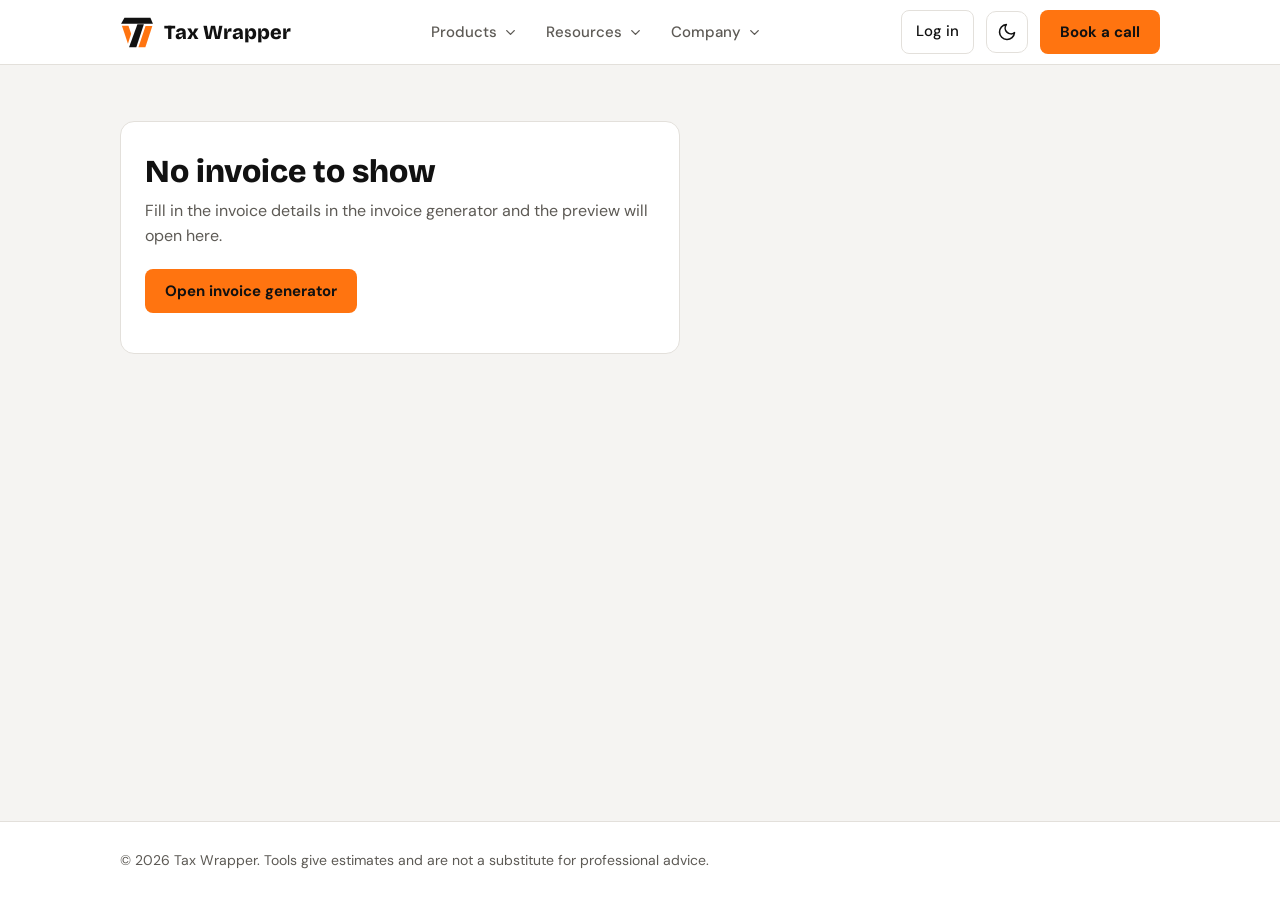
<file: features/invoice/invoice.html>
<!DOCTYPE html>
<html lang="en" data-root="../../">
<head>
<meta charset="utf-8">
<meta name="viewport" content="width=device-width, initial-scale=1, viewport-fit=cover">
<title>Invoice preview – Tax Wrapper</title>
<link rel="stylesheet" href="https://fonts.googleapis.com/css2?family=Bricolage+Grotesque:wght@600;800&family=DM+Sans:wght@400;500;700&display=swap">
<link rel="stylesheet" href="../../assets/css/base.css">
<link rel="stylesheet" href="../../assets/css/components.css">
<link rel="stylesheet" href="invoice.css">
<script>try{var t=localStorage.getItem('tw-theme');if(t==='light'||t==='dark')document.documentElement.setAttribute('data-theme',t)}catch(e){}</script>
</head>
<body class="tp pv" data-need="inv">
<header><div class="w nav">
<a class="brand" href="../../index.html" aria-label="Tax Wrapper home">
<svg viewBox="180 118 400 370" aria-hidden="true"><polygon fill="var(--ink)" points="230,128 540,128 570,198 190,198"/><polygon fill="var(--ink)" points="385,204 462,204 372,478 285,478"/><polygon fill="#ff7410" points="200,222 278,222 310,318 272,436"/><polygon fill="#ff7410" points="482,224 563,224 480,479 397,479"/></svg>
Tax Wrapper</a>
<nav id="mn" aria-label="Main">
<div class="dd"><button class="dt" type="button" aria-expanded="false" aria-controls="dp-products">Products<svg viewBox="0 0 24 24" fill="none" stroke="currentColor" stroke-width="2.2" stroke-linecap="round" stroke-linejoin="round" aria-hidden="true"><path d="m6 9 6 6 6-6"/></svg></button>
<div class="dp wide" id="dp-products" hidden><p class="dh">Products</p><div class="dcols"><div class="dg"><p class="dgh">Seller tools</p><ul><li data-perm="tds"><a class="di" href="../tools/tools.html#tds-interest"><span class="ic2" aria-hidden="true"><svg viewBox="0 0 24 24" fill="none" stroke="currentColor" stroke-width="1.8" stroke-linecap="round" stroke-linejoin="round"><path d="M19 5 5 19"/><circle cx="7.5" cy="7.5" r="2.4"/><circle cx="16.5" cy="16.5" r="2.4"/></svg></span>TDS Interest Calculator</a></li><li data-perm="inv"><a class="di" href="../tools/tools.html#invoice"><span class="ic2" aria-hidden="true"><svg viewBox="0 0 24 24" fill="none" stroke="currentColor" stroke-width="1.8" stroke-linecap="round" stroke-linejoin="round"><path d="M7 3h8l4 4v14H7z"/><path d="M14 3v5h5M10 12h6M10 16h6"/></svg></span>Invoice Generator</a></li><li data-perm="cal"><a class="di" href="../tools/tools.html#tax-calendar"><span class="ic2" aria-hidden="true"><svg viewBox="0 0 24 24" fill="none" stroke="currentColor" stroke-width="1.8" stroke-linecap="round" stroke-linejoin="round"><rect x="3.5" y="5" width="17" height="15" rx="2.5"/><path d="M8 3v4M16 3v4M3.5 10h17"/></svg></span>Tax Calendar</a></li><li data-perm="tax"><a class="di" href="../tools/tools.html#tax-calculator"><span class="ic2" aria-hidden="true"><svg viewBox="0 0 24 24" fill="none" stroke="currentColor" stroke-width="1.8" stroke-linecap="round" stroke-linejoin="round"><rect x="5" y="2.5" width="14" height="19" rx="2.5"/><path d="M8.5 7h7"/><path d="M8.5 12h.01M12 12h.01M15.5 12h.01M8.5 16h.01M12 16h.01M15.5 16h.01"/></svg></span>Tax Calculator</a></li><li><a class="di" href="../image-resizer/image-resizer.html"><span class="ic2" aria-hidden="true"><svg viewBox="0 0 24 24" fill="none" stroke="currentColor" stroke-width="1.8" stroke-linecap="round" stroke-linejoin="round"><rect x="3" y="4" width="18" height="16" rx="2"/><circle cx="9" cy="10" r="1.6"/><path d="m21 16-5-5-8 8"/></svg></span>Image Resizer</a></li><li><a class="di" href="../hsn-lookup/hsn-lookup.html"><span class="ic2" aria-hidden="true"><svg viewBox="0 0 24 24" fill="none" stroke="currentColor" stroke-width="1.8" stroke-linecap="round" stroke-linejoin="round"><circle cx="11" cy="11" r="6.5"/><path d="m20 20-4.2-4.2M9 9v4m4-4v4M8 10h6m-6 2h6"/></svg></span>HSN Lookup</a></li></ul></div><div class="dg"><p class="dgh">Seller services</p><ul><li><a class="di" href="../../index.html#services"><span class="ic2" aria-hidden="true"><svg viewBox="0 0 24 24" fill="none" stroke="currentColor" stroke-width="1.8" stroke-linecap="round" stroke-linejoin="round"><path d="M4 8h14l-3-3M20 16H6l3 3"/></svg></span>Settlement Reconciliation</a></li><li><a class="di" href="../../index.html#services"><span class="ic2" aria-hidden="true"><svg viewBox="0 0 24 24" fill="none" stroke="currentColor" stroke-width="1.8" stroke-linecap="round" stroke-linejoin="round"><path d="M6 3h12v18l-3-2-3 2-3-2-3 2z"/><path d="M9 8h6M9 12h6"/></svg></span>GST and TCS Filing</a></li><li><a class="di" href="../../index.html#services"><span class="ic2" aria-hidden="true"><svg viewBox="0 0 24 24" fill="none" stroke="currentColor" stroke-width="1.8" stroke-linecap="round" stroke-linejoin="round"><path d="M5 4h12a2 2 0 0 1 2 2v14H7a2 2 0 0 1-2-2z"/><path d="M5 18a2 2 0 0 1 2-2h12M9 8h6"/></svg></span>Income Tax and Books</a></li><li><a class="di" href="../../index.html#consult"><span class="ic2" aria-hidden="true"><svg viewBox="0 0 24 24" fill="none" stroke="currentColor" stroke-width="1.8" stroke-linecap="round" stroke-linejoin="round"><path d="M21 12a8 8 0 0 1-11.6 7.1L4 20.5l1.2-4.4A8 8 0 1 1 21 12z"/><path d="M8.5 11.5h7M8.5 14.5h4"/></svg></span>Consultation</a></li></ul></div></div></div></div>
<div class="dd"><button class="dt" type="button" aria-expanded="false" aria-controls="dp-resources">Resources<svg viewBox="0 0 24 24" fill="none" stroke="currentColor" stroke-width="2.2" stroke-linecap="round" stroke-linejoin="round" aria-hidden="true"><path d="m6 9 6 6 6-6"/></svg></button>
<div class="dp" id="dp-resources" hidden><p class="dh">Resources</p><ul><li><span class="di off" aria-disabled="true"><span class="ic2" aria-hidden="true"><svg viewBox="0 0 24 24" fill="none" stroke="currentColor" stroke-width="1.8" stroke-linecap="round" stroke-linejoin="round"><path d="M12 6c-2-1.5-5-2-8-1.6V18c3-.4 6 .1 8 1.6 2-1.5 5-2 8-1.6V4.4C17 4 14 4.5 12 6z"/><path d="M12 6v13.6"/></svg></span>Blog<em>Soon</em></span></li><li><a class="di" href="../tools/tools.html"><span class="ic2" aria-hidden="true"><svg viewBox="0 0 24 24" fill="none" stroke="currentColor" stroke-width="1.8" stroke-linecap="round" stroke-linejoin="round"><rect x="5" y="2.5" width="14" height="19" rx="2.5"/><path d="M8.5 7h7"/><path d="M8.5 12h.01M12 12h.01M15.5 12h.01M8.5 16h.01M12 16h.01M15.5 16h.01"/></svg></span>Calculators &amp; Tools</a></li><li><span class="di off" aria-disabled="true"><span class="ic2" aria-hidden="true"><svg viewBox="0 0 24 24" fill="none" stroke="currentColor" stroke-width="1.8" stroke-linecap="round" stroke-linejoin="round"><path d="M5 20V13M12 20V6M19 20V10"/></svg></span>Case Studies<em>Soon</em></span></li><li><span class="di off" aria-disabled="true"><span class="ic2" aria-hidden="true"><svg viewBox="0 0 24 24" fill="none" stroke="currentColor" stroke-width="1.8" stroke-linecap="round" stroke-linejoin="round"><rect x="3" y="4" width="18" height="12" rx="2"/><path d="M8 20h8M12 16v4"/></svg></span>Webinars<em>Soon</em></span></li></ul></div></div>
<div class="dd"><button class="dt" type="button" aria-expanded="false" aria-controls="dp-company">Company<svg viewBox="0 0 24 24" fill="none" stroke="currentColor" stroke-width="2.2" stroke-linecap="round" stroke-linejoin="round" aria-hidden="true"><path d="m6 9 6 6 6-6"/></svg></button>
<div class="dp" id="dp-company" hidden><p class="dh">Company</p><ul><li><a class="di" href="../../index.html#services"><span class="ic2" aria-hidden="true"><svg viewBox="0 0 24 24" fill="none" stroke="currentColor" stroke-width="1.8" stroke-linecap="round" stroke-linejoin="round"><circle cx="9" cy="8" r="3"/><path d="M3.5 20a5.5 5.5 0 0 1 11 0"/><circle cx="17" cy="9" r="2.3"/><path d="M16.5 14.2a4.5 4.5 0 0 1 4 4.3"/></svg></span>About Us</a></li><li><a class="di" href="../../index.html#consult"><span class="ic2" aria-hidden="true"><svg viewBox="0 0 24 24" fill="none" stroke="currentColor" stroke-width="1.8" stroke-linecap="round" stroke-linejoin="round"><path d="M4 14v-2a8 8 0 0 1 16 0v2"/><rect x="3" y="14" width="4" height="6" rx="1.5"/><rect x="17" y="14" width="4" height="6" rx="1.5"/></svg></span>Support</a></li><li><span class="di off" aria-disabled="true"><span class="ic2" aria-hidden="true"><svg viewBox="0 0 24 24" fill="none" stroke="currentColor" stroke-width="1.8" stroke-linecap="round" stroke-linejoin="round"><rect x="3" y="7" width="18" height="13" rx="2.5"/><path d="M9 7V5a2 2 0 0 1 2-2h2a2 2 0 0 1 2 2v2M3 13h18"/></svg></span>Careers<em>Soon</em></span></li><li><span class="di off" aria-disabled="true"><span class="ic2" aria-hidden="true"><svg viewBox="0 0 24 24" fill="none" stroke="currentColor" stroke-width="1.8" stroke-linecap="round" stroke-linejoin="round"><path d="M4 10v4h3l8 4V6L7 10z"/><path d="M18.5 9.5a4 4 0 0 1 0 5"/></svg></span>Media &amp; PR<em>Soon</em></span></li></ul></div></div>
<div class="mrows" id="acctm"></div>
</nav>
<div class="nr">
<span id="acct"></span>
<button class="mb" id="mb" type="button" aria-label="Open menu" aria-expanded="false" aria-controls="mn"><svg class="mi" viewBox="0 0 24 24" fill="none" stroke="currentColor" stroke-width="2" stroke-linecap="round" aria-hidden="true"><path d="M4 7h16M4 12h16M4 17h16"/></svg><svg class="xi" viewBox="0 0 24 24" fill="none" stroke="currentColor" stroke-width="2" stroke-linecap="round" aria-hidden="true"><path d="M6 6l12 12M18 6 6 18"/></svg></button>
<button class="tg" id="tg" type="button" aria-label="Switch to dark mode" title="Switch theme"><svg class="moon" viewBox="0 0 24 24" fill="none" stroke="currentColor" stroke-width="1.9" stroke-linecap="round" stroke-linejoin="round" aria-hidden="true"><path d="M21 12.8A9 9 0 1 1 11.2 3a7 7 0 0 0 9.8 9.8z"/></svg><svg class="sun" viewBox="0 0 24 24" fill="none" stroke="currentColor" stroke-width="1.9" stroke-linecap="round" stroke-linejoin="round" aria-hidden="true"><circle cx="12" cy="12" r="4"/><path d="M12 2v2M12 20v2M4.9 4.9l1.4 1.4M17.7 17.7l1.4 1.4M2 12h2M20 12h2M4.9 19.1l1.4-1.4M17.7 6.3l1.4-1.4"/></svg></button>
<a class="btn" href="../../index.html#consult">Book a call</a>
</div>
</div></header>

<main id="top">
<section class="alt"><div class="w">
<div class="pv-bar" id="pv_bar">
<div><h2>Invoice preview</h2><p>Check the invoice, then print it or save it as a PDF.</p></div>
<div class="cta"><a class="btn o" href="../tools/tools.html#invoice-items">Edit invoice</a><button class="btn" id="pv_p" type="button">Print or save as PDF</button></div>
</div>
<div id="pv"><div id="inv"></div></div>
<div class="pv-e" id="pv_e" hidden>
<h2>No invoice to show</h2>
<p>Fill in the invoice details in the invoice generator and the preview will open here.</p>
<a class="btn" href="../tools/tools.html#invoice">Open invoice generator</a>
</div>
</div></section>
</main>

<footer><div class="w">© 2026 Tax Wrapper. Tools give estimates and are not a substitute for professional advice.</div></footer>

<script src="../../assets/js/utils.js" defer></script>
<script src="../auth/auth.js" defer></script>
<script src="../../assets/js/theme.js" defer></script>
<script src="../../assets/js/menu.js" defer></script>
<script src="invoice-core.js" defer></script>
<script src="invoice-view.js" defer></script>
<script src="../auth/perms.js" defer></script>
</body>
</html>
</file>
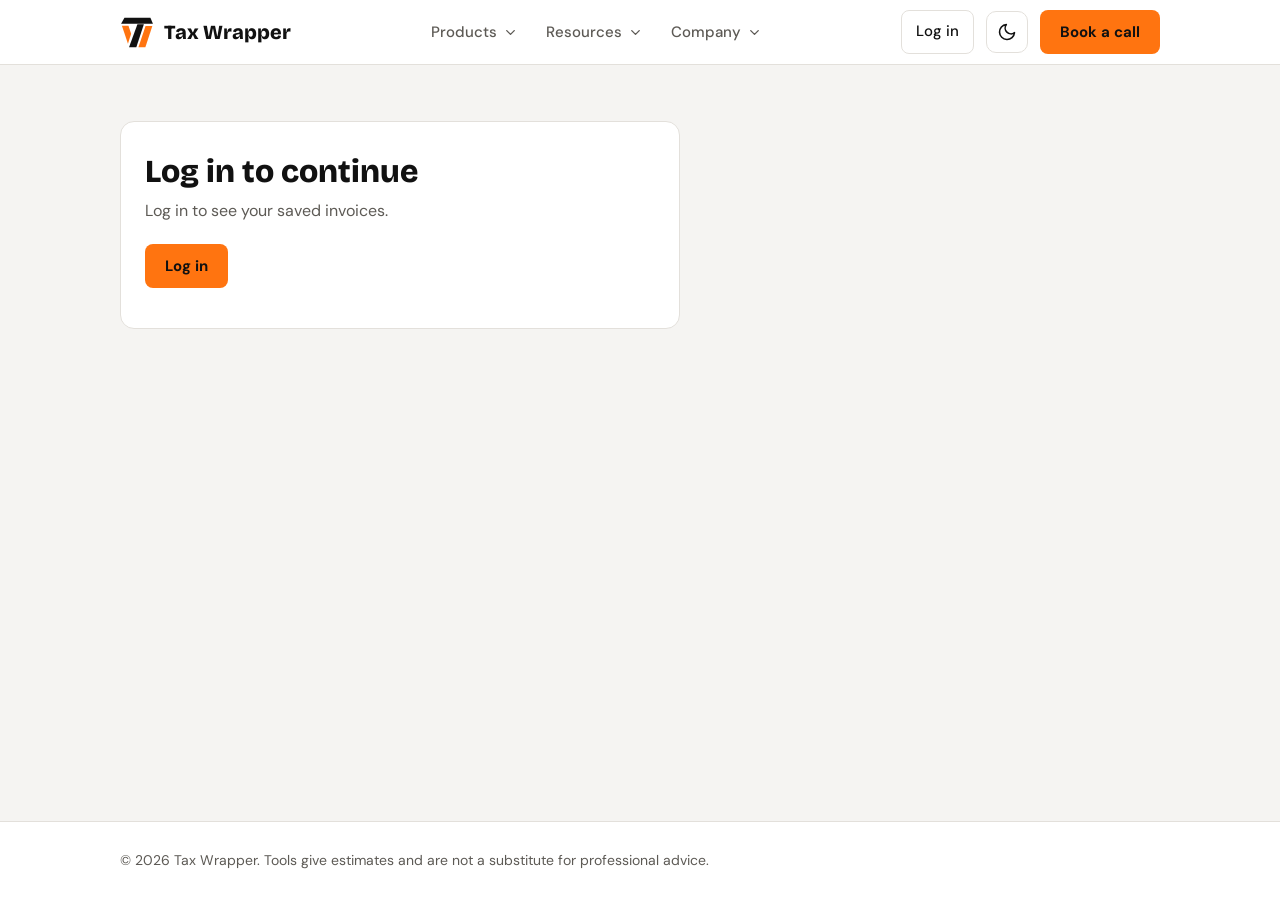
<file: features/saved-invoices/invoices.html>
<!DOCTYPE html>
<html lang="en" data-root="../../">
<head>
<meta charset="utf-8">
<meta name="viewport" content="width=device-width, initial-scale=1, viewport-fit=cover">
<title>Invoices – Tax Wrapper</title>
<link rel="stylesheet" href="https://fonts.googleapis.com/css2?family=Bricolage+Grotesque:wght@600;800&family=DM+Sans:wght@400;500;700&display=swap">
<link rel="stylesheet" href="../../assets/css/base.css">
<link rel="stylesheet" href="../../assets/css/components.css">
<script>try{var t=localStorage.getItem('tw-theme');if(t==='light'||t==='dark')document.documentElement.setAttribute('data-theme',t)}catch(e){}</script>
</head>
<body class="tp">
<header><div class="w nav">
<a class="brand" href="../../index.html" aria-label="Tax Wrapper home">
<svg viewBox="180 118 400 370" aria-hidden="true"><polygon fill="var(--ink)" points="230,128 540,128 570,198 190,198"/><polygon fill="var(--ink)" points="385,204 462,204 372,478 285,478"/><polygon fill="#ff7410" points="200,222 278,222 310,318 272,436"/><polygon fill="#ff7410" points="482,224 563,224 480,479 397,479"/></svg>
Tax Wrapper</a>
<nav id="mn" aria-label="Main">
<div class="dd"><button class="dt" type="button" aria-expanded="false" aria-controls="dp-products">Products<svg viewBox="0 0 24 24" fill="none" stroke="currentColor" stroke-width="2.2" stroke-linecap="round" stroke-linejoin="round" aria-hidden="true"><path d="m6 9 6 6 6-6"/></svg></button>
<div class="dp wide" id="dp-products" hidden><p class="dh">Products</p><div class="dcols"><div class="dg"><p class="dgh">Seller tools</p><ul><li data-perm="tds"><a class="di" href="../tools/tools.html#tds-interest"><span class="ic2" aria-hidden="true"><svg viewBox="0 0 24 24" fill="none" stroke="currentColor" stroke-width="1.8" stroke-linecap="round" stroke-linejoin="round"><path d="M19 5 5 19"/><circle cx="7.5" cy="7.5" r="2.4"/><circle cx="16.5" cy="16.5" r="2.4"/></svg></span>TDS Interest Calculator</a></li><li data-perm="inv"><a class="di" href="../tools/tools.html#invoice"><span class="ic2" aria-hidden="true"><svg viewBox="0 0 24 24" fill="none" stroke="currentColor" stroke-width="1.8" stroke-linecap="round" stroke-linejoin="round"><path d="M7 3h8l4 4v14H7z"/><path d="M14 3v5h5M10 12h6M10 16h6"/></svg></span>Invoice Generator</a></li><li data-perm="cal"><a class="di" href="../tools/tools.html#tax-calendar"><span class="ic2" aria-hidden="true"><svg viewBox="0 0 24 24" fill="none" stroke="currentColor" stroke-width="1.8" stroke-linecap="round" stroke-linejoin="round"><rect x="3.5" y="5" width="17" height="15" rx="2.5"/><path d="M8 3v4M16 3v4M3.5 10h17"/></svg></span>Tax Calendar</a></li><li data-perm="tax"><a class="di" href="../tools/tools.html#tax-calculator"><span class="ic2" aria-hidden="true"><svg viewBox="0 0 24 24" fill="none" stroke="currentColor" stroke-width="1.8" stroke-linecap="round" stroke-linejoin="round"><rect x="5" y="2.5" width="14" height="19" rx="2.5"/><path d="M8.5 7h7"/><path d="M8.5 12h.01M12 12h.01M15.5 12h.01M8.5 16h.01M12 16h.01M15.5 16h.01"/></svg></span>Tax Calculator</a></li><li><a class="di" href="../image-resizer/image-resizer.html"><span class="ic2" aria-hidden="true"><svg viewBox="0 0 24 24" fill="none" stroke="currentColor" stroke-width="1.8" stroke-linecap="round" stroke-linejoin="round"><rect x="3" y="4" width="18" height="16" rx="2"/><circle cx="9" cy="10" r="1.6"/><path d="m21 16-5-5-8 8"/></svg></span>Image Resizer</a></li><li><a class="di" href="../hsn-lookup/hsn-lookup.html"><span class="ic2" aria-hidden="true"><svg viewBox="0 0 24 24" fill="none" stroke="currentColor" stroke-width="1.8" stroke-linecap="round" stroke-linejoin="round"><circle cx="11" cy="11" r="6.5"/><path d="m20 20-4.2-4.2M9 9v4m4-4v4M8 10h6m-6 2h6"/></svg></span>HSN Lookup</a></li></ul></div><div class="dg"><p class="dgh">Seller services</p><ul><li><a class="di" href="../../index.html#services"><span class="ic2" aria-hidden="true"><svg viewBox="0 0 24 24" fill="none" stroke="currentColor" stroke-width="1.8" stroke-linecap="round" stroke-linejoin="round"><path d="M4 8h14l-3-3M20 16H6l3 3"/></svg></span>Settlement Reconciliation</a></li><li><a class="di" href="../../index.html#services"><span class="ic2" aria-hidden="true"><svg viewBox="0 0 24 24" fill="none" stroke="currentColor" stroke-width="1.8" stroke-linecap="round" stroke-linejoin="round"><path d="M6 3h12v18l-3-2-3 2-3-2-3 2z"/><path d="M9 8h6M9 12h6"/></svg></span>GST and TCS Filing</a></li><li><a class="di" href="../../index.html#services"><span class="ic2" aria-hidden="true"><svg viewBox="0 0 24 24" fill="none" stroke="currentColor" stroke-width="1.8" stroke-linecap="round" stroke-linejoin="round"><path d="M5 4h12a2 2 0 0 1 2 2v14H7a2 2 0 0 1-2-2z"/><path d="M5 18a2 2 0 0 1 2-2h12M9 8h6"/></svg></span>Income Tax and Books</a></li><li><a class="di" href="../../index.html#consult"><span class="ic2" aria-hidden="true"><svg viewBox="0 0 24 24" fill="none" stroke="currentColor" stroke-width="1.8" stroke-linecap="round" stroke-linejoin="round"><path d="M21 12a8 8 0 0 1-11.6 7.1L4 20.5l1.2-4.4A8 8 0 1 1 21 12z"/><path d="M8.5 11.5h7M8.5 14.5h4"/></svg></span>Consultation</a></li></ul></div></div></div></div>
<div class="dd"><button class="dt" type="button" aria-expanded="false" aria-controls="dp-resources">Resources<svg viewBox="0 0 24 24" fill="none" stroke="currentColor" stroke-width="2.2" stroke-linecap="round" stroke-linejoin="round" aria-hidden="true"><path d="m6 9 6 6 6-6"/></svg></button>
<div class="dp" id="dp-resources" hidden><p class="dh">Resources</p><ul><li><span class="di off" aria-disabled="true"><span class="ic2" aria-hidden="true"><svg viewBox="0 0 24 24" fill="none" stroke="currentColor" stroke-width="1.8" stroke-linecap="round" stroke-linejoin="round"><path d="M12 6c-2-1.5-5-2-8-1.6V18c3-.4 6 .1 8 1.6 2-1.5 5-2 8-1.6V4.4C17 4 14 4.5 12 6z"/><path d="M12 6v13.6"/></svg></span>Blog<em>Soon</em></span></li><li><a class="di" href="../tools/tools.html"><span class="ic2" aria-hidden="true"><svg viewBox="0 0 24 24" fill="none" stroke="currentColor" stroke-width="1.8" stroke-linecap="round" stroke-linejoin="round"><rect x="5" y="2.5" width="14" height="19" rx="2.5"/><path d="M8.5 7h7"/><path d="M8.5 12h.01M12 12h.01M15.5 12h.01M8.5 16h.01M12 16h.01M15.5 16h.01"/></svg></span>Calculators &amp; Tools</a></li><li><span class="di off" aria-disabled="true"><span class="ic2" aria-hidden="true"><svg viewBox="0 0 24 24" fill="none" stroke="currentColor" stroke-width="1.8" stroke-linecap="round" stroke-linejoin="round"><path d="M5 20V13M12 20V6M19 20V10"/></svg></span>Case Studies<em>Soon</em></span></li><li><span class="di off" aria-disabled="true"><span class="ic2" aria-hidden="true"><svg viewBox="0 0 24 24" fill="none" stroke="currentColor" stroke-width="1.8" stroke-linecap="round" stroke-linejoin="round"><rect x="3" y="4" width="18" height="12" rx="2"/><path d="M8 20h8M12 16v4"/></svg></span>Webinars<em>Soon</em></span></li></ul></div></div>
<div class="dd"><button class="dt" type="button" aria-expanded="false" aria-controls="dp-company">Company<svg viewBox="0 0 24 24" fill="none" stroke="currentColor" stroke-width="2.2" stroke-linecap="round" stroke-linejoin="round" aria-hidden="true"><path d="m6 9 6 6 6-6"/></svg></button>
<div class="dp" id="dp-company" hidden><p class="dh">Company</p><ul><li><a class="di" href="../../index.html#services"><span class="ic2" aria-hidden="true"><svg viewBox="0 0 24 24" fill="none" stroke="currentColor" stroke-width="1.8" stroke-linecap="round" stroke-linejoin="round"><circle cx="9" cy="8" r="3"/><path d="M3.5 20a5.5 5.5 0 0 1 11 0"/><circle cx="17" cy="9" r="2.3"/><path d="M16.5 14.2a4.5 4.5 0 0 1 4 4.3"/></svg></span>About Us</a></li><li><a class="di" href="../../index.html#consult"><span class="ic2" aria-hidden="true"><svg viewBox="0 0 24 24" fill="none" stroke="currentColor" stroke-width="1.8" stroke-linecap="round" stroke-linejoin="round"><path d="M4 14v-2a8 8 0 0 1 16 0v2"/><rect x="3" y="14" width="4" height="6" rx="1.5"/><rect x="17" y="14" width="4" height="6" rx="1.5"/></svg></span>Support</a></li><li><span class="di off" aria-disabled="true"><span class="ic2" aria-hidden="true"><svg viewBox="0 0 24 24" fill="none" stroke="currentColor" stroke-width="1.8" stroke-linecap="round" stroke-linejoin="round"><rect x="3" y="7" width="18" height="13" rx="2.5"/><path d="M9 7V5a2 2 0 0 1 2-2h2a2 2 0 0 1 2 2v2M3 13h18"/></svg></span>Careers<em>Soon</em></span></li><li><span class="di off" aria-disabled="true"><span class="ic2" aria-hidden="true"><svg viewBox="0 0 24 24" fill="none" stroke="currentColor" stroke-width="1.8" stroke-linecap="round" stroke-linejoin="round"><path d="M4 10v4h3l8 4V6L7 10z"/><path d="M18.5 9.5a4 4 0 0 1 0 5"/></svg></span>Media &amp; PR<em>Soon</em></span></li></ul></div></div>
<div class="mrows" id="acctm"></div>
</nav>
<div class="nr">
<span id="acct"></span>
<button class="mb" id="mb" type="button" aria-label="Open menu" aria-expanded="false" aria-controls="mn"><svg class="mi" viewBox="0 0 24 24" fill="none" stroke="currentColor" stroke-width="2" stroke-linecap="round" aria-hidden="true"><path d="M4 7h16M4 12h16M4 17h16"/></svg><svg class="xi" viewBox="0 0 24 24" fill="none" stroke="currentColor" stroke-width="2" stroke-linecap="round" aria-hidden="true"><path d="M6 6l12 12M18 6 6 18"/></svg></button>
<button class="tg" id="tg" type="button" aria-label="Switch to dark mode" title="Switch theme"><svg class="moon" viewBox="0 0 24 24" fill="none" stroke="currentColor" stroke-width="1.9" stroke-linecap="round" stroke-linejoin="round" aria-hidden="true"><path d="M21 12.8A9 9 0 1 1 11.2 3a7 7 0 0 0 9.8 9.8z"/></svg><svg class="sun" viewBox="0 0 24 24" fill="none" stroke="currentColor" stroke-width="1.9" stroke-linecap="round" stroke-linejoin="round" aria-hidden="true"><circle cx="12" cy="12" r="4"/><path d="M12 2v2M12 20v2M4.9 4.9l1.4 1.4M17.7 17.7l1.4 1.4M2 12h2M20 12h2M4.9 19.1l1.4-1.4M17.7 6.3l1.4-1.4"/></svg></button>
<a class="btn" href="../../index.html#consult">Book a call</a>
</div>
</div></header>

<main id="top">
<section class="alt dash"><div class="w">
<div id="iv_g" hidden></div>
<div id="iv" hidden>
<div class="dtop">
<div><h2 id="iv_h">My invoices</h2><p id="iv_p"></p></div>
<a class="btn" href="../tools/tools.html#invoice">New invoice</a>
</div>
<div class="stats">
<div class="stat"><b id="s_n">0</b><span>Invoices</span></div>
<div class="stat"><b id="s_v">0</b><span>Invoice value</span></div>
<div class="stat"><b id="s_x">0</b><span>GST</span></div>
</div>
<p class="toast" id="d_t" role="status" aria-live="polite" hidden></p>
<div class="dcard fl">
<div class="g">
<label>From date<input type="date" id="f_a"></label>
<label>To date<input type="date" id="f_b"></label>
<label id="f_ul" hidden>User<select id="f_u"></select></label>
</div>
<div class="pre" role="group" aria-label="Quick date ranges"><button class="sb" type="button" data-p="all">All time</button><button class="sb" type="button" data-p="m0">This month</button><button class="sb" type="button" data-p="m1">Last month</button><button class="sb" type="button" data-p="fy">This financial year</button></div>
<p class="note lerr" id="f_e" role="alert"></p>
<div class="cta" style="margin-top:4px"><button class="btn" type="button" id="b_c">Download CSV</button><button class="btn o" type="button" id="b_l">Download line items CSV</button></div>
<p class="note" style="margin:10px 0 0">The date range uses the invoice date. Invoices are saved when you press Preview invoice while logged in.</p>
</div>
<div class="dcard">
<table class="ut">
<thead><tr><th>Invoice</th><th>Date</th><th class="au" hidden>User</th><th>Buyer</th><th class="rt">Total</th><th><span class="sr">Actions</span></th></tr></thead>
<tbody id="i_body"></tbody>
</table>
<p class="note" id="i_none" style="padding:18px 8px" hidden>No invoices in this range yet.</p>
</div>
</div>
</div></section>
</main>

<footer><div class="w">© 2026 Tax Wrapper. Tools give estimates and are not a substitute for professional advice.</div></footer>

<div class="modal" id="r_m" hidden role="alertdialog" aria-modal="true" aria-labelledby="r_h" aria-describedby="r_d">
<div class="mbox" style="max-width:440px">
<h3 id="r_h">Delete invoice?</h3>
<p id="r_d" style="margin:10px 0 18px"></p>
<div class="cta"><button class="btn dngb" type="button" id="r_y">Delete invoice</button><button class="btn o" type="button" id="r_n">Cancel</button></div>
</div>
</div>
<script src="../../assets/js/utils.js" defer></script>
<script src="../auth/auth.js" defer></script>
<script src="../../assets/js/theme.js" defer></script>
<script src="../../assets/js/menu.js" defer></script>
<script src="../invoice/invoice-core.js" defer></script>
<script src="invoice-store.js" defer></script>
<script src="invoices.js" defer></script>
</body>
</html>
</file>
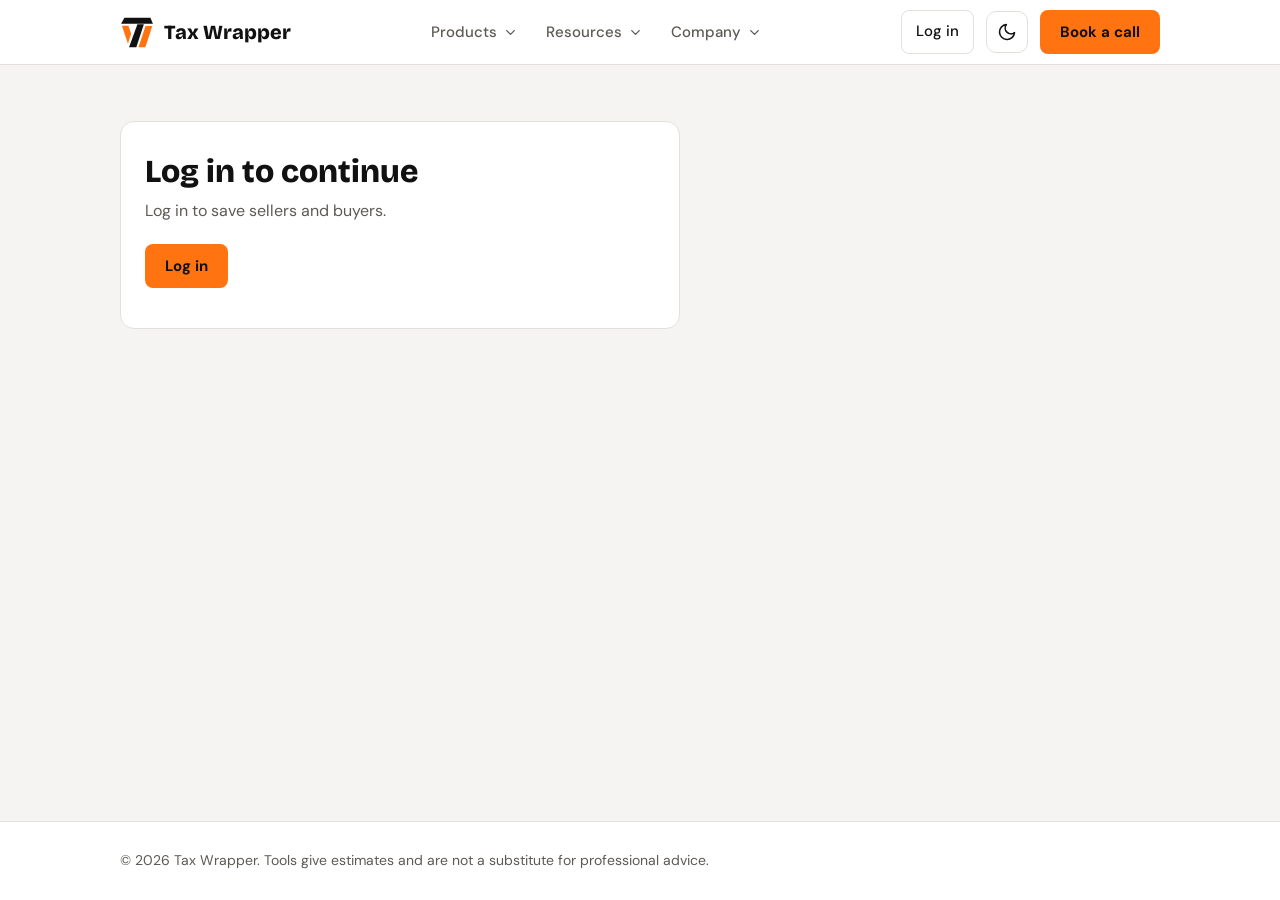
<file: features/saved-parties/masters.html>
<!DOCTYPE html>
<html lang="en" data-root="../../">
<head>
<meta charset="utf-8">
<meta name="viewport" content="width=device-width, initial-scale=1, viewport-fit=cover">
<title>Saved parties – Tax Wrapper</title>
<link rel="stylesheet" href="https://fonts.googleapis.com/css2?family=Bricolage+Grotesque:wght@600;800&family=DM+Sans:wght@400;500;700&display=swap">
<link rel="stylesheet" href="../../assets/css/base.css">
<link rel="stylesheet" href="../../assets/css/components.css">
<script>try{var t=localStorage.getItem('tw-theme');if(t==='light'||t==='dark')document.documentElement.setAttribute('data-theme',t)}catch(e){}</script>
</head>
<body class="tp">
<header><div class="w nav">
<a class="brand" href="../../index.html" aria-label="Tax Wrapper home">
<svg viewBox="180 118 400 370" aria-hidden="true"><polygon fill="var(--ink)" points="230,128 540,128 570,198 190,198"/><polygon fill="var(--ink)" points="385,204 462,204 372,478 285,478"/><polygon fill="#ff7410" points="200,222 278,222 310,318 272,436"/><polygon fill="#ff7410" points="482,224 563,224 480,479 397,479"/></svg>
Tax Wrapper</a>
<nav id="mn" aria-label="Main">
<div class="dd"><button class="dt" type="button" aria-expanded="false" aria-controls="dp-products">Products<svg viewBox="0 0 24 24" fill="none" stroke="currentColor" stroke-width="2.2" stroke-linecap="round" stroke-linejoin="round" aria-hidden="true"><path d="m6 9 6 6 6-6"/></svg></button>
<div class="dp wide" id="dp-products" hidden><p class="dh">Products</p><div class="dcols"><div class="dg"><p class="dgh">Seller tools</p><ul><li data-perm="tds"><a class="di" href="../tools/tools.html#tds-interest"><span class="ic2" aria-hidden="true"><svg viewBox="0 0 24 24" fill="none" stroke="currentColor" stroke-width="1.8" stroke-linecap="round" stroke-linejoin="round"><path d="M19 5 5 19"/><circle cx="7.5" cy="7.5" r="2.4"/><circle cx="16.5" cy="16.5" r="2.4"/></svg></span>TDS Interest Calculator</a></li><li data-perm="inv"><a class="di" href="../tools/tools.html#invoice"><span class="ic2" aria-hidden="true"><svg viewBox="0 0 24 24" fill="none" stroke="currentColor" stroke-width="1.8" stroke-linecap="round" stroke-linejoin="round"><path d="M7 3h8l4 4v14H7z"/><path d="M14 3v5h5M10 12h6M10 16h6"/></svg></span>Invoice Generator</a></li><li data-perm="cal"><a class="di" href="../tools/tools.html#tax-calendar"><span class="ic2" aria-hidden="true"><svg viewBox="0 0 24 24" fill="none" stroke="currentColor" stroke-width="1.8" stroke-linecap="round" stroke-linejoin="round"><rect x="3.5" y="5" width="17" height="15" rx="2.5"/><path d="M8 3v4M16 3v4M3.5 10h17"/></svg></span>Tax Calendar</a></li><li data-perm="tax"><a class="di" href="../tools/tools.html#tax-calculator"><span class="ic2" aria-hidden="true"><svg viewBox="0 0 24 24" fill="none" stroke="currentColor" stroke-width="1.8" stroke-linecap="round" stroke-linejoin="round"><rect x="5" y="2.5" width="14" height="19" rx="2.5"/><path d="M8.5 7h7"/><path d="M8.5 12h.01M12 12h.01M15.5 12h.01M8.5 16h.01M12 16h.01M15.5 16h.01"/></svg></span>Tax Calculator</a></li><li><a class="di" href="../image-resizer/image-resizer.html"><span class="ic2" aria-hidden="true"><svg viewBox="0 0 24 24" fill="none" stroke="currentColor" stroke-width="1.8" stroke-linecap="round" stroke-linejoin="round"><rect x="3" y="4" width="18" height="16" rx="2"/><circle cx="9" cy="10" r="1.6"/><path d="m21 16-5-5-8 8"/></svg></span>Image Resizer</a></li><li><a class="di" href="../hsn-lookup/hsn-lookup.html"><span class="ic2" aria-hidden="true"><svg viewBox="0 0 24 24" fill="none" stroke="currentColor" stroke-width="1.8" stroke-linecap="round" stroke-linejoin="round"><circle cx="11" cy="11" r="6.5"/><path d="m20 20-4.2-4.2M9 9v4m4-4v4M8 10h6m-6 2h6"/></svg></span>HSN Lookup</a></li></ul></div><div class="dg"><p class="dgh">Seller services</p><ul><li><a class="di" href="../../index.html#services"><span class="ic2" aria-hidden="true"><svg viewBox="0 0 24 24" fill="none" stroke="currentColor" stroke-width="1.8" stroke-linecap="round" stroke-linejoin="round"><path d="M4 8h14l-3-3M20 16H6l3 3"/></svg></span>Settlement Reconciliation</a></li><li><a class="di" href="../../index.html#services"><span class="ic2" aria-hidden="true"><svg viewBox="0 0 24 24" fill="none" stroke="currentColor" stroke-width="1.8" stroke-linecap="round" stroke-linejoin="round"><path d="M6 3h12v18l-3-2-3 2-3-2-3 2z"/><path d="M9 8h6M9 12h6"/></svg></span>GST and TCS Filing</a></li><li><a class="di" href="../../index.html#services"><span class="ic2" aria-hidden="true"><svg viewBox="0 0 24 24" fill="none" stroke="currentColor" stroke-width="1.8" stroke-linecap="round" stroke-linejoin="round"><path d="M5 4h12a2 2 0 0 1 2 2v14H7a2 2 0 0 1-2-2z"/><path d="M5 18a2 2 0 0 1 2-2h12M9 8h6"/></svg></span>Income Tax and Books</a></li><li><a class="di" href="../../index.html#consult"><span class="ic2" aria-hidden="true"><svg viewBox="0 0 24 24" fill="none" stroke="currentColor" stroke-width="1.8" stroke-linecap="round" stroke-linejoin="round"><path d="M21 12a8 8 0 0 1-11.6 7.1L4 20.5l1.2-4.4A8 8 0 1 1 21 12z"/><path d="M8.5 11.5h7M8.5 14.5h4"/></svg></span>Consultation</a></li></ul></div></div></div></div>
<div class="dd"><button class="dt" type="button" aria-expanded="false" aria-controls="dp-resources">Resources<svg viewBox="0 0 24 24" fill="none" stroke="currentColor" stroke-width="2.2" stroke-linecap="round" stroke-linejoin="round" aria-hidden="true"><path d="m6 9 6 6 6-6"/></svg></button>
<div class="dp" id="dp-resources" hidden><p class="dh">Resources</p><ul><li><span class="di off" aria-disabled="true"><span class="ic2" aria-hidden="true"><svg viewBox="0 0 24 24" fill="none" stroke="currentColor" stroke-width="1.8" stroke-linecap="round" stroke-linejoin="round"><path d="M12 6c-2-1.5-5-2-8-1.6V18c3-.4 6 .1 8 1.6 2-1.5 5-2 8-1.6V4.4C17 4 14 4.5 12 6z"/><path d="M12 6v13.6"/></svg></span>Blog<em>Soon</em></span></li><li><a class="di" href="../tools/tools.html"><span class="ic2" aria-hidden="true"><svg viewBox="0 0 24 24" fill="none" stroke="currentColor" stroke-width="1.8" stroke-linecap="round" stroke-linejoin="round"><rect x="5" y="2.5" width="14" height="19" rx="2.5"/><path d="M8.5 7h7"/><path d="M8.5 12h.01M12 12h.01M15.5 12h.01M8.5 16h.01M12 16h.01M15.5 16h.01"/></svg></span>Calculators &amp; Tools</a></li><li><span class="di off" aria-disabled="true"><span class="ic2" aria-hidden="true"><svg viewBox="0 0 24 24" fill="none" stroke="currentColor" stroke-width="1.8" stroke-linecap="round" stroke-linejoin="round"><path d="M5 20V13M12 20V6M19 20V10"/></svg></span>Case Studies<em>Soon</em></span></li><li><span class="di off" aria-disabled="true"><span class="ic2" aria-hidden="true"><svg viewBox="0 0 24 24" fill="none" stroke="currentColor" stroke-width="1.8" stroke-linecap="round" stroke-linejoin="round"><rect x="3" y="4" width="18" height="12" rx="2"/><path d="M8 20h8M12 16v4"/></svg></span>Webinars<em>Soon</em></span></li></ul></div></div>
<div class="dd"><button class="dt" type="button" aria-expanded="false" aria-controls="dp-company">Company<svg viewBox="0 0 24 24" fill="none" stroke="currentColor" stroke-width="2.2" stroke-linecap="round" stroke-linejoin="round" aria-hidden="true"><path d="m6 9 6 6 6-6"/></svg></button>
<div class="dp" id="dp-company" hidden><p class="dh">Company</p><ul><li><a class="di" href="../../index.html#services"><span class="ic2" aria-hidden="true"><svg viewBox="0 0 24 24" fill="none" stroke="currentColor" stroke-width="1.8" stroke-linecap="round" stroke-linejoin="round"><circle cx="9" cy="8" r="3"/><path d="M3.5 20a5.5 5.5 0 0 1 11 0"/><circle cx="17" cy="9" r="2.3"/><path d="M16.5 14.2a4.5 4.5 0 0 1 4 4.3"/></svg></span>About Us</a></li><li><a class="di" href="../../index.html#consult"><span class="ic2" aria-hidden="true"><svg viewBox="0 0 24 24" fill="none" stroke="currentColor" stroke-width="1.8" stroke-linecap="round" stroke-linejoin="round"><path d="M4 14v-2a8 8 0 0 1 16 0v2"/><rect x="3" y="14" width="4" height="6" rx="1.5"/><rect x="17" y="14" width="4" height="6" rx="1.5"/></svg></span>Support</a></li><li><span class="di off" aria-disabled="true"><span class="ic2" aria-hidden="true"><svg viewBox="0 0 24 24" fill="none" stroke="currentColor" stroke-width="1.8" stroke-linecap="round" stroke-linejoin="round"><rect x="3" y="7" width="18" height="13" rx="2.5"/><path d="M9 7V5a2 2 0 0 1 2-2h2a2 2 0 0 1 2 2v2M3 13h18"/></svg></span>Careers<em>Soon</em></span></li><li><span class="di off" aria-disabled="true"><span class="ic2" aria-hidden="true"><svg viewBox="0 0 24 24" fill="none" stroke="currentColor" stroke-width="1.8" stroke-linecap="round" stroke-linejoin="round"><path d="M4 10v4h3l8 4V6L7 10z"/><path d="M18.5 9.5a4 4 0 0 1 0 5"/></svg></span>Media &amp; PR<em>Soon</em></span></li></ul></div></div>
<div class="mrows" id="acctm"></div>
</nav>
<div class="nr">
<span id="acct"></span>
<button class="mb" id="mb" type="button" aria-label="Open menu" aria-expanded="false" aria-controls="mn"><svg class="mi" viewBox="0 0 24 24" fill="none" stroke="currentColor" stroke-width="2" stroke-linecap="round" aria-hidden="true"><path d="M4 7h16M4 12h16M4 17h16"/></svg><svg class="xi" viewBox="0 0 24 24" fill="none" stroke="currentColor" stroke-width="2" stroke-linecap="round" aria-hidden="true"><path d="M6 6l12 12M18 6 6 18"/></svg></button>
<button class="tg" id="tg" type="button" aria-label="Switch to dark mode" title="Switch theme"><svg class="moon" viewBox="0 0 24 24" fill="none" stroke="currentColor" stroke-width="1.9" stroke-linecap="round" stroke-linejoin="round" aria-hidden="true"><path d="M21 12.8A9 9 0 1 1 11.2 3a7 7 0 0 0 9.8 9.8z"/></svg><svg class="sun" viewBox="0 0 24 24" fill="none" stroke="currentColor" stroke-width="1.9" stroke-linecap="round" stroke-linejoin="round" aria-hidden="true"><circle cx="12" cy="12" r="4"/><path d="M12 2v2M12 20v2M4.9 4.9l1.4 1.4M17.7 17.7l1.4 1.4M2 12h2M20 12h2M4.9 19.1l1.4-1.4M17.7 6.3l1.4-1.4"/></svg></button>
<a class="btn" href="../../index.html#consult">Book a call</a>
</div>
</div></header>

<main id="top">
<section class="alt dash"><div class="w">
<div id="ms_gate" hidden></div>
<div id="ms" hidden>
<div class="dtop">
<div><h2>Saved parties</h2><p>Save your sellers and buyers once and pick them in the invoice generator. Only you can see and change your list.</p></div>
<button class="btn" id="ms_add" type="button">Add party</button>
</div>
<p class="toast" id="d_t" role="status" aria-live="polite" hidden></p>
<div class="dcard fl">
<div class="g">
<label>Search<input id="ms_q" type="search" placeholder="Name or GST number" autocomplete="off"></label>
<label>Show<select id="ms_f1"><option value="">All</option><option value="seller">Sellers</option><option value="buyer">Buyers</option><option value="other">Other</option></select></label>
</div>
</div>
<div class="dcard">
<table class="ut">
<thead><tr><th>Name</th><th>Category</th><th>GST number</th><th>State</th><th><span class="sr">Actions</span></th></tr></thead>
<tbody id="ms_body"></tbody>
</table>
<p class="note" id="ms_none" style="padding:18px 8px" hidden></p>
</div>
</div>
</div></section>
</main>

<footer><div class="w">© 2026 Tax Wrapper. Tools give estimates and are not a substitute for professional advice.</div></footer>

<div class="modal" id="ms_m" hidden role="dialog" aria-modal="true" aria-labelledby="ms_h">
<form class="mbox" id="ms_f" novalidate>
<h3 id="ms_h">Add party</h3>
<p class="note" style="margin:6px 0 0">Fields marked * are required.</p>
<div class="g" style="margin-top:14px">
<label>Name *<input id="ms_n" autocomplete="off" maxlength="120"></label>
<label>Category *<select id="ms_c"><option value="">Choose…</option><option value="seller">Seller</option><option value="buyer">Buyer</option><option value="other">Other</option></select></label>
</div>
<p class="note" id="ms_cn" style="margin:6px 0 0">Sellers appear only in the Seller list of the invoice generator, buyers only in the Buyer list. Other is kept here only.</p>
<label style="display:block;margin-top:14px">Address *<textarea id="ms_a" rows="3" maxlength="300"></textarea></label>
<div class="g" style="margin-top:14px">
<label>State *<select id="ms_s"></select></label>
<label>Pincode *<input id="ms_p" inputmode="numeric" maxlength="6" placeholder="110001" autocomplete="off"></label>
</div>
<fieldset class="pf"><legend>GST details</legend>
<label>GST number<input id="ms_g" maxlength="15" placeholder="03AAAAA0000A1Z5" autocapitalize="characters" autocomplete="off"></label>
<p class="note" style="margin:8px 0 0">Leave blank if unregistered. The invoice will then use the state above.</p>
</fieldset>
<fieldset class="pf"><legend>Banking details (if applicable)</legend>
<div class="g">
<label>Account holder<input id="ms_bh" autocomplete="off" maxlength="120"></label>
<label>Bank name<input id="ms_bn" autocomplete="off" maxlength="120"></label>
<label>Account number<input id="ms_ba" inputmode="numeric" maxlength="18" autocomplete="off"></label>
<label>IFSC code<input id="ms_bi" maxlength="11" autocapitalize="characters" placeholder="HDFC0001234" autocomplete="off"></label>
<label>Branch<input id="ms_br" autocomplete="off" maxlength="120"></label>
</div>
<p class="note" style="margin:8px 0 0">For a seller, these print on the invoice as Company’s Bank Details.</p>
</fieldset>
<p class="note lerr" id="ms_e" role="alert"></p>
<div class="cta" style="margin-top:6px"><button class="btn" type="submit" id="ms_s2">Save party</button><button class="btn o" type="button" id="ms_c2">Cancel</button></div>
</form>
</div>
<div class="modal" id="r_m" hidden role="alertdialog" aria-modal="true" aria-labelledby="r_h" aria-describedby="r_d">
<div class="mbox" style="max-width:440px">
<h3 id="r_h">Delete party?</h3>
<p id="r_d" style="margin:10px 0 18px"></p>
<div class="cta"><button class="btn dngb" type="button" id="r_y">Delete party</button><button class="btn o" type="button" id="r_n">Cancel</button></div>
</div>
</div>
<script src="../../assets/js/utils.js" defer></script>
<script src="../auth/auth.js" defer></script>
<script src="../../assets/js/theme.js" defer></script>
<script src="../../assets/js/menu.js" defer></script>
<script src="../invoice/invoice-core.js" defer></script>
<script src="../../assets/js/snack.js" defer></script>
<script src="party-store.js" defer></script>
<script src="masters.js" defer></script>
</body>
</html>
</file>
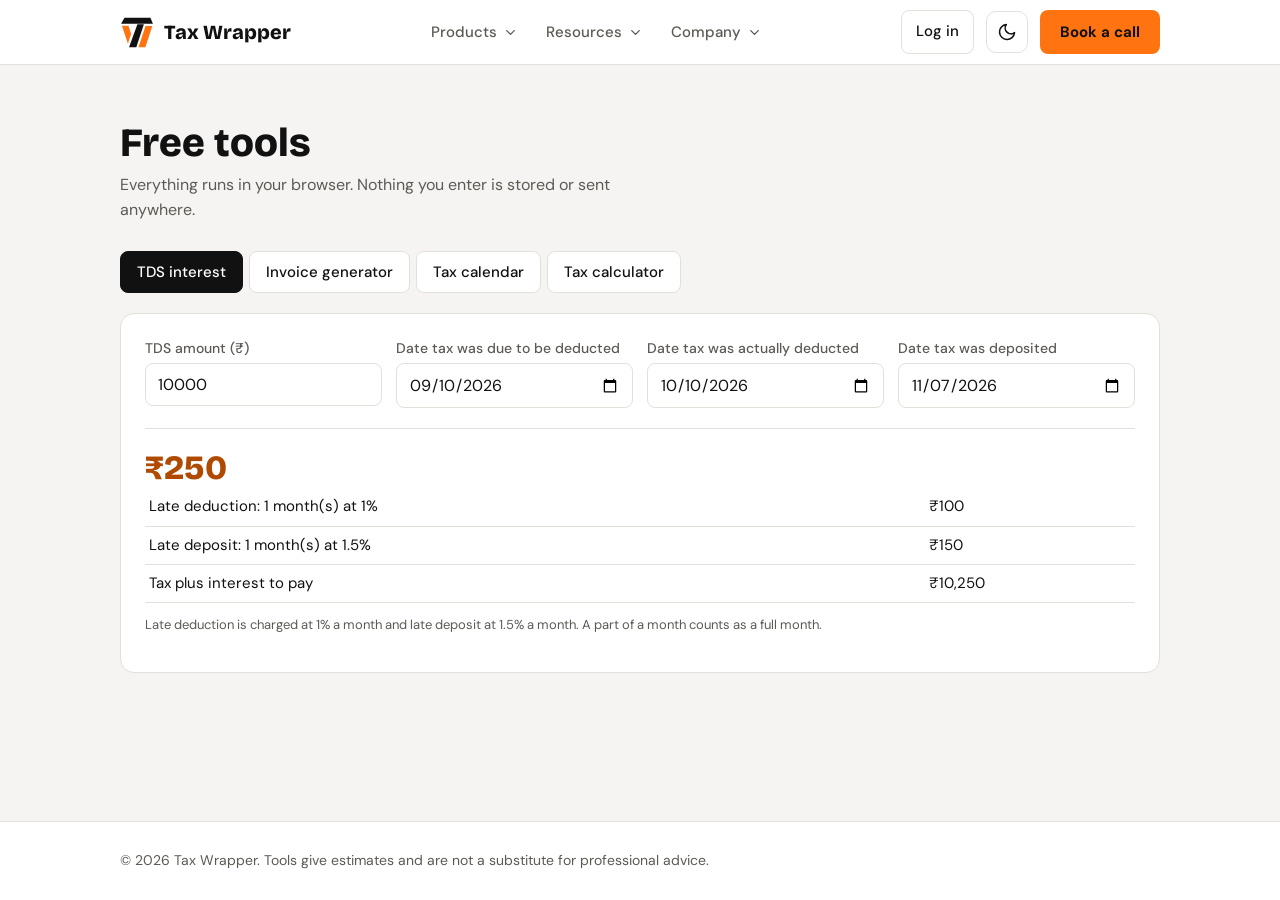
<file: features/tools/tools.html>
<!DOCTYPE html>
<html lang="en" data-root="../../">
<head>
<meta charset="utf-8">
<meta name="viewport" content="width=device-width, initial-scale=1, viewport-fit=cover">
<title>Free tax tools – Tax Wrapper</title>
<link rel="stylesheet" href="https://fonts.googleapis.com/css2?family=Bricolage+Grotesque:wght@600;800&family=DM+Sans:wght@400;500;700&display=swap">
<link rel="stylesheet" href="../../assets/css/base.css">
<link rel="stylesheet" href="../../assets/css/components.css">
<link rel="stylesheet" href="tools.css">
<link rel="stylesheet" href="../tax-calendar/calendar.css">
<link rel="stylesheet" href="../invoice/invoice.css">
<link rel="stylesheet" href="../invoice-bulk-import/bulk-import.css">
<script>try{var t=localStorage.getItem('tw-theme');if(t==='light'||t==='dark')document.documentElement.setAttribute('data-theme',t)}catch(e){}</script>
</head>
<body class="tp">
<header><div class="w nav">
<a class="brand" href="../../index.html" aria-label="Tax Wrapper home">
<svg viewBox="180 118 400 370" aria-hidden="true"><polygon fill="var(--ink)" points="230,128 540,128 570,198 190,198"/><polygon fill="var(--ink)" points="385,204 462,204 372,478 285,478"/><polygon fill="#ff7410" points="200,222 278,222 310,318 272,436"/><polygon fill="#ff7410" points="482,224 563,224 480,479 397,479"/></svg>
Tax Wrapper</a>
<nav id="mn" aria-label="Main">
<div class="dd"><button class="dt" type="button" aria-expanded="false" aria-controls="dp-products">Products<svg viewBox="0 0 24 24" fill="none" stroke="currentColor" stroke-width="2.2" stroke-linecap="round" stroke-linejoin="round" aria-hidden="true"><path d="m6 9 6 6 6-6"/></svg></button>
<div class="dp wide" id="dp-products" hidden><p class="dh">Products</p><div class="dcols"><div class="dg"><p class="dgh">Seller tools</p><ul><li data-perm="tds"><a class="di" href="tools.html#tds-interest"><span class="ic2" aria-hidden="true"><svg viewBox="0 0 24 24" fill="none" stroke="currentColor" stroke-width="1.8" stroke-linecap="round" stroke-linejoin="round"><path d="M19 5 5 19"/><circle cx="7.5" cy="7.5" r="2.4"/><circle cx="16.5" cy="16.5" r="2.4"/></svg></span>TDS Interest Calculator</a></li><li data-perm="inv"><a class="di" href="tools.html#invoice"><span class="ic2" aria-hidden="true"><svg viewBox="0 0 24 24" fill="none" stroke="currentColor" stroke-width="1.8" stroke-linecap="round" stroke-linejoin="round"><path d="M7 3h8l4 4v14H7z"/><path d="M14 3v5h5M10 12h6M10 16h6"/></svg></span>Invoice Generator</a></li><li data-perm="cal"><a class="di" href="tools.html#tax-calendar"><span class="ic2" aria-hidden="true"><svg viewBox="0 0 24 24" fill="none" stroke="currentColor" stroke-width="1.8" stroke-linecap="round" stroke-linejoin="round"><rect x="3.5" y="5" width="17" height="15" rx="2.5"/><path d="M8 3v4M16 3v4M3.5 10h17"/></svg></span>Tax Calendar</a></li><li data-perm="tax"><a class="di" href="tools.html#tax-calculator"><span class="ic2" aria-hidden="true"><svg viewBox="0 0 24 24" fill="none" stroke="currentColor" stroke-width="1.8" stroke-linecap="round" stroke-linejoin="round"><rect x="5" y="2.5" width="14" height="19" rx="2.5"/><path d="M8.5 7h7"/><path d="M8.5 12h.01M12 12h.01M15.5 12h.01M8.5 16h.01M12 16h.01M15.5 16h.01"/></svg></span>Tax Calculator</a></li><li><a class="di" href="../image-resizer/image-resizer.html"><span class="ic2" aria-hidden="true"><svg viewBox="0 0 24 24" fill="none" stroke="currentColor" stroke-width="1.8" stroke-linecap="round" stroke-linejoin="round"><rect x="3" y="4" width="18" height="16" rx="2"/><circle cx="9" cy="10" r="1.6"/><path d="m21 16-5-5-8 8"/></svg></span>Image Resizer</a></li><li><a class="di" href="../hsn-lookup/hsn-lookup.html"><span class="ic2" aria-hidden="true"><svg viewBox="0 0 24 24" fill="none" stroke="currentColor" stroke-width="1.8" stroke-linecap="round" stroke-linejoin="round"><circle cx="11" cy="11" r="6.5"/><path d="m20 20-4.2-4.2M9 9v4m4-4v4M8 10h6m-6 2h6"/></svg></span>HSN Lookup</a></li></ul></div><div class="dg"><p class="dgh">Seller services</p><ul><li><a class="di" href="../../index.html#services"><span class="ic2" aria-hidden="true"><svg viewBox="0 0 24 24" fill="none" stroke="currentColor" stroke-width="1.8" stroke-linecap="round" stroke-linejoin="round"><path d="M4 8h14l-3-3M20 16H6l3 3"/></svg></span>Settlement Reconciliation</a></li><li><a class="di" href="../../index.html#services"><span class="ic2" aria-hidden="true"><svg viewBox="0 0 24 24" fill="none" stroke="currentColor" stroke-width="1.8" stroke-linecap="round" stroke-linejoin="round"><path d="M6 3h12v18l-3-2-3 2-3-2-3 2z"/><path d="M9 8h6M9 12h6"/></svg></span>GST and TCS Filing</a></li><li><a class="di" href="../../index.html#services"><span class="ic2" aria-hidden="true"><svg viewBox="0 0 24 24" fill="none" stroke="currentColor" stroke-width="1.8" stroke-linecap="round" stroke-linejoin="round"><path d="M5 4h12a2 2 0 0 1 2 2v14H7a2 2 0 0 1-2-2z"/><path d="M5 18a2 2 0 0 1 2-2h12M9 8h6"/></svg></span>Income Tax and Books</a></li><li><a class="di" href="../../index.html#consult"><span class="ic2" aria-hidden="true"><svg viewBox="0 0 24 24" fill="none" stroke="currentColor" stroke-width="1.8" stroke-linecap="round" stroke-linejoin="round"><path d="M21 12a8 8 0 0 1-11.6 7.1L4 20.5l1.2-4.4A8 8 0 1 1 21 12z"/><path d="M8.5 11.5h7M8.5 14.5h4"/></svg></span>Consultation</a></li></ul></div></div></div></div>
<div class="dd"><button class="dt" type="button" aria-expanded="false" aria-controls="dp-resources">Resources<svg viewBox="0 0 24 24" fill="none" stroke="currentColor" stroke-width="2.2" stroke-linecap="round" stroke-linejoin="round" aria-hidden="true"><path d="m6 9 6 6 6-6"/></svg></button>
<div class="dp" id="dp-resources" hidden><p class="dh">Resources</p><ul><li><span class="di off" aria-disabled="true"><span class="ic2" aria-hidden="true"><svg viewBox="0 0 24 24" fill="none" stroke="currentColor" stroke-width="1.8" stroke-linecap="round" stroke-linejoin="round"><path d="M12 6c-2-1.5-5-2-8-1.6V18c3-.4 6 .1 8 1.6 2-1.5 5-2 8-1.6V4.4C17 4 14 4.5 12 6z"/><path d="M12 6v13.6"/></svg></span>Blog<em>Soon</em></span></li><li><a class="di" href="tools.html"><span class="ic2" aria-hidden="true"><svg viewBox="0 0 24 24" fill="none" stroke="currentColor" stroke-width="1.8" stroke-linecap="round" stroke-linejoin="round"><rect x="5" y="2.5" width="14" height="19" rx="2.5"/><path d="M8.5 7h7"/><path d="M8.5 12h.01M12 12h.01M15.5 12h.01M8.5 16h.01M12 16h.01M15.5 16h.01"/></svg></span>Calculators &amp; Tools</a></li><li><span class="di off" aria-disabled="true"><span class="ic2" aria-hidden="true"><svg viewBox="0 0 24 24" fill="none" stroke="currentColor" stroke-width="1.8" stroke-linecap="round" stroke-linejoin="round"><path d="M5 20V13M12 20V6M19 20V10"/></svg></span>Case Studies<em>Soon</em></span></li><li><span class="di off" aria-disabled="true"><span class="ic2" aria-hidden="true"><svg viewBox="0 0 24 24" fill="none" stroke="currentColor" stroke-width="1.8" stroke-linecap="round" stroke-linejoin="round"><rect x="3" y="4" width="18" height="12" rx="2"/><path d="M8 20h8M12 16v4"/></svg></span>Webinars<em>Soon</em></span></li></ul></div></div>
<div class="dd"><button class="dt" type="button" aria-expanded="false" aria-controls="dp-company">Company<svg viewBox="0 0 24 24" fill="none" stroke="currentColor" stroke-width="2.2" stroke-linecap="round" stroke-linejoin="round" aria-hidden="true"><path d="m6 9 6 6 6-6"/></svg></button>
<div class="dp" id="dp-company" hidden><p class="dh">Company</p><ul><li><a class="di" href="../../index.html#services"><span class="ic2" aria-hidden="true"><svg viewBox="0 0 24 24" fill="none" stroke="currentColor" stroke-width="1.8" stroke-linecap="round" stroke-linejoin="round"><circle cx="9" cy="8" r="3"/><path d="M3.5 20a5.5 5.5 0 0 1 11 0"/><circle cx="17" cy="9" r="2.3"/><path d="M16.5 14.2a4.5 4.5 0 0 1 4 4.3"/></svg></span>About Us</a></li><li><a class="di" href="../../index.html#consult"><span class="ic2" aria-hidden="true"><svg viewBox="0 0 24 24" fill="none" stroke="currentColor" stroke-width="1.8" stroke-linecap="round" stroke-linejoin="round"><path d="M4 14v-2a8 8 0 0 1 16 0v2"/><rect x="3" y="14" width="4" height="6" rx="1.5"/><rect x="17" y="14" width="4" height="6" rx="1.5"/></svg></span>Support</a></li><li><span class="di off" aria-disabled="true"><span class="ic2" aria-hidden="true"><svg viewBox="0 0 24 24" fill="none" stroke="currentColor" stroke-width="1.8" stroke-linecap="round" stroke-linejoin="round"><rect x="3" y="7" width="18" height="13" rx="2.5"/><path d="M9 7V5a2 2 0 0 1 2-2h2a2 2 0 0 1 2 2v2M3 13h18"/></svg></span>Careers<em>Soon</em></span></li><li><span class="di off" aria-disabled="true"><span class="ic2" aria-hidden="true"><svg viewBox="0 0 24 24" fill="none" stroke="currentColor" stroke-width="1.8" stroke-linecap="round" stroke-linejoin="round"><path d="M4 10v4h3l8 4V6L7 10z"/><path d="M18.5 9.5a4 4 0 0 1 0 5"/></svg></span>Media &amp; PR<em>Soon</em></span></li></ul></div></div>
<div class="mrows" id="acctm"></div>
</nav>
<div class="nr">
<span id="acct"></span>
<button class="mb" id="mb" type="button" aria-label="Open menu" aria-expanded="false" aria-controls="mn"><svg class="mi" viewBox="0 0 24 24" fill="none" stroke="currentColor" stroke-width="2" stroke-linecap="round" aria-hidden="true"><path d="M4 7h16M4 12h16M4 17h16"/></svg><svg class="xi" viewBox="0 0 24 24" fill="none" stroke="currentColor" stroke-width="2" stroke-linecap="round" aria-hidden="true"><path d="M6 6l12 12M18 6 6 18"/></svg></button>
<button class="tg" id="tg" type="button" aria-label="Switch to dark mode" title="Switch theme"><svg class="moon" viewBox="0 0 24 24" fill="none" stroke="currentColor" stroke-width="1.9" stroke-linecap="round" stroke-linejoin="round" aria-hidden="true"><path d="M21 12.8A9 9 0 1 1 11.2 3a7 7 0 0 0 9.8 9.8z"/></svg><svg class="sun" viewBox="0 0 24 24" fill="none" stroke="currentColor" stroke-width="1.9" stroke-linecap="round" stroke-linejoin="round" aria-hidden="true"><circle cx="12" cy="12" r="4"/><path d="M12 2v2M12 20v2M4.9 4.9l1.4 1.4M17.7 17.7l1.4 1.4M2 12h2M20 12h2M4.9 19.1l1.4-1.4M17.7 6.3l1.4-1.4"/></svg></button>
<a class="btn" href="../../index.html#consult">Book a call</a>
</div>
</div></header>

<main id="top">
<section class="alt" id="tools"><div class="w">
<div class="sh"><h2>Free tools</h2><p>Everything runs in your browser. Nothing you enter is stored or sent anywhere.</p></div>
<div class="tabs" role="tablist">
<button role="tab" aria-selected="true" data-t="tds">TDS interest</button>
<button role="tab" aria-selected="false" data-t="inv">Invoice generator</button>
<button role="tab" aria-selected="false" data-t="cal">Tax calendar</button>
<button role="tab" aria-selected="false" data-t="tax">Tax calculator</button>
</div>

<div class="panel on" id="p-tds">
<div class="g">
<label>TDS amount (₹)<input id="t_amt" type="number" min="0" value="10000"></label>
<label>Date tax was due to be deducted<input id="t_d1" type="date"></label>
<label>Date tax was actually deducted<input id="t_d2" type="date"></label>
<label>Date tax was deposited<input id="t_d3" type="date"></label>
</div>
<div class="res" id="t_out"></div>
<p class="note">Late deduction is charged at 1% a month and late deposit at 1.5% a month. A part of a month counts as a full month.</p>
</div>

<div class="panel" id="p-inv">
<div class="g">
<label>Invoice no.<input id="i_no" value="INV-001"></label>
<label>Invoice date<input id="i_dt" type="date"></label>
</div>
<div class="items" id="i_rows"><div class="row" style="font-size:13px;color:var(--mute)"><span>Item</span><span>HSN</span><span>Qty</span><span>Rate ₹</span><span>Disc %</span><span>GST %</span></div></div>
<div class="cta"><button class="btn o" id="i_add" type="button">Add item</button><button class="btn o" id="i_sv" type="button">Save invoice</button><button class="btn o" id="i_bulk" type="button">Bulk import (Excel or CSV)</button><button class="btn" id="i_pr" type="button">Preview invoice</button></div>
<p class="note">To change the seller or buyer details, click the Invoice generator tab again.</p>
</div>

<div class="panel" id="p-cal">
<div class="cal"><button class="btn o" id="c_p" type="button" aria-label="Previous month">Prev</button><h3 id="c_t"></h3><button class="btn o" id="c_n" type="button" aria-label="Next month">Next</button></div>
<div id="c_l"></div>
<p class="note">Dates follow the usual due dates for regular filers. Extensions are announced from time to time, so confirm on the official portal before you file.</p>
</div>

<div class="panel" id="p-tax">
<div class="g">
<label>Yearly income (₹)<input id="x_inc" type="number" min="0" value="1500000"></label>
<label>Section 80C (max 1.5L)<input id="x_c" type="number" min="0" value="150000"></label>
<label>Health insurance 80D<input id="x_d" type="number" min="0" value="25000"></label>
<label>Other old-regime deductions<input id="x_o" type="number" min="0" value="0"></label>
<label>Income type<select id="x_s"><option value="1">Salary (standard deduction)</option><option value="0">Business or other</option></select></label>
</div>
<div class="cmp" id="x_out"></div>
<p class="note">Estimate for an individual below 60, using the new regime slabs of ₹4L steps and the old regime slabs. Surcharge and marginal relief are not included.</p>
</div>
</div></section>
</main>

<footer><div class="w">© 2026 Tax Wrapper. Tools give estimates and are not a substitute for professional advice.</div></footer>

<div class="modal" id="bm" hidden role="dialog" aria-modal="true" aria-labelledby="bm_h">
<div class="mbox bk">
<h3 id="bm_h">Bulk invoice import</h3>
<p class="note" style="margin:6px 0 0">Create many invoices at once from an Excel (.xlsx) or CSV file. Everything is read in your browser and nothing is uploaded.</p>
<h4 class="bk-h"><span class="n">1</span>Download the template</h4>
<div class="cta"><button class="btn o" type="button" id="bm_tx">Excel template (.xlsx)</button><button class="btn o" type="button" id="bm_tc">CSV template (.csv)</button></div>
<p class="note">Use one row for each item. Rows with the same Invoice No become one invoice. The template includes every field the invoice generator uses, with examples and an Instructions sheet.</p>
<h4 class="bk-h"><span class="n">2</span>Choose your filled file</h4>
<label class="rz-drop bk-drop" id="bm_drop" for="bm_in">
<input type="file" id="bm_in" class="rz-fi" title="Choose a file" accept=".xlsx,.csv,.txt,text/csv,application/vnd.openxmlformats-officedocument.spreadsheetml.sheet">
<b>Drop your Excel or CSV file here, or click to choose</b>
<span id="bm_fn">Up to 5 MB and 1,000 invoices.</span>
</label>
<div id="bm_res" hidden>
<h4 class="bk-h"><span class="n">3</span>Check the result</h4>
<div class="bk-sum" id="bm_sum" role="status" aria-live="polite"></div>
<div class="bk-scroll"><table class="bk-t"><thead><tr><th scope="col">Invoice</th><th scope="col">Buyer</th><th scope="col" class="rt">Items</th><th scope="col" class="rt">Total</th><th scope="col">Status</th><th scope="col"><span class="sr">Actions</span></th></tr></thead><tbody id="bm_body"></tbody></table></div>
<p class="note" id="bm_note"></p>
<div class="cta" style="margin-top:12px"><button class="btn" type="button" id="bm_save" disabled>Save valid invoices</button><button class="btn o" type="button" id="bm_close2">Close</button></div>
</div>
<p class="note lerr" id="bm_e" role="alert"></p>
<div class="cta" id="bm_foot"><button class="btn o" type="button" id="bm_close">Close</button></div>
</div>
</div>
<div class="modal" id="bm_c" hidden role="alertdialog" aria-modal="true" aria-labelledby="bm_ch">
<div class="mbox" style="max-width:440px">
<h3 id="bm_ch">Save these invoices?</h3>
<p class="note" style="margin:8px 0 18px" id="bm_cd"></p>
<div class="cta"><button class="btn" type="button" id="bm_cy">Save invoices</button><button class="btn o" type="button" id="bm_cn">Cancel</button></div>
</div>
</div>

<div class="modal" id="m" hidden role="dialog" aria-modal="true" aria-labelledby="m_h">
<form class="mbox" id="m_f" novalidate>
<h3 id="m_h">Invoice details</h3>
<p class="note" style="margin:6px 0 0">Enter the seller and buyer details that will appear on the invoice, or pick them from your saved list. <span id="m_ml"></span></p>
<div class="mg">
<div><h4>Seller</h4>
<label id="m_spl" hidden>Saved sellers<select id="m_sp"></select></label>
<label>Seller name<input id="m_sn" autocomplete="off"></label>
<label>Seller address<textarea id="m_sa" rows="3"></textarea></label>
<label class="ck"><input type="checkbox" id="m_su"> Unregistered seller</label>
<label id="m_sgl">Seller GST number<input id="m_sg" maxlength="15" placeholder="03AAAAA0000A1Z5" autocapitalize="characters" autocomplete="off"></label>
<div class="cb" id="m_ssw" hidden><label for="m_ss">Seller state</label><div class="cbi"><input id="m_ss" role="combobox" aria-expanded="false" aria-controls="m_ssl" aria-autocomplete="list" autocomplete="off" placeholder="Select or search state"><ul class="cl" id="m_ssl" role="listbox" hidden></ul></div></div>
</div>
<div><h4>Buyer</h4>
<label id="m_bpl" hidden>Saved buyers<select id="m_bp"></select></label>
<label>Buyer name<input id="m_bn" autocomplete="off"></label>
<label>Buyer address<textarea id="m_ba" rows="3"></textarea></label>
<label class="ck"><input type="checkbox" id="m_bu"> Unregistered buyer</label>
<label id="m_bgl">Buyer GST number<input id="m_bg" maxlength="15" placeholder="09AAAAA0000A1Z5" autocapitalize="characters" autocomplete="off"></label>
<div class="cb" id="m_bsw" hidden><label for="m_bs">Buyer state</label><div class="cbi"><input id="m_bs" role="combobox" aria-expanded="false" aria-controls="m_bsl" aria-autocomplete="list" autocomplete="off" placeholder="Select or search state"><ul class="cl" id="m_bsl" role="listbox" hidden></ul></div></div>
</div>
</div>
<p class="note" id="m_e" role="alert" style="color:var(--or-ink)"></p>
<div class="cta" style="margin-top:14px"><button class="btn" type="submit">Next</button><button class="btn o" type="button" id="m_c">Cancel</button></div>
</form>
</div>
<div class="modal" id="m2" hidden role="dialog" aria-modal="true" aria-labelledby="m2_h">
<form class="mbox" id="m2_f" novalidate>
<h3 id="m2_h">Other invoice details</h3>
<p class="note" style="margin:6px 0 0">All fields are optional. Anything you leave empty stays blank on the invoice.</p>
<div class="mg">
<label>Delivery Note<input id="r_dn"></label>
<label>Mode/Terms of Payment<input id="r_mp"></label>
<label>Reference No. &amp; Date.<input id="r_rf"></label>
<label>Other References<input id="r_ro"></label>
<label>Buyer’s Order No.<input id="r_bo"></label>
<label>Dated<input id="r_bd" type="date"></label>
<label>Dispatch Doc No.<input id="r_dp"></label>
<label>Delivery Note Date<input id="r_dd" type="date"></label>
<label>Dispatched through<input id="r_dt"></label>
<label>Destination<input id="r_ds"></label>
<label style="grid-column:1/-1">Terms of Delivery<input id="r_td"></label>
</div>
<div class="cta" style="margin-top:18px"><button class="btn" type="submit">Continue</button><button class="btn o" type="button" id="m2_b">Back</button></div>
</form>
</div>
<script src="../../assets/js/utils.js" defer></script>
<script src="../auth/auth.js" defer></script>
<script src="../../assets/js/theme.js" defer></script>
<script src="../../assets/js/menu.js" defer></script>
<script src="tabs.js" defer></script>
<script src="../tds-interest/tds.js" defer></script>
<script src="../invoice/invoice-core.js" defer></script>
<script src="../../assets/js/snack.js" defer></script>
<script src="../saved-invoices/invoice-store.js" defer></script>
<script src="../saved-parties/party-store.js" defer></script>
<script src="../invoice/invoice.js" defer></script>
<script src="../../assets/js/zip.js" defer></script>
<script src="../../assets/js/spreadsheet.js" defer></script>
<script src="../invoice-bulk-import/bulk-import.js" defer></script>
<script src="../tax-calendar/calendar.js" defer></script>
<script src="../tax-calculator/tax-calculator.js" defer></script>
<script src="../auth/perms.js" defer></script>
</body>
</html>
</file>
<file: assets/css/base.css>
/* Base styles: colours, layout, header, buttons, forms, menus, large-screen scaling. Shared by every page. */
:root{--bg:#fff;--bg2:#f5f4f2;--ink:#111;--mute:#5d5a55;--line:#e3e0db;--or:#ff7410;--or-ink:#b04a00;--card:#fff;box-sizing:border-box;padding-top:env(safe-area-inset-top,0px);padding-bottom:env(safe-area-inset-bottom,0px)}
@media(prefers-color-scheme:dark){:root:not([data-theme="light"]){--bg:#121110;--bg2:#1b1a18;--ink:#f4f2ee;--mute:#a8a49d;--line:#35322e;--or-ink:#ff9a4d;--card:#1b1a18}}
:root[data-theme="dark"]{--bg:#121110;--bg2:#1b1a18;--ink:#f4f2ee;--mute:#a8a49d;--line:#35322e;--or-ink:#ff9a4d;--card:#1b1a18}
html{scroll-padding-top:calc(76px + env(safe-area-inset-top,0px));scroll-behavior:smooth;color-scheme:light dark}
:root[data-theme="light"]{color-scheme:light}
:root[data-theme="dark"]{color-scheme:dark}
*{box-sizing:border-box}
body{margin:0;background:var(--bg);color:var(--ink);font:16px/1.55 'DM Sans',system-ui,sans-serif}
h1,h2,h3{font-family:'Bricolage Grotesque','DM Sans',sans-serif;line-height:1.1;margin:0}
a{color:inherit}
.w{max-width:1080px;margin:0 auto;padding:0 20px}
header{position:sticky;top:0;z-index:40;border-bottom:1px solid var(--line);background:var(--bg);background:color-mix(in srgb,var(--bg) 90%,transparent);-webkit-backdrop-filter:blur(10px);backdrop-filter:blur(10px);transition:box-shadow .25s}
header.stuck{box-shadow:0 8px 20px -12px rgba(0,0,0,.4)}
.nav{display:flex;align-items:center;justify-content:space-between;gap:16px;height:64px}
.brand{display:flex;align-items:center;gap:10px;font:800 20px 'Bricolage Grotesque',sans-serif;text-decoration:none}
.brand svg{width:34px;height:31px}
.nav nav{display:flex;gap:4px;font-size:15px}
.btn{display:inline-block;background:var(--or);color:#111;font:700 15px 'DM Sans',sans-serif;border:0;border-radius:8px;padding:12px 20px;cursor:pointer;text-decoration:none}
.btn:hover{filter:brightness(.94)}
.btn.o{background:none;border:1.5px solid var(--ink);color:var(--ink)}
:focus-visible{outline:3px solid var(--or);outline-offset:2px}
section{padding:56px 0}
.alt{background:var(--bg2)}
.sh{margin-bottom:28px}
.sh h2{font-size:clamp(28px,4vw,40px);font-weight:800}
.sh p{color:var(--mute);margin:8px 0 0;max-width:560px}
.g{display:grid;grid-template-columns:repeat(auto-fit,minmax(170px,1fr));gap:14px}
label{display:block;font-size:14px;color:var(--mute);font-weight:500}
input,select,textarea{width:100%;margin-top:4px;font:16px 'DM Sans',sans-serif;color:var(--ink);background:var(--bg);border:1px solid var(--line);border-radius:8px;padding:10px 12px}
.note{font-size:13px;color:var(--mute);margin-top:12px}
footer{border-top:1px solid var(--line);padding:28px 0;color:var(--mute);font-size:14px}
[hidden]{display:none!important}
.btn{position:relative;overflow:hidden;transition:transform .2s cubic-bezier(.2,.8,.2,1),box-shadow .2s,background-color .2s,color .2s}
.btn::after{content:'';position:absolute;top:0;left:-80%;width:50%;height:100%;background:linear-gradient(120deg,transparent,rgba(255,255,255,.5),transparent);transform:skewX(-20deg);pointer-events:none}
.btn:hover{filter:none;transform:translateY(-2px);box-shadow:0 10px 22px -8px color-mix(in srgb,var(--or) 75%,transparent)}
.btn:hover::after{left:140%;transition:left .6s ease}
.btn:active{transform:translateY(0) scale(.97);box-shadow:none}
.btn.o:hover{background:var(--ink);color:var(--bg);box-shadow:0 10px 22px -10px rgba(0,0,0,.45)}
/* Theme toggle button */
.nr{display:flex;align-items:center;gap:12px}
.tg{display:grid;place-items:center;width:42px;height:42px;padding:0;border:1.5px solid var(--line);border-radius:10px;background:var(--card);color:var(--ink);cursor:pointer;transition:transform .2s cubic-bezier(.2,.8,.2,1),border-color .2s,box-shadow .2s}
.tg svg{width:20px;height:20px;transition:transform .35s cubic-bezier(.2,.8,.2,1)}
.tg:hover{transform:translateY(-2px);border-color:var(--or);box-shadow:0 8px 16px -10px rgba(0,0,0,.4)}
.tg:hover svg{transform:rotate(25deg) scale(1.1)}
.tg:active{transform:scale(.94)}
.tg[data-mode="dark"] .moon,.tg[data-mode="light"] .sun{display:none}
.brand,.nr .btn{white-space:nowrap}
@media(max-width:480px){.nr{gap:8px}.nr .btn{padding:10px 13px;font-size:14px}.brand{font-size:18px;gap:8px}.brand svg{width:30px;height:28px}.tg{width:40px;height:40px}}

/* Header dropdown menus */
.dd{position:relative}
.dt{display:flex;align-items:center;gap:6px;font:500 15px 'DM Sans',system-ui,sans-serif;color:var(--mute);background:none;border:0;border-radius:8px;padding:9px 12px;cursor:pointer;transition:color .2s,background-color .2s}
.dt:hover,.dt[aria-expanded="true"]{color:var(--ink);background:var(--bg2)}
.dt svg{width:15px;height:15px;transition:transform .25s cubic-bezier(.2,.8,.2,1)}
.dt[aria-expanded="true"] svg{transform:rotate(180deg)}
.dp{position:absolute;top:calc(100% + 12px);left:0;z-index:45;width:300px;max-width:calc(100vw - 24px);max-height:calc((100vh - 96px) / var(--z,1));overflow:auto;background:var(--card);color:var(--ink);border:1px solid var(--line);border-radius:16px;padding:20px 22px 14px;box-shadow:0 26px 54px -22px rgba(0,0,0,.45);animation:ddIn .22s cubic-bezier(.2,.8,.2,1)}
.dp.wide{width:660px}
@keyframes ddIn{from{opacity:0;transform:translateY(-8px)}to{opacity:1;transform:none}}
.dh{margin:0 0 14px;padding-bottom:12px;border-bottom:1px solid var(--line);font-size:15px;font-weight:500;letter-spacing:.05em;text-transform:uppercase}
.dcols{display:grid;grid-template-columns:1fr 1fr;gap:6px 30px}
.dgh{margin:4px 8px 6px;font-size:13px;font-weight:700;letter-spacing:.06em;text-transform:uppercase;color:var(--mute)}
.dp ul{list-style:none;margin:0;padding:0}
.di{display:flex;align-items:center;gap:14px;padding:8px;border-radius:10px;color:var(--ink);font-size:15px;font-weight:500;text-decoration:none;transition:background-color .2s,transform .2s cubic-bezier(.2,.8,.2,1)}
a.di:hover{background:color-mix(in srgb,var(--or) 13%,transparent);transform:translateX(3px)}
.ic2{display:grid;place-items:center;flex:none;width:34px;height:34px;border-radius:9px;background:color-mix(in srgb,var(--or) 15%,transparent);color:var(--or-ink)}
.ic2 svg{width:20px;height:20px}
.di.off{color:var(--mute);cursor:default}
.di.off .ic2{opacity:.65}
.di em{margin-left:auto;font-style:normal;font-size:12px;font-weight:500;color:var(--mute);border:1px solid var(--line);border-radius:99px;padding:1px 9px}
.mb{display:none;place-items:center;width:42px;height:42px;padding:0;border:1.5px solid var(--line);border-radius:10px;background:var(--card);color:var(--ink);cursor:pointer;transition:transform .2s cubic-bezier(.2,.8,.2,1),border-color .2s}
.mb svg{width:22px;height:22px}
.mb .xi,.mb[aria-expanded="true"] .mi{display:none}
.mb[aria-expanded="true"] .xi{display:block}
.mb:hover{border-color:var(--or)}
.mb:active{transform:scale(.94)}
.tp{min-height:100vh;display:flex;flex-direction:column}
.tp main{flex:1;display:flex;flex-direction:column}
.tp main>section{flex:1}
@media(max-width:900px){
.mb{display:grid}
.nav nav{display:none;position:absolute;top:100%;left:0;right:0;flex-direction:column;gap:0;padding:4px 20px 12px;background:var(--bg);border-bottom:1px solid var(--line);box-shadow:0 22px 30px -20px rgba(0,0,0,.45);max-height:calc((100vh - 72px) / var(--z,1));overflow:auto}
.nav nav.open{display:flex}
.dd{border-bottom:1px solid var(--line)}
.dd:last-child{border-bottom:0}
.dt{width:100%;justify-content:space-between;padding:15px 2px;border-radius:0;background:none!important;color:var(--ink);font-size:16px}
.dp,.dp.wide{position:static;width:auto;max-width:none;max-height:none;overflow:visible;border:0;border-radius:0;box-shadow:none;background:none;padding:0 0 10px;animation:none;left:auto!important}
.dh{display:none}
.dcols{grid-template-columns:1fr;gap:4px}
}
@media(max-width:480px){.nr{gap:6px}.mb,.tg{width:38px;height:38px}.nr .btn{padding:9px 11px;font-size:13px}.brand{font-size:17px;gap:7px}.brand svg{width:28px;height:26px}}
:root{--danger:#b42318}
@media(prefers-color-scheme:dark){:root:not([data-theme="light"]){--danger:#ff8f86}}
:root[data-theme="dark"]{--danger:#ff8f86}
/* Large screens: scale the whole page up so text and controls stay a comfortable size */
@media screen and (min-width:1700px){html{zoom:1.15;--z:1.15}}
@media screen and (min-width:2200px){html{zoom:1.4;--z:1.4}}
@media screen and (min-width:3000px){html{zoom:1.9;--z:1.9}}
/* Large screens: let the page use more of the width */
@media(min-width:1500px){.w{max-width:1240px}}
@media(min-width:2000px){.w{max-width:1440px}}
@media(min-width:2600px){.w{max-width:1680px}}
/* Smooth light/dark switch: colours ease for a moment while the theme changes (not on hover, so interactions stay snappy) */
html.theme-fade *,html.theme-fade *::before,html.theme-fade *::after{transition:background-color .45s ease,color .45s ease,border-color .45s ease,box-shadow .45s ease,fill .45s ease,stroke .45s ease!important}
html.theme-fade .tg svg{transition:transform .35s cubic-bezier(.2,.8,.2,1),color .45s ease,fill .45s ease,stroke .45s ease!important}
@media print{html.theme-fade *{transition:none!important}}
@media(prefers-reduced-motion:reduce){*,*::before,*::after{animation:none!important;transition:none!important}html{scroll-behavior:auto}}
</file>
<file: assets/css/components.css>
/* Shared components: account control, modals, chips, buttons, tables, stat cards, notifications. Load after base.css. */
td.r,th.r{text-align:right}
.modal{position:fixed;inset:0;background:rgba(0,0,0,.55);display:flex;align-items:center;justify-content:center;padding:16px;z-index:50}
.modal[hidden]{display:none}
.mbox{background:var(--card);border:1px solid var(--line);border-radius:14px;padding:24px;max-width:680px;width:100%;max-height:calc(92vh / var(--z,1));overflow:auto}
.ck{display:flex;align-items:center;gap:8px;margin-top:14px;font-size:15px;color:var(--ink);font-weight:500;cursor:pointer}
.ck input{width:auto;margin:0;accent-color:var(--or);cursor:pointer}
.pv-e{background:var(--card);border:1px solid var(--line);border-radius:14px;padding:32px 24px;max-width:560px}
.pv-e h2{font-size:clamp(24px,3.4vw,32px);font-weight:800}
.pv-e p{color:var(--mute);margin:10px 0 20px}
.lg{display:inline-flex;align-items:center;padding:9px 14px;border:1.5px solid var(--line);border-radius:8px;font-size:15px;font-weight:500;color:var(--ink);text-decoration:none;white-space:nowrap;transition:transform .2s cubic-bezier(.2,.8,.2,1),border-color .2s}
.lg:hover{border-color:var(--or);transform:translateY(-2px)}
.av{gap:8px;padding:5px 10px 5px 5px;border:1.5px solid var(--line)}
.avc{display:grid;place-items:center;width:28px;height:28px;border-radius:50%;background:var(--or);color:#111;font:700 14px 'DM Sans',sans-serif}
.avn{max-width:110px;overflow:hidden;text-overflow:ellipsis;white-space:nowrap}
.dp.r{left:auto;right:0}
.who{margin:0 8px 8px;font-size:14px;color:var(--mute)}
.who b{color:var(--ink)}
button.di{width:100%;background:none;border:0;font-family:inherit;text-align:left;cursor:pointer}
button.di:hover{background:color-mix(in srgb,var(--or) 13%,transparent);transform:translateX(3px)}
.mrows{display:none}
#acct:empty{display:none}
@media(max-width:900px){
#acct{display:none}
.mrows{display:block;border-top:1px solid var(--line)}
.mrow{display:block;width:100%;margin:0;padding:15px 2px;border:0;border-bottom:1px solid var(--line);border-radius:0;background:none;color:var(--ink);font:500 16px 'DM Sans',system-ui,sans-serif;text-align:left;text-decoration:none;cursor:pointer}
.mrows .mrow:last-child{border-bottom:0}
.mrow.who{font-size:14px;color:var(--mute);cursor:default}
}
.lerr{color:var(--or-ink);min-height:1.4em;margin:10px 0 12px}
.dtop{display:flex;align-items:flex-end;justify-content:space-between;gap:16px;flex-wrap:wrap;margin-bottom:22px}
.dtop h2{font-size:clamp(26px,3.6vw,38px);font-weight:800}
.dtop p{margin:8px 0 0;color:var(--mute)}
.stats{display:grid;grid-template-columns:repeat(3,1fr);gap:14px;margin-bottom:18px}
.stat{background:var(--card);border:1px solid var(--line);border-radius:14px;padding:16px 18px}
.stat b{display:block;font:800 30px/1.1 'Bricolage Grotesque',sans-serif}
.stat span{color:var(--mute);font-size:14px}
.toast{margin:0 0 14px;padding:10px 14px;border-radius:10px;background:color-mix(in srgb,var(--or) 14%,transparent);font-size:15px}
.dcard{background:var(--card);border:1px solid var(--line);border-radius:14px;padding:6px 24px 10px;margin-bottom:18px}
.dset{padding:20px 24px}
.dset .ck{margin-top:0}
.ut{width:100%;border-collapse:collapse;font-size:15px}
.ut th{text-align:left;font-size:14px;font-weight:600;color:var(--mute);padding:14px 8px 10px;border-bottom:1px solid var(--line)}
.ut td{padding:14px 8px;border-bottom:1px solid var(--line);vertical-align:middle}
.ut tr:last-child td{border-bottom:0}
.un{display:block;color:var(--mute);font-size:13px}
.chip{display:inline-block;margin:2px 4px 2px 0;padding:2px 10px;border:1px solid var(--line);border-radius:99px;background:var(--bg);font-size:13px;font-weight:500}
.chip.ok{border-color:color-mix(in srgb,var(--or) 55%,transparent);background:color-mix(in srgb,var(--or) 12%,transparent);color:var(--or-ink)}
.act{text-align:right;white-space:nowrap}
.sb{font:500 14px 'DM Sans',sans-serif;background:var(--card);color:var(--ink);border:1px solid var(--line);border-radius:8px;padding:7px 12px;cursor:pointer;transition:border-color .2s,transform .2s cubic-bezier(.2,.8,.2,1)}
.sb:hover{border-color:var(--or);transform:translateY(-1px)}
.sb.dng{color:var(--danger)}
.sb.dng:hover{border-color:var(--danger)}
.btn.dngb{background:var(--danger);color:#fff}
:root[data-theme="dark"] .btn.dngb,:root:not([data-theme="light"]) .btn.dngb{color:#111}
.sr{position:absolute;width:1px;height:1px;overflow:hidden;clip:rect(0 0 0 0);white-space:nowrap}
.pf{margin:16px 0 0;padding:12px 16px 14px;border:1px solid var(--line);border-radius:10px}
.pf legend{padding:0 6px;font-size:14px;font-weight:500;color:var(--mute)}
.pf .ck{margin-top:10px}
@media(max-width:700px){
.dcard{padding:6px 16px 10px}
.ut thead{display:none}
.ut,.ut tbody,.ut tr,.ut td{display:block}
.ut tr{padding:14px 0;border-bottom:1px solid var(--line)}
.ut tr:last-child{border-bottom:0}
.ut td{border:0;padding:4px 0}
.ut td[data-l]::before{content:attr(data-l);display:block;font-size:12px;color:var(--mute)}
.act{text-align:left;padding-top:10px!important}
.stat{padding:14px}
.stat b{font-size:26px}
}
@media(max-width:1040px){.avn{display:none}.av{padding:5px 8px 5px 5px}}
@media(max-width:340px){.w{padding:0 12px}.nav{gap:8px}.nr{gap:4px}.brand{font-size:15px;gap:6px}.brand svg{width:24px;height:22px}.mb,.tg{width:34px;height:34px}.nr .btn{padding:8px 9px;font-size:12px}}
/* Saved invoices */
.fl{padding-top:20px;padding-bottom:20px}
.fl label{display:block;font-size:14px;color:var(--mute)}
.fl input,.fl select{margin-top:6px}
.pre{display:flex;flex-wrap:wrap;gap:8px;margin:14px 0 6px}
.ut .rt,.ut th.rt{text-align:right}
.ut .act{white-space:nowrap}
@media(max-width:700px){.ut .rt,.ut th.rt{text-align:left}.ut .act{white-space:normal;padding-top:8px}.fl{padding:16px}}
/* Side notification */
.snack{position:fixed;top:84px;right:16px;z-index:70;max-width:340px;width:calc(100% - 32px);background:var(--card);color:var(--ink);border:1px solid var(--line);border-left:4px solid var(--or);border-radius:12px;padding:12px 14px;box-shadow:0 14px 34px -14px rgba(0,0,0,.45);display:flex;flex-direction:column;gap:3px;animation:snin .25s cubic-bezier(.2,.8,.2,1)}
.snack[hidden]{display:none}
.snack.warn{border-left-color:var(--danger)}
.snack span{color:var(--mute);font-size:15px;overflow-wrap:anywhere}
.snack a{color:var(--or-ink);font-weight:600;font-size:14px;margin-top:2px}
@keyframes snin{from{opacity:0;transform:translateX(24px)}to{opacity:1;transform:none}}
@media(max-width:600px){.snack{top:72px;right:12px;width:calc(100% - 24px)}}
@media print{.snack{display:none!important}}
@media(max-width:300px){.w{padding:0 8px}.nav{gap:6px}.nr{gap:3px}.brand{font-size:14px;gap:5px}.brand svg{width:22px;height:20px}.mb,.tg{width:32px;height:32px}.nr .btn{padding:7px 7px;font-size:11px}.nr .lg{padding:7px 8px;font-size:11px}}
</file>
<file: features/home/home.css>
/* Home page: hero, services, due dates strip */
.hero-s{overflow:hidden;background:radial-gradient(60% 90% at 88% 18%,color-mix(in srgb,var(--or) 11%,transparent),transparent 70%),var(--bg)}
.hero{padding:56px 20px 52px;display:grid;grid-template-columns:1.1fr .9fr;gap:48px;align-items:center}
.hero h1{font-size:clamp(36px,5.6vw,60px);font-weight:800;letter-spacing:-.02em}
.hero p{color:var(--mute);font-size:18px;max-width:520px;margin:18px 0 26px}
.cta{display:flex;gap:12px;flex-wrap:wrap}
.hcta{display:grid;grid-template-columns:repeat(auto-fit,minmax(170px,1fr));gap:16px}
.hc{background:var(--card);border:1px solid var(--line);border-radius:18px;padding:20px;box-shadow:0 12px 32px -14px rgba(0,0,0,.22)}
.hc .btn{display:block;width:100%;text-align:center}
.ic{display:grid;place-items:center;width:46px;height:46px;border-radius:12px;background:color-mix(in srgb,var(--or) 16%,transparent);color:var(--or-ink);margin-bottom:18px}
.ic svg{width:24px;height:24px}
.hr{position:relative}
.hr::before{content:'';position:absolute;right:-90px;top:-70px;width:300px;height:300px;border-radius:50%;border:34px solid color-mix(in srgb,var(--or) 14%,transparent)}
.band{background:var(--bg2);border-top:1px solid var(--line)}
.mk{display:flex;gap:10px;flex-wrap:wrap;padding-top:18px;padding-bottom:18px;font-size:14px;color:var(--mute)}
.mk span{border:1px solid var(--line);border-radius:99px;padding:3px 14px;background:var(--card)}
.due{position:relative;z-index:1;background:var(--card);color:var(--ink);border:1px solid var(--line);border-radius:18px;padding:24px;box-shadow:0 20px 44px -18px rgba(0,0,0,.28)}
.due h3{font-size:19px;text-align:center;margin-bottom:12px}
.due #soon>div{display:grid;grid-template-columns:68px 1fr;gap:14px;align-items:baseline;padding:12px 0;border-top:1px solid var(--line);font-size:15px}
.due b{color:var(--or-ink);white-space:nowrap;font-family:'Bricolage Grotesque',sans-serif;font-size:17px}
.svc{display:grid;grid-template-columns:repeat(auto-fit,minmax(220px,1fr));gap:28px}
.svc h3{font-size:19px;margin-bottom:6px}.svc p{color:var(--mute);margin:0}
@media(max-width:900px){.hero{grid-template-columns:1fr;padding-top:36px;gap:32px}.hr::before{width:200px;height:200px;border-width:26px;right:-70px;top:-50px}}
/* Hero fly-in and button hover animations */
@keyframes flyL{from{opacity:0;transform:translateX(-64px)}to{opacity:1;transform:none}}
@keyframes flyR{from{opacity:0;transform:translateX(84px)}to{opacity:1;transform:none}}
@keyframes flyU{from{opacity:0;transform:translateY(40px)}to{opacity:1;transform:none}}
@keyframes ringIn{from{opacity:0;transform:scale(.55) rotate(-35deg)}to{opacity:1;transform:none}}
.hero h1{animation:flyL .8s cubic-bezier(.2,.8,.2,1) backwards}
.hero p{animation:flyL .8s .12s cubic-bezier(.2,.8,.2,1) backwards}
.hc{transition:transform .25s cubic-bezier(.2,.8,.2,1),box-shadow .25s}
.hc:nth-child(1){animation:flyU .7s .3s cubic-bezier(.2,.8,.2,1) backwards}
.hc:nth-child(2){animation:flyU .7s .42s cubic-bezier(.2,.8,.2,1) backwards}
.hc:hover{transform:translateY(-6px);box-shadow:0 20px 40px -14px rgba(0,0,0,.3)}
.ic{transition:transform .3s cubic-bezier(.2,.8,.2,1)}
.hc:hover .ic{transform:rotate(-8deg) scale(1.12)}
.due{animation:flyR .9s .2s cubic-bezier(.2,.8,.2,1) backwards}
.hr::before{animation:ringIn 1.2s .1s cubic-bezier(.2,.8,.2,1) backwards}
.mk span{animation:flyU .5s cubic-bezier(.2,.8,.2,1) backwards}
.mk span:nth-child(1){animation-delay:.55s}.mk span:nth-child(2){animation-delay:.62s}.mk span:nth-child(3){animation-delay:.69s}.mk span:nth-child(4){animation-delay:.76s}.mk span:nth-child(5){animation-delay:.83s}
</file>
<file: features/home/hero-slider.css>
/* Home: "Why choose" slider under the hero. Scoped under .why / .ws-* */
.why{padding:56px 0 64px;overflow:hidden;background:var(--bg)}
.why h2{text-align:center;font-size:clamp(26px,3.6vw,40px);font-weight:800;letter-spacing:-.02em;padding:0 20px;margin-bottom:34px}
.why h2 em,.ws-t em{font-style:normal;color:var(--or-ink)}
.ws-view{position:relative;touch-action:pan-y;-webkit-user-select:none;user-select:none}
.ws-track{--sw:min(960px,86vw);--g:clamp(14px,2.8vw,52px);display:flex;gap:var(--g);position:relative;transition:transform .65s cubic-bezier(.2,.8,.2,1);will-change:transform}
.ws-slide{flex:0 0 var(--sw);width:var(--sw);display:grid;grid-template-columns:1fr 1fr;align-items:center;min-height:390px;border-radius:28px;border:1px solid var(--line);background:color-mix(in srgb,var(--or) 6%,var(--bg2));overflow:hidden;opacity:.4;transform:scale(.95);transition:opacity .5s,transform .5s cubic-bezier(.2,.8,.2,1);cursor:pointer}
.ws-slide.is-on{opacity:1;transform:none;cursor:default}
.ws-vis{position:relative;align-self:stretch;min-height:300px;display:grid;place-items:center}
.ws-vis::before{content:'';position:absolute;width:300px;height:300px;border-radius:50%;background:radial-gradient(circle at 35% 30%,color-mix(in srgb,var(--or) 30%,transparent),color-mix(in srgb,var(--or) 6%,transparent) 70%)}
.ws-txt{padding:30px 44px 30px 6px}
.ws-t{font-size:clamp(26px,3vw,34px);font-weight:800;letter-spacing:-.01em;margin-bottom:14px}
.ws-txt p{color:var(--mute);font-size:18px;line-height:1.65;margin:0}
.ws-panel{position:relative;z-index:1;width:min(250px,78%);background:var(--card);color:var(--ink);border:1px solid var(--line);border-radius:14px;padding:16px;box-shadow:0 18px 40px -18px rgba(0,0,0,.35);font-size:13px}
.ws-panel b{font-weight:700}
.ws-pt{margin:0 0 2px;font-size:12px;color:var(--mute)}
.ws-h{font:800 18px 'Bricolage Grotesque',sans-serif;margin-bottom:10px}
.ws-r{display:flex;justify-content:space-between;gap:10px;padding:8px 0;border-top:1px solid var(--line)}
.ws-r span:last-child{white-space:nowrap}
.ws-tot{font-weight:800;font-size:15px}
.ws-ok{display:inline-grid;place-items:center;width:16px;height:16px;border-radius:50%;background:#1a7f37;color:#fff;font-size:10px;margin-left:6px;vertical-align:1px}
.ws-chip{position:absolute;top:-16px;right:-22px;z-index:2;white-space:nowrap;display:inline-flex;align-items:center;gap:6px;background:var(--ink);color:var(--bg);border-radius:99px;padding:7px 14px;font-size:12.5px;font-weight:700;box-shadow:0 10px 24px -10px rgba(0,0,0,.5)}
.ws-chip i{width:8px;height:8px;border-radius:50%;background:var(--or)}
.ws-d{display:inline-grid;place-items:center;width:30px;height:30px;border-radius:8px;background:color-mix(in srgb,var(--or) 18%,transparent);color:var(--or-ink);font:800 14px 'Bricolage Grotesque',sans-serif;margin-right:10px}
.ws-av{position:absolute;right:6%;bottom:0;width:46%;max-width:190px;z-index:0}
.ws-call{display:flex;gap:8px;margin-top:10px}
.ws-call span{display:grid;place-items:center;width:34px;height:34px;border-radius:50%;border:1px solid var(--line);background:var(--bg2)}
.ws-call span.on{background:var(--or);border-color:var(--or);color:#111}
.ws-call svg{width:16px;height:16px}
.ws-dots{display:flex;justify-content:center;gap:2px;margin-top:26px}
.ws-dots button{border:0;background:none;padding:0;width:24px;height:24px;display:grid;place-items:center;cursor:pointer}
.ws-dots button::before{content:'';width:8px;height:8px;border-radius:99px;background:color-mix(in srgb,var(--or) 28%,var(--line));transition:width .35s cubic-bezier(.2,.8,.2,1),background .3s}
.ws-dots button[aria-current="true"]::before{width:24px;background:var(--or)}
.ws-dots button:hover::before{background:var(--or)}
@media(max-width:760px){
 .why{padding:40px 0 48px}
 .ws-track{--sw:88vw}
 .ws-slide{grid-template-columns:1fr;min-height:0}
 .ws-vis{min-height:0;padding:40px 0 16px}.ws-vis::before{width:230px;height:230px}
 .ws-chip{right:-10px}
 .ws-av{position:relative;right:auto;width:150px;margin-top:-10px}
 .ws-slide:nth-child(3) .ws-vis{display:flex;flex-direction:column-reverse;align-items:center;padding-top:30px}
 .ws-slide:nth-child(3) .ws-panel{margin:0 0 -8px!important}
 .ws-txt{padding:4px 22px 28px}
 .ws-txt p{font-size:16px}
}
@media(prefers-reduced-motion:reduce){.ws-track,.ws-slide,.ws-dots button::before{transition:none}}
</file>
<file: features/home/faq.css>
/* Home: FAQ accordion under the slider. Scoped under .faq / .fq-* */
.faq{padding:56px 0 64px;border-top:1px solid var(--line);background:var(--bg)}
.faq .fq{display:grid;grid-template-columns:minmax(200px,1fr) 3fr;gap:48px;align-items:start}
.fq-h h2{font-size:clamp(28px,3.4vw,42px);font-weight:800;letter-spacing:-.02em;line-height:1.15}
.fq-h p{color:var(--mute);font-size:15px;margin:14px 0 0}
.fq-h a{color:var(--or-ink);font-weight:700}
.fq-l{border-bottom:1px solid var(--line)}
.fq-i{border-top:1px solid var(--line)}
.fq-q{all:unset;box-sizing:border-box;display:flex;align-items:center;justify-content:space-between;gap:16px;width:100%;padding:20px 4px;cursor:pointer;font:500 18px 'DM Sans',sans-serif;color:var(--ink);transition:color .2s}
.fq-q:hover{color:var(--or-ink)}
.fq-q:focus-visible{outline:3px solid var(--or);outline-offset:2px;border-radius:6px}
.fq-pm{position:relative;flex:none;width:26px;height:26px;border-radius:50%;background:var(--mute);transition:background .25s,transform .35s cubic-bezier(.2,.8,.2,1)}
.fq-pm::before,.fq-pm::after{content:'';position:absolute;left:7px;top:12px;width:12px;height:2px;border-radius:2px;background:var(--bg);transition:transform .35s cubic-bezier(.2,.8,.2,1)}
.fq-pm::after{transform:rotate(90deg)}
.fq-i.is-open .fq-q{color:var(--or-ink);font-weight:700}
.fq-i.is-open .fq-pm{background:var(--or)}
.fq-i.is-open .fq-pm::before,.fq-i.is-open .fq-pm::after{background:#111}
.fq-i.is-open .fq-pm::after{transform:rotate(0)}
.fq-a{display:grid;grid-template-rows:0fr;transition:grid-template-rows .4s cubic-bezier(.2,.8,.2,1)}
.fq-i.is-open .fq-a{grid-template-rows:1fr}
.fq-a>div{overflow:hidden}
.fq-a .fq-b{padding:0 44px 22px 4px;color:var(--mute);font-size:16px;line-height:1.7}
.fq-b p{margin:0 0 10px}.fq-b p:last-child{margin:0}
.fq-b ul{margin:6px 0 10px;padding-left:20px}.fq-b li{margin-bottom:4px}
.fq-b b{color:var(--ink)}
.fq-b a{color:var(--or-ink);font-weight:600}
.fq-n{margin-top:18px;color:var(--mute);font-size:13px}
@media(max-width:860px){.faq{padding:40px 0 48px}.faq .fq{grid-template-columns:1fr;gap:22px}.fq-q{font-size:16px}.fq-a .fq-b{padding-right:8px;font-size:15px}}
@media(prefers-reduced-motion:reduce){.fq-a,.fq-pm,.fq-pm::before,.fq-pm::after{transition:none}}
</file>
<file: css/style.css>
:root{--bg:#fff;--bg2:#f5f4f2;--ink:#111;--mute:#5d5a55;--line:#e3e0db;--or:#ff7410;--or-ink:#b04a00;--card:#fff;box-sizing:border-box;padding-top:env(safe-area-inset-top,0px);padding-bottom:env(safe-area-inset-bottom,0px)}
@media(prefers-color-scheme:dark){:root:not([data-theme="light"]){--bg:#121110;--bg2:#1b1a18;--ink:#f4f2ee;--mute:#a8a49d;--line:#35322e;--or-ink:#ff9a4d;--card:#1b1a18}}
:root[data-theme="dark"]{--bg:#121110;--bg2:#1b1a18;--ink:#f4f2ee;--mute:#a8a49d;--line:#35322e;--or-ink:#ff9a4d;--card:#1b1a18}
html{scroll-padding-top:calc(76px + env(safe-area-inset-top,0px));scroll-behavior:smooth;color-scheme:light dark}
:root[data-theme="light"]{color-scheme:light}
:root[data-theme="dark"]{color-scheme:dark}
*{box-sizing:border-box}
body{margin:0;background:var(--bg);color:var(--ink);font:16px/1.55 'DM Sans',system-ui,sans-serif}
h1,h2,h3{font-family:'Bricolage Grotesque','DM Sans',sans-serif;line-height:1.1;margin:0}
a{color:inherit}
.w{max-width:1080px;margin:0 auto;padding:0 20px}
header{position:sticky;top:0;z-index:40;border-bottom:1px solid var(--line);background:var(--bg);background:color-mix(in srgb,var(--bg) 90%,transparent);-webkit-backdrop-filter:blur(10px);backdrop-filter:blur(10px);transition:box-shadow .25s}
header.stuck{box-shadow:0 8px 20px -12px rgba(0,0,0,.4)}
.nav{display:flex;align-items:center;justify-content:space-between;gap:16px;height:64px}
.brand{display:flex;align-items:center;gap:10px;font:800 20px 'Bricolage Grotesque',sans-serif;text-decoration:none}
.brand svg{width:34px;height:31px}
.nav nav{display:flex;gap:4px;font-size:15px}
.btn{display:inline-block;background:var(--or);color:#111;font:700 15px 'DM Sans',sans-serif;border:0;border-radius:8px;padding:12px 20px;cursor:pointer;text-decoration:none}
.btn:hover{filter:brightness(.94)}
.btn.o{background:none;border:1.5px solid var(--ink);color:var(--ink)}
:focus-visible{outline:3px solid var(--or);outline-offset:2px}
.hero-s{overflow:hidden;background:radial-gradient(60% 90% at 88% 18%,color-mix(in srgb,var(--or) 11%,transparent),transparent 70%),var(--bg)}
.hero{padding:56px 20px 52px;display:grid;grid-template-columns:1.1fr .9fr;gap:48px;align-items:center}
.hero h1{font-size:clamp(36px,5.6vw,60px);font-weight:800;letter-spacing:-.02em}
.hero p{color:var(--mute);font-size:18px;max-width:520px;margin:18px 0 26px}
.cta{display:flex;gap:12px;flex-wrap:wrap}
.hcta{display:grid;grid-template-columns:repeat(auto-fit,minmax(170px,1fr));gap:16px}
.hc{background:var(--card);border:1px solid var(--line);border-radius:18px;padding:20px;box-shadow:0 12px 32px -14px rgba(0,0,0,.22)}
.hc .btn{display:block;width:100%;text-align:center}
.ic{display:grid;place-items:center;width:46px;height:46px;border-radius:12px;background:color-mix(in srgb,var(--or) 16%,transparent);color:var(--or-ink);margin-bottom:18px}
.ic svg{width:24px;height:24px}
.hr{position:relative}
.hr::before{content:'';position:absolute;right:-90px;top:-70px;width:300px;height:300px;border-radius:50%;border:34px solid color-mix(in srgb,var(--or) 14%,transparent)}
.band{background:var(--bg2);border-top:1px solid var(--line)}
.mk{display:flex;gap:10px;flex-wrap:wrap;padding-top:18px;padding-bottom:18px;font-size:14px;color:var(--mute)}
.mk span{border:1px solid var(--line);border-radius:99px;padding:3px 14px;background:var(--card)}
.due{position:relative;z-index:1;background:var(--card);color:var(--ink);border:1px solid var(--line);border-radius:18px;padding:24px;box-shadow:0 20px 44px -18px rgba(0,0,0,.28)}
.due h3{font-size:19px;text-align:center;margin-bottom:12px}
.due #soon>div{display:grid;grid-template-columns:68px 1fr;gap:14px;align-items:baseline;padding:12px 0;border-top:1px solid var(--line);font-size:15px}
.due b{color:var(--or-ink);white-space:nowrap;font-family:'Bricolage Grotesque',sans-serif;font-size:17px}
section{padding:56px 0}
.alt{background:var(--bg2)}
.sh{margin-bottom:28px}
.sh h2{font-size:clamp(28px,4vw,40px);font-weight:800}
.sh p{color:var(--mute);margin:8px 0 0;max-width:560px}
.tabs{display:flex;gap:6px;flex-wrap:wrap;margin-bottom:20px}
.tabs button{font:500 15px 'DM Sans',sans-serif;background:var(--card);color:var(--ink);border:1px solid var(--line);border-radius:8px;padding:10px 16px;cursor:pointer}
.tabs button[aria-selected=true]{background:var(--ink);color:var(--bg);border-color:var(--ink)}
.panel{display:none;background:var(--card);border:1px solid var(--line);border-radius:14px;padding:24px}
.panel.on{display:block}
.g{display:grid;grid-template-columns:repeat(auto-fit,minmax(170px,1fr));gap:14px}
label{display:block;font-size:14px;color:var(--mute);font-weight:500}
input,select,textarea{width:100%;margin-top:4px;font:16px 'DM Sans',sans-serif;color:var(--ink);background:var(--bg);border:1px solid var(--line);border-radius:8px;padding:10px 12px}
.res{margin-top:20px;border-top:1px solid var(--line);padding-top:18px}
.res .big{font:800 34px 'Bricolage Grotesque',sans-serif;color:var(--or-ink)}
.res table,#inv table{width:100%;border-collapse:collapse;font-size:15px}
.res td,#inv td,#inv th{padding:7px 4px;border-bottom:1px solid var(--line);text-align:left}
td.r,th.r{text-align:right}
.note{font-size:13px;color:var(--mute);margin-top:12px}
.cmp{display:grid;grid-template-columns:1fr 1fr;gap:14px;margin-top:14px}
.cmp div{border:1px solid var(--line);border-radius:10px;padding:14px}
.cmp .win{border:2px solid var(--or)}
.items{overflow-x:auto;margin-top:14px}
.row{display:grid;grid-template-columns:2fr .9fr .6fr .9fr .7fr .7fr;gap:8px;min-width:640px;margin-bottom:8px}
.row input,.row select{margin:0}
#inv{margin-top:20px;border:1px solid var(--line);border-radius:10px;padding:22px;overflow-x:auto}
.cal{display:flex;align-items:center;justify-content:space-between;margin-bottom:12px}
.ev{display:flex;gap:16px;padding:12px 0;border-bottom:1px solid var(--line)}
.ev b{min-width:64px;font:800 18px 'Bricolage Grotesque',sans-serif}
.ev.past{opacity:.45}.ev.next b{color:var(--or-ink)}
.svc{display:grid;grid-template-columns:repeat(auto-fit,minmax(220px,1fr));gap:28px}
.svc h3{font-size:19px;margin-bottom:6px}.svc p{color:var(--mute);margin:0}
footer{border-top:1px solid var(--line);padding:28px 0;color:var(--mute);font-size:14px}
@media(max-width:900px){.hero{grid-template-columns:1fr;padding-top:36px;gap:32px}.hr::before{width:200px;height:200px;border-width:26px;right:-70px;top:-50px}}
@media(max-width:760px){.cmp{grid-template-columns:1fr}}
@media print{
@page{size:A4;margin:8mm}
html,body{height:auto!important;background:#fff!important;margin:0!important}
.tp{display:block!important;min-height:0!important}
.tp main{display:block!important;min-height:0!important}
header,footer,.hero-s,.hero,#services,#consult,#tools .sh,.tabs,.panel:not(#p-inv),#p-inv>:not(#inv),.modal,.pv-bar,.pv-e{display:none!important}
section,.w{padding:0!important;margin:0!important;max-width:none!important;background:#fff!important}
#p-inv{display:block!important;border:0!important;padding:0!important;background:#fff!important}
#inv{display:block;position:static!important;margin:0!important;padding:0!important;border:0!important;border-radius:0!important;box-shadow:none!important;overflow:visible!important;background:#fff!important}
#inv .iv{min-width:0!important;width:100%;font-size:11px;line-height:1.3;zoom:1!important}
#inv .iv,#inv .iv *{color:#000!important;border-color:#000!important;background:transparent!important}
#inv .iv th,#inv .iv td{padding:3px 5px}
#inv .iv .rf>div{min-height:36px}
#inv .iv table,#inv .iv .top,#inv .iv .ft,#inv .iv .bd{break-inside:avoid;page-break-inside:avoid}
}

.modal{position:fixed;inset:0;background:rgba(0,0,0,.55);display:flex;align-items:center;justify-content:center;padding:16px;z-index:50}
.modal[hidden]{display:none}
[hidden]{display:none!important}
.mbox{background:var(--card);border:1px solid var(--line);border-radius:14px;padding:24px;max-width:680px;width:100%;max-height:calc(92vh / var(--z,1));overflow:auto}
.mg{display:grid;grid-template-columns:1fr 1fr;gap:20px;margin-top:8px}
.mg h4{margin:14px 0 0;font:700 17px 'Bricolage Grotesque',sans-serif}
.mg label{margin-top:12px}
#inv .iv{min-width:660px;font-size:13px;line-height:1.4}
#inv .iv h3{text-align:center;font-size:20px;margin-bottom:8px}
.iv .top{display:grid;grid-template-columns:1.1fr 1fr;border:1px solid var(--ink)}
.iv .top>div:first-child{border-right:1px solid var(--ink)}
.iv .bx{padding:8px 10px;border-bottom:1px solid var(--ink)}
.iv .top .bx:last-child{border-bottom:0}
.iv .rf{display:grid;grid-template-columns:1fr 1fr}
.iv .rf>div{padding:6px 10px;border-bottom:1px solid var(--ink);min-height:46px}
.iv .rf>div:nth-child(odd){border-right:1px solid var(--ink)}
.iv .rf>div.full{grid-column:1/-1;border-right:0;border-bottom:0}
.iv small{display:block;color:var(--mute);font-size:12px}
#inv .iv table{border:1px solid var(--ink);border-top:0;font-size:13px}
#inv .iv th,#inv .iv td{border:1px solid var(--ink);padding:5px 6px;vertical-align:top}
#inv .iv tr.nb td{border-top:0;border-bottom:0}
#inv .iv td.r,#inv .iv th.r{text-align:right}
#inv .iv td.c,#inv .iv th{text-align:center}
.iv .bd{border:1px solid var(--ink);border-top:0;padding:8px 10px}
.iv .ft{display:grid;grid-template-columns:1.2fr 1fr;border:1px solid var(--ink);border-top:0}
.iv .ft>div{padding:8px 10px}
.iv .ft>div:last-child{border-left:1px solid var(--ink);text-align:right;display:flex;flex-direction:column;justify-content:space-between;min-height:90px}
.iv .cg{text-align:center;margin:8px 0 0;color:var(--mute)}
@media(max-width:760px){.mg{grid-template-columns:1fr}}

/* Hero fly-in and button hover animations */
@keyframes flyL{from{opacity:0;transform:translateX(-64px)}to{opacity:1;transform:none}}
@keyframes flyR{from{opacity:0;transform:translateX(84px)}to{opacity:1;transform:none}}
@keyframes flyU{from{opacity:0;transform:translateY(40px)}to{opacity:1;transform:none}}
@keyframes ringIn{from{opacity:0;transform:scale(.55) rotate(-35deg)}to{opacity:1;transform:none}}
.hero h1{animation:flyL .8s cubic-bezier(.2,.8,.2,1) backwards}
.hero p{animation:flyL .8s .12s cubic-bezier(.2,.8,.2,1) backwards}
.hc{transition:transform .25s cubic-bezier(.2,.8,.2,1),box-shadow .25s}
.hc:nth-child(1){animation:flyU .7s .3s cubic-bezier(.2,.8,.2,1) backwards}
.hc:nth-child(2){animation:flyU .7s .42s cubic-bezier(.2,.8,.2,1) backwards}
.hc:hover{transform:translateY(-6px);box-shadow:0 20px 40px -14px rgba(0,0,0,.3)}
.ic{transition:transform .3s cubic-bezier(.2,.8,.2,1)}
.hc:hover .ic{transform:rotate(-8deg) scale(1.12)}
.due{animation:flyR .9s .2s cubic-bezier(.2,.8,.2,1) backwards}
.hr::before{animation:ringIn 1.2s .1s cubic-bezier(.2,.8,.2,1) backwards}
.mk span{animation:flyU .5s cubic-bezier(.2,.8,.2,1) backwards}
.mk span:nth-child(1){animation-delay:.55s}.mk span:nth-child(2){animation-delay:.62s}.mk span:nth-child(3){animation-delay:.69s}.mk span:nth-child(4){animation-delay:.76s}.mk span:nth-child(5){animation-delay:.83s}
.btn{position:relative;overflow:hidden;transition:transform .2s cubic-bezier(.2,.8,.2,1),box-shadow .2s,background-color .2s,color .2s}
.btn::after{content:'';position:absolute;top:0;left:-80%;width:50%;height:100%;background:linear-gradient(120deg,transparent,rgba(255,255,255,.5),transparent);transform:skewX(-20deg);pointer-events:none}
.btn:hover{filter:none;transform:translateY(-2px);box-shadow:0 10px 22px -8px color-mix(in srgb,var(--or) 75%,transparent)}
.btn:hover::after{left:140%;transition:left .6s ease}
.btn:active{transform:translateY(0) scale(.97);box-shadow:none}
.btn.o:hover{background:var(--ink);color:var(--bg);box-shadow:0 10px 22px -10px rgba(0,0,0,.45)}
.tabs button{transition:transform .2s cubic-bezier(.2,.8,.2,1),border-color .2s,box-shadow .2s}
.tabs button:hover{transform:translateY(-2px);border-color:var(--or);box-shadow:0 8px 16px -10px rgba(0,0,0,.3)}
.tabs button:active{transform:scale(.97)}
@media(prefers-reduced-motion:reduce){*,*::before,*::after{animation:none!important;transition:none!important}html{scroll-behavior:auto}}

/* Unregistered checkbox and state picker */
.ck{display:flex;align-items:center;gap:8px;margin-top:14px;font-size:15px;color:var(--ink);font-weight:500;cursor:pointer}
.ck input{width:auto;margin:0;accent-color:var(--or);cursor:pointer}
.cbi{position:relative}
.cbi::after{content:'\25BE';position:absolute;right:13px;top:calc(50% + 2px);transform:translateY(-50%);color:var(--mute);pointer-events:none}
.cbi input{padding-right:34px}
.cl{position:absolute;left:0;right:0;top:100%;z-index:5;margin:3px 0 0;padding:4px;list-style:none;max-height:190px;overflow:auto;background:var(--card);border:1px solid var(--line);border-radius:8px;box-shadow:0 14px 30px -12px rgba(0,0,0,.35)}
.cl li{display:flex;justify-content:space-between;gap:10px;padding:8px 10px;border-radius:6px;font-size:15px;color:var(--ink);cursor:pointer}
.cl li span{color:var(--mute);font-size:13px}
.cl li.on,.cl li:hover{background:color-mix(in srgb,var(--or) 20%,transparent)}
.cl li.none{color:var(--mute);cursor:default;pointer-events:none}

/* Theme toggle button */
.nr{display:flex;align-items:center;gap:12px}
.tg{display:grid;place-items:center;width:42px;height:42px;padding:0;border:1.5px solid var(--line);border-radius:10px;background:var(--card);color:var(--ink);cursor:pointer;transition:transform .2s cubic-bezier(.2,.8,.2,1),border-color .2s,box-shadow .2s}
.tg svg{width:20px;height:20px;transition:transform .35s cubic-bezier(.2,.8,.2,1)}
.tg:hover{transform:translateY(-2px);border-color:var(--or);box-shadow:0 8px 16px -10px rgba(0,0,0,.4)}
.tg:hover svg{transform:rotate(25deg) scale(1.1)}
.tg:active{transform:scale(.94)}
.tg[data-mode="dark"] .moon,.tg[data-mode="light"] .sun{display:none}
.brand,.nr .btn{white-space:nowrap}
@media(max-width:480px){.nr{gap:8px}.nr .btn{padding:10px 13px;font-size:14px}.brand{font-size:18px;gap:8px}.brand svg{width:30px;height:28px}.tg{width:40px;height:40px}}

/* Header dropdown menus */
.dd{position:relative}
.dt{display:flex;align-items:center;gap:6px;font:500 15px 'DM Sans',system-ui,sans-serif;color:var(--mute);background:none;border:0;border-radius:8px;padding:9px 12px;cursor:pointer;transition:color .2s,background-color .2s}
.dt:hover,.dt[aria-expanded="true"]{color:var(--ink);background:var(--bg2)}
.dt svg{width:15px;height:15px;transition:transform .25s cubic-bezier(.2,.8,.2,1)}
.dt[aria-expanded="true"] svg{transform:rotate(180deg)}
.dp{position:absolute;top:calc(100% + 12px);left:0;z-index:45;width:300px;max-width:calc(100vw - 24px);max-height:calc((100vh - 96px) / var(--z,1));overflow:auto;background:var(--card);color:var(--ink);border:1px solid var(--line);border-radius:16px;padding:20px 22px 14px;box-shadow:0 26px 54px -22px rgba(0,0,0,.45);animation:ddIn .22s cubic-bezier(.2,.8,.2,1)}
.dp.wide{width:660px}
@keyframes ddIn{from{opacity:0;transform:translateY(-8px)}to{opacity:1;transform:none}}
.dh{margin:0 0 14px;padding-bottom:12px;border-bottom:1px solid var(--line);font-size:15px;font-weight:500;letter-spacing:.05em;text-transform:uppercase}
.dcols{display:grid;grid-template-columns:1fr 1fr;gap:6px 30px}
.dgh{margin:4px 8px 6px;font-size:13px;font-weight:700;letter-spacing:.06em;text-transform:uppercase;color:var(--mute)}
.dp ul{list-style:none;margin:0;padding:0}
.di{display:flex;align-items:center;gap:14px;padding:8px;border-radius:10px;color:var(--ink);font-size:15px;font-weight:500;text-decoration:none;transition:background-color .2s,transform .2s cubic-bezier(.2,.8,.2,1)}
a.di:hover{background:color-mix(in srgb,var(--or) 13%,transparent);transform:translateX(3px)}
.ic2{display:grid;place-items:center;flex:none;width:34px;height:34px;border-radius:9px;background:color-mix(in srgb,var(--or) 15%,transparent);color:var(--or-ink)}
.ic2 svg{width:20px;height:20px}
.di.off{color:var(--mute);cursor:default}
.di.off .ic2{opacity:.65}
.di em{margin-left:auto;font-style:normal;font-size:12px;font-weight:500;color:var(--mute);border:1px solid var(--line);border-radius:99px;padding:1px 9px}
.mb{display:none;place-items:center;width:42px;height:42px;padding:0;border:1.5px solid var(--line);border-radius:10px;background:var(--card);color:var(--ink);cursor:pointer;transition:transform .2s cubic-bezier(.2,.8,.2,1),border-color .2s}
.mb svg{width:22px;height:22px}
.mb .xi,.mb[aria-expanded="true"] .mi{display:none}
.mb[aria-expanded="true"] .xi{display:block}
.mb:hover{border-color:var(--or)}
.mb:active{transform:scale(.94)}
.tp{min-height:100vh;display:flex;flex-direction:column}
.tp main{flex:1;display:flex;flex-direction:column}
.tp main>section{flex:1}
@media(max-width:900px){
.mb{display:grid}
.nav nav{display:none;position:absolute;top:100%;left:0;right:0;flex-direction:column;gap:0;padding:4px 20px 12px;background:var(--bg);border-bottom:1px solid var(--line);box-shadow:0 22px 30px -20px rgba(0,0,0,.45);max-height:calc((100vh - 72px) / var(--z,1));overflow:auto}
.nav nav.open{display:flex}
.dd{border-bottom:1px solid var(--line)}
.dd:last-child{border-bottom:0}
.dt{width:100%;justify-content:space-between;padding:15px 2px;border-radius:0;background:none!important;color:var(--ink);font-size:16px}
.dp,.dp.wide{position:static;width:auto;max-width:none;max-height:none;overflow:visible;border:0;border-radius:0;box-shadow:none;background:none;padding:0 0 10px;animation:none;left:auto!important}
.dh{display:none}
.dcols{grid-template-columns:1fr;gap:4px}
}
@media(max-width:480px){.nr{gap:6px}.mb,.tg{width:38px;height:38px}.nr .btn{padding:9px 11px;font-size:13px}.brand{font-size:17px;gap:7px}.brand svg{width:28px;height:26px}}

/* Invoice preview page */
.pv-bar{display:flex;align-items:flex-end;justify-content:space-between;gap:16px;flex-wrap:wrap;margin-bottom:22px}
.pv-bar h2{font-size:clamp(26px,3.6vw,38px);font-weight:800}
.pv-bar p{margin:8px 0 0;color:var(--mute)}
.pv #inv{margin-top:0;background:#fff;color:#000;border:1px solid var(--line);border-radius:10px;padding:28px;box-shadow:0 22px 46px -24px rgba(0,0,0,.4)}
.pv #inv .iv,.pv #inv .iv *{color:#000;border-color:#000}
.pv #inv .iv small{color:#444}
.pv-e{background:var(--card);border:1px solid var(--line);border-radius:14px;padding:32px 24px;max-width:560px}
.pv-e h2{font-size:clamp(24px,3.4vw,32px);font-weight:800}
.pv-e p{color:var(--mute);margin:10px 0 20px}
@media(max-width:600px){.pv #inv{padding:14px}}

/* Login, account control and dashboard */
:root{--danger:#b42318}
@media(prefers-color-scheme:dark){:root:not([data-theme="light"]){--danger:#ff8f86}}
:root[data-theme="dark"]{--danger:#ff8f86}
.lg{display:inline-flex;align-items:center;padding:9px 14px;border:1.5px solid var(--line);border-radius:8px;font-size:15px;font-weight:500;color:var(--ink);text-decoration:none;white-space:nowrap;transition:transform .2s cubic-bezier(.2,.8,.2,1),border-color .2s}
.lg:hover{border-color:var(--or);transform:translateY(-2px)}
.av{gap:8px;padding:5px 10px 5px 5px;border:1.5px solid var(--line)}
.avc{display:grid;place-items:center;width:28px;height:28px;border-radius:50%;background:var(--or);color:#111;font:700 14px 'DM Sans',sans-serif}
.avn{max-width:110px;overflow:hidden;text-overflow:ellipsis;white-space:nowrap}
.dp.r{left:auto;right:0}
.who{margin:0 8px 8px;font-size:14px;color:var(--mute)}
.who b{color:var(--ink)}
button.di{width:100%;background:none;border:0;font-family:inherit;text-align:left;cursor:pointer}
button.di:hover{background:color-mix(in srgb,var(--or) 13%,transparent);transform:translateX(3px)}
.mrows{display:none}
#acct:empty{display:none}
@media(max-width:900px){
#acct{display:none}
.mrows{display:block;border-top:1px solid var(--line)}
.mrow{display:block;width:100%;margin:0;padding:15px 2px;border:0;border-bottom:1px solid var(--line);border-radius:0;background:none;color:var(--ink);font:500 16px 'DM Sans',system-ui,sans-serif;text-align:left;text-decoration:none;cursor:pointer}
.mrows .mrow:last-child{border-bottom:0}
.mrow.who{font-size:14px;color:var(--mute);cursor:default}
}
.lcard{max-width:420px;margin:24px auto 0;background:var(--card);border:1px solid var(--line);border-radius:16px;padding:28px;box-shadow:0 22px 46px -26px rgba(0,0,0,.4)}
.lcard h2{font-size:clamp(26px,3.6vw,34px);font-weight:800}
.lerr{color:var(--or-ink);min-height:1.4em;margin:10px 0 12px}
.pw{position:relative;display:block}
.pw input{padding-right:64px}
.pwt{position:absolute;right:6px;top:50%;transform:translateY(-50%);margin-top:2px;background:none;border:0;border-radius:6px;padding:6px 10px;color:var(--mute);font:500 14px 'DM Sans',sans-serif;cursor:pointer}
.pwt:hover{color:var(--ink)}
.dtop{display:flex;align-items:flex-end;justify-content:space-between;gap:16px;flex-wrap:wrap;margin-bottom:22px}
.dtop h2{font-size:clamp(26px,3.6vw,38px);font-weight:800}
.dtop p{margin:8px 0 0;color:var(--mute)}
.stats{display:grid;grid-template-columns:repeat(3,1fr);gap:14px;margin-bottom:18px}
.stat{background:var(--card);border:1px solid var(--line);border-radius:14px;padding:16px 18px}
.stat b{display:block;font:800 30px/1.1 'Bricolage Grotesque',sans-serif}
.stat span{color:var(--mute);font-size:14px}
.toast{margin:0 0 14px;padding:10px 14px;border-radius:10px;background:color-mix(in srgb,var(--or) 14%,transparent);font-size:15px}
.dcard{background:var(--card);border:1px solid var(--line);border-radius:14px;padding:6px 24px 10px;margin-bottom:18px}
.dset{padding:20px 24px}
.dset .ck{margin-top:0}
.ut{width:100%;border-collapse:collapse;font-size:15px}
.ut th{text-align:left;font-size:14px;font-weight:600;color:var(--mute);padding:14px 8px 10px;border-bottom:1px solid var(--line)}
.ut td{padding:14px 8px;border-bottom:1px solid var(--line);vertical-align:middle}
.ut tr:last-child td{border-bottom:0}
.un{display:block;color:var(--mute);font-size:13px}
.chip{display:inline-block;margin:2px 4px 2px 0;padding:2px 10px;border:1px solid var(--line);border-radius:99px;background:var(--bg);font-size:13px;font-weight:500}
.chip.ok{border-color:color-mix(in srgb,var(--or) 55%,transparent);background:color-mix(in srgb,var(--or) 12%,transparent);color:var(--or-ink)}
.act{text-align:right;white-space:nowrap}
.sb{font:500 14px 'DM Sans',sans-serif;background:var(--card);color:var(--ink);border:1px solid var(--line);border-radius:8px;padding:7px 12px;cursor:pointer;transition:border-color .2s,transform .2s cubic-bezier(.2,.8,.2,1)}
.sb:hover{border-color:var(--or);transform:translateY(-1px)}
.sb.dng{color:var(--danger)}
.sb.dng:hover{border-color:var(--danger)}
.btn.dngb{background:var(--danger);color:#fff}
:root[data-theme="dark"] .btn.dngb,:root:not([data-theme="light"]) .btn.dngb{color:#111}
.sr{position:absolute;width:1px;height:1px;overflow:hidden;clip:rect(0 0 0 0);white-space:nowrap}
.pf{margin:16px 0 0;padding:12px 16px 14px;border:1px solid var(--line);border-radius:10px}
.pf legend{padding:0 6px;font-size:14px;font-weight:500;color:var(--mute)}
.pf .ck{margin-top:10px}
@media(max-width:700px){
.dcard{padding:6px 16px 10px}
.ut thead{display:none}
.ut,.ut tbody,.ut tr,.ut td{display:block}
.ut tr{padding:14px 0;border-bottom:1px solid var(--line)}
.ut tr:last-child{border-bottom:0}
.ut td{border:0;padding:4px 0}
.ut td[data-l]::before{content:attr(data-l);display:block;font-size:12px;color:var(--mute)}
.act{text-align:left;padding-top:10px!important}
.stat{padding:14px}
.stat b{font-size:26px}
}
@media(max-width:1040px){.avn{display:none}.av{padding:5px 8px 5px 5px}}
@media(max-width:340px){.w{padding:0 12px}.nav{gap:8px}.nr{gap:4px}.brand{font-size:15px;gap:6px}.brand svg{width:24px;height:22px}.mb,.tg{width:34px;height:34px}.nr .btn{padding:8px 9px;font-size:12px}}
/* Saved invoices */
.fl{padding-top:20px;padding-bottom:20px}
.fl label{display:block;font-size:14px;color:var(--mute)}
.fl input,.fl select{margin-top:6px}
.pre{display:flex;flex-wrap:wrap;gap:8px;margin:14px 0 6px}
.ut .rt,.ut th.rt{text-align:right}
.ut .act{white-space:nowrap}
@media(max-width:700px){.ut .rt,.ut th.rt{text-align:left}.ut .act{white-space:normal;padding-top:8px}.fl{padding:16px}}
/* Side notification */
.snack{position:fixed;top:84px;right:16px;z-index:70;max-width:340px;width:calc(100% - 32px);background:var(--card);color:var(--ink);border:1px solid var(--line);border-left:4px solid var(--or);border-radius:12px;padding:12px 14px;box-shadow:0 14px 34px -14px rgba(0,0,0,.45);display:flex;flex-direction:column;gap:3px;animation:snin .25s cubic-bezier(.2,.8,.2,1)}
.snack[hidden]{display:none}
.snack.warn{border-left-color:var(--danger)}
.snack span{color:var(--mute);font-size:15px;overflow-wrap:anywhere}
.snack a{color:var(--or-ink);font-weight:600;font-size:14px;margin-top:2px}
@keyframes snin{from{opacity:0;transform:translateX(24px)}to{opacity:1;transform:none}}
@media(max-width:600px){.snack{top:72px;right:12px;width:calc(100% - 24px)}}
@media print{.snack{display:none!important}}

/* Very small phones */
@media(max-width:300px){.w{padding:0 8px}.nav{gap:6px}.nr{gap:3px}.brand{font-size:14px;gap:5px}.brand svg{width:22px;height:20px}.mb,.tg{width:32px;height:32px}.nr .btn{padding:7px 7px;font-size:11px}.nr .lg{padding:7px 8px;font-size:11px}}
/* Large screens: scale the whole page up so text and controls stay a comfortable size */
@media screen and (min-width:1700px){html{zoom:1.15;--z:1.15}}
@media screen and (min-width:2200px){html{zoom:1.4;--z:1.4}}
@media screen and (min-width:3000px){html{zoom:1.9;--z:1.9}}
/* Large screens: let the page use more of the width */
@media(min-width:1500px){.w{max-width:1240px}}
@media(min-width:2000px){.w{max-width:1440px}}
@media(min-width:2600px){.w{max-width:1680px}}
</file>
<file: features/auth/auth.css>
/* Login page */
.lcard{max-width:420px;margin:24px auto 0;background:var(--card);border:1px solid var(--line);border-radius:16px;padding:28px;box-shadow:0 22px 46px -26px rgba(0,0,0,.4)}
.lcard h2{font-size:clamp(26px,3.6vw,34px);font-weight:800}
.pw{position:relative;display:block}
.pw input{padding-right:64px}
.pwt{position:absolute;right:6px;top:50%;transform:translateY(-50%);margin-top:2px;background:none;border:0;border-radius:6px;padding:6px 10px;color:var(--mute);font:500 14px 'DM Sans',sans-serif;cursor:pointer}
.pwt:hover{color:var(--ink)}
</file>
<file: features/hsn-lookup/hsn-lookup.css>
/* HSN Code Lookup styles. Scoped under .hsn / .hsn-* */
.hsn-c{background:var(--card);border:1px solid var(--line);border-radius:14px;padding:22px;margin-bottom:16px}
.hsn-c[hidden]{display:none}
.hsn-c h3{font-size:20px;font-weight:800;margin-bottom:14px}
.hsn-row{display:flex;gap:12px;align-items:flex-end;flex-wrap:wrap}.hsn-grow{flex:1 1 240px}
.hsn-ex{border:1px solid var(--line);background:var(--bg);color:var(--ink);border-radius:99px;padding:2px 10px;font:inherit;font-size:13px;cursor:pointer}
.hsn-ex:hover{border-color:var(--or)}
.hsn-v{margin-top:16px;padding:14px 16px;border-radius:12px;border:1px solid var(--line)}
.hsn-v.ok{border-color:#1a7f37;background:color-mix(in srgb,#1a7f37 11%,var(--bg))}
.hsn-v.warn{border-color:#b7791f;background:color-mix(in srgb,#d69e2e 15%,var(--bg))}
.hsn-v.bad{border-color:var(--danger);background:color-mix(in srgb,var(--danger) 11%,var(--bg))}
.hsn-v h4{font:800 18px 'Bricolage Grotesque',sans-serif;margin:0 0 6px;overflow-wrap:anywhere}
.hsn-v p{margin:4px 0;font-size:15px}
.hsn-code{font-family:ui-monospace,Menlo,Consolas,monospace;letter-spacing:.04em}
.hsn-tr{margin-top:10px;display:grid;gap:6px}
.hsn-tr div{display:flex;gap:10px;font-size:14px;flex-wrap:wrap}.hsn-tr b{min-width:92px}
.hsn-src{display:grid;grid-template-columns:repeat(auto-fit,minmax(220px,1fr));gap:10px}
.hsn-src a{display:block;padding:12px 14px;border:1px solid var(--line);border-radius:10px;background:var(--bg);color:var(--ink);text-decoration:none}
.hsn-src a:hover,.hsn-src a:focus-visible{border-color:var(--or)}
.hsn-src b{display:block;font-size:15px}.hsn-src span{color:var(--mute);font-size:13px}
.hsn-hits{margin-top:12px;display:grid;gap:8px}
.hsn-hit{display:flex;gap:12px;align-items:baseline;text-align:left;width:100%;padding:10px 12px;border:1px solid var(--line);border-radius:10px;background:var(--bg);color:var(--ink);font:inherit;cursor:pointer}
.hsn-hit:hover{border-color:var(--or)}.hsn-hit b{min-width:48px}
.hsn-tw{overflow-x:auto;margin-top:12px}
.hsn-tw table{width:100%;border-collapse:collapse;font-size:14px}
.hsn-tw th,.hsn-tw td{text-align:left;padding:8px 10px;border-bottom:1px solid var(--line);vertical-align:top}
.hsn-rl{display:flex;gap:6px;flex-wrap:wrap}
@media(max-width:520px){.hsn-c{padding:16px}.hsn-tr b{min-width:0}}
</file>
<file: features/image-resizer/image-resizer.css>
/* Marketplace Image Resizer */
/* Marketplace Image Resizer */
.rzc{background:var(--card);border:1px solid var(--line);border-radius:14px;padding:22px;margin-bottom:16px}
.rzc h3{font-size:20px;font-weight:800;display:flex;align-items:center;gap:10px;margin-bottom:14px}
.rzc h3 .n{display:inline-grid;place-items:center;width:28px;height:28px;border-radius:50%;background:var(--ink);color:var(--bg);font:700 14px 'DM Sans',sans-serif}
.rz-drop{display:flex;flex-direction:column;align-items:center;gap:6px;text-align:center;padding:34px 16px;border:2px dashed var(--line);border-radius:12px;background:var(--bg);color:var(--ink);cursor:pointer;font-size:16px;transition:border-color .2s,background-color .2s}
.rz-drop:hover,.rz-drop.drag,.rz-drop:focus-visible{border-color:var(--or);background:color-mix(in srgb,var(--or) 7%,var(--bg))}
.rz-drop svg{width:38px;height:38px;color:var(--or-ink)}
.rz-drop span{color:var(--mute);font-size:14px;font-weight:400}
.rz-row{display:flex;gap:12px;align-items:flex-end;flex-wrap:wrap}.rz-grow{flex:1 1 220px}
.rz-chk{display:flex;align-items:center;gap:8px;margin-top:14px;color:var(--ink);font-size:15px}.rz-chk input{width:auto;margin:0}
.rz-mute{color:var(--mute);font-weight:400;font-size:13px}
.rz-fit{border:0;padding:0;margin:16px 0 0}.rz-fit legend{font-size:14px;color:var(--mute);font-weight:500;padding:0;margin-bottom:6px}
.rz-opt{display:flex;gap:10px;align-items:flex-start;padding:10px 12px;margin-bottom:6px;border:1px solid var(--line);border-radius:10px;color:var(--ink);font-size:14px;cursor:pointer}
.rz-opt input{width:auto;margin:3px 0 0}.rz-opt b{display:block;font-size:15px}.rz-opt span{color:var(--mute)}
.rz-opt:has(input:checked){border-color:var(--or);background:color-mix(in srgb,var(--or) 8%,var(--card))}
.rz-bg{display:flex;align-items:center;gap:10px;margin-top:14px;color:var(--ink);font-size:15px}.rz-bg input{width:44px;height:34px;padding:2px;margin:0}
.rz-cust{display:grid;grid-template-columns:1fr 110px;gap:14px;margin-top:14px}
.rz-q{margin-top:16px}.rz-q input[type=range]{padding:0;border:0;background:none;accent-color:var(--or)}
.rz-ticks{display:flex;justify-content:space-between;font-size:12px;color:var(--mute);padding:0 2px}
.rz-bar{display:flex;align-items:center;gap:12px;flex-wrap:wrap;margin-top:14px}.rz-bar>div{flex:1 1 200px;height:10px;border-radius:99px;background:var(--line);overflow:hidden}
.rz-bar i,.rz-pg i{display:block;height:100%;background:var(--or);border-radius:99px;transition:width .2s}
.rz-bar span{font-size:14px;color:var(--mute);overflow-wrap:anywhere}.rz-bar[hidden]{display:none}
.rz-sum{display:grid;grid-template-columns:repeat(auto-fit,minmax(150px,1fr));gap:12px;margin-top:16px}
.rz-sum>div{border:1px solid var(--line);border-radius:10px;padding:12px;background:var(--bg)}.rz-sum b{display:block;font:800 22px 'Bricolage Grotesque',sans-serif;color:var(--or-ink)}.rz-sum span{font-size:13px;color:var(--mute)}
.rz-fin{margin-top:12px;padding:12px 14px;border-radius:10px;border:1px solid var(--line);font-size:14px}
.rz-fin.rz-ok,.chip.rz-ok{border-color:#1a7f37;background:color-mix(in srgb,#1a7f37 12%,var(--bg))}
.rz-fin.rz-warn,.chip.rz-warn{border-color:#b7791f;background:color-mix(in srgb,#d69e2e 16%,var(--bg))}
.rz-fin.rz-fail,.chip.rz-fail,.chip.rz-f{border-color:var(--danger);background:color-mix(in srgb,var(--danger) 12%,var(--bg))}
.rz-fin[hidden],.rz-sum[hidden],.rz-tools[hidden]{display:none}
.rz-tools{display:flex;justify-content:space-between;align-items:center;gap:12px;flex-wrap:wrap;margin-bottom:14px}
.rz-it{border:1px solid var(--line);border-radius:12px;padding:14px;margin-bottom:14px;background:var(--bg)}.rz-it.work{border-color:var(--or)}
.rz-ih{display:flex;align-items:center;gap:10px;flex-wrap:wrap;margin-bottom:12px}.rz-ih .rz-chk{margin:0;flex:1 1 200px;min-width:0}
.rz-fn{overflow-wrap:anywhere;font-weight:600}
.rz-cmp{display:grid;grid-template-columns:1fr 1fr;gap:12px}.rz-cmp figure{margin:0}.rz-cmp figcaption{text-align:center;font-size:13px;color:var(--mute);margin-top:4px}
.rz-im{height:220px;display:flex;align-items:center;justify-content:center;border:1px solid var(--line);border-radius:8px;overflow:hidden;background:repeating-conic-gradient(color-mix(in srgb,var(--line) 55%,transparent) 0 25%,transparent 0 50%) 0 0/16px 16px}
.rz-im img{width:100%;height:100%;object-fit:contain;object-position:center;display:block}
.rz-pg{height:6px;border-radius:99px;background:var(--line);margin-top:10px;overflow:hidden}
.rz-tb{width:100%;border-collapse:collapse;font-size:14px;margin-top:12px}.rz-tb th,.rz-tb td{padding:6px 4px;border-bottom:1px solid var(--line);text-align:left}.rz-tb thead th{color:var(--mute);font-weight:500}.rz-tb tbody th{font-weight:500;color:var(--mute)}
.rz-sv{font-size:14px;margin:10px 0 0}
.rz-vl{list-style:none;margin:10px 0 0;padding:0;display:grid;gap:4px;font-size:14px}.rz-vl li{padding:6px 10px;border-radius:8px;border-left:4px solid}
.rz-vl li.rz-ok{border-color:#1a7f37;background:color-mix(in srgb,#1a7f37 10%,var(--bg))}.rz-vl li.rz-warn{border-color:#b7791f;background:color-mix(in srgb,#d69e2e 14%,var(--bg))}.rz-vl li.rz-fail{border-color:var(--danger);background:color-mix(in srgb,var(--danger) 10%,var(--bg))}
.rz-ac{display:flex;gap:12px;align-items:flex-end;justify-content:space-between;flex-wrap:wrap;margin-top:12px}
.rz-nm{flex:1 1 260px}.rz-nmr{display:flex;align-items:center;gap:6px}.rz-nmr input{flex:1 1 120px;min-width:0}.rz-nmr span{white-space:nowrap}
.rz-crop{max-width:520px}.rz-cv{display:grid;place-items:center;background:var(--bg);border:1px solid var(--line);border-radius:8px;padding:10px}
.rz-cv canvas{max-width:100%;height:auto;touch-action:none;cursor:grab;border:1px solid var(--line);background:#fff}.rz-cv canvas:active{cursor:grabbing}
@media(max-width:600px){.rzc{padding:16px}.rz-cmp{grid-template-columns:1fr}.rz-im{height:200px}.rz-cust{grid-template-columns:1fr 90px}.rz-nmr span{white-space:normal;font-size:12px}}
@media print{.rz{display:none}}
.rz-bar .sb[hidden]{display:none}

/* The real file input covers the drop box, so a click always reaches it (no script needed to open the picker) */
.rz-drop{position:relative}
.rz-fi{position:absolute;inset:0;width:100%;height:100%;margin:0;padding:0;border:0;opacity:0;cursor:pointer}
.rz-fi::file-selector-button{width:100%;height:100%;cursor:pointer}
.rz-drop:focus-within{border-color:var(--or);background:color-mix(in srgb,var(--or) 7%,var(--bg));outline:2px solid var(--or);outline-offset:2px}
</file>
<file: features/invoice/invoice.css>
/* Invoice generator, invoice preview and print rules */
#inv table{width:100%;border-collapse:collapse;font-size:15px}
#inv td,#inv th{padding:7px 4px;border-bottom:1px solid var(--line);text-align:left}
.items{overflow-x:auto;margin-top:14px}
.row{display:grid;grid-template-columns:2fr .9fr .6fr .9fr .7fr .7fr;gap:8px;min-width:640px;margin-bottom:8px}
.row input,.row select{margin:0}
#inv{margin-top:20px;border:1px solid var(--line);border-radius:10px;padding:22px;overflow-x:auto}
@media print{
@page{size:A4;margin:8mm}
html,body{height:auto!important;background:#fff!important;margin:0!important}
.tp{display:block!important;min-height:0!important}
.tp main{display:block!important;min-height:0!important}
header,footer,.hero-s,.hero,#services,#consult,#tools .sh,.tabs,.panel:not(#p-inv),#p-inv>:not(#inv),.modal,.pv-bar,.pv-e{display:none!important}
section,.w{padding:0!important;margin:0!important;max-width:none!important;background:#fff!important}
#p-inv{display:block!important;border:0!important;padding:0!important;background:#fff!important}
#inv{display:block;position:static!important;margin:0!important;padding:0!important;border:0!important;border-radius:0!important;box-shadow:none!important;overflow:visible!important;background:#fff!important}
#inv .iv{min-width:0!important;width:100%;font-size:11px;line-height:1.3;zoom:1!important}
#inv .iv,#inv .iv *{color:#000!important;border-color:#000!important;background:transparent!important}
#inv .iv th,#inv .iv td{padding:3px 5px}
#inv .iv .rf>div{min-height:36px}
#inv .iv table,#inv .iv .top,#inv .iv .ft,#inv .iv .bd{break-inside:avoid;page-break-inside:avoid}
}
.mg{display:grid;grid-template-columns:1fr 1fr;gap:20px;margin-top:8px}
.mg h4{margin:14px 0 0;font:700 17px 'Bricolage Grotesque',sans-serif}
.mg label{margin-top:12px}
#inv .iv{min-width:660px;font-size:13px;line-height:1.4}
#inv .iv h3{text-align:center;font-size:20px;margin-bottom:8px}
.iv .top{display:grid;grid-template-columns:1.1fr 1fr;border:1px solid var(--ink)}
.iv .top>div:first-child{border-right:1px solid var(--ink)}
.iv .bx{padding:8px 10px;border-bottom:1px solid var(--ink)}
.iv .top .bx:last-child{border-bottom:0}
.iv .rf{display:grid;grid-template-columns:1fr 1fr}
.iv .rf>div{padding:6px 10px;border-bottom:1px solid var(--ink);min-height:46px}
.iv .rf>div:nth-child(odd){border-right:1px solid var(--ink)}
.iv .rf>div.full{grid-column:1/-1;border-right:0;border-bottom:0}
.iv small{display:block;color:var(--mute);font-size:12px}
#inv .iv table{border:1px solid var(--ink);border-top:0;font-size:13px}
#inv .iv th,#inv .iv td{border:1px solid var(--ink);padding:5px 6px;vertical-align:top}
#inv .iv tr.nb td{border-top:0;border-bottom:0}
#inv .iv td.r,#inv .iv th.r{text-align:right}
#inv .iv td.c,#inv .iv th{text-align:center}
.iv .bd{border:1px solid var(--ink);border-top:0;padding:8px 10px}
.iv .ft{display:grid;grid-template-columns:1.2fr 1fr;border:1px solid var(--ink);border-top:0}
.iv .ft>div{padding:8px 10px}
.iv .ft>div:last-child{border-left:1px solid var(--ink);text-align:right;display:flex;flex-direction:column;justify-content:space-between;min-height:90px}
.iv .cg{text-align:center;margin:8px 0 0;color:var(--mute)}
@media(max-width:760px){.mg{grid-template-columns:1fr}}
.cbi{position:relative}
.cbi::after{content:'\25BE';position:absolute;right:13px;top:calc(50% + 2px);transform:translateY(-50%);color:var(--mute);pointer-events:none}
.cbi input{padding-right:34px}
.cl{position:absolute;left:0;right:0;top:100%;z-index:5;margin:3px 0 0;padding:4px;list-style:none;max-height:190px;overflow:auto;background:var(--card);border:1px solid var(--line);border-radius:8px;box-shadow:0 14px 30px -12px rgba(0,0,0,.35)}
.cl li{display:flex;justify-content:space-between;gap:10px;padding:8px 10px;border-radius:6px;font-size:15px;color:var(--ink);cursor:pointer}
.cl li span{color:var(--mute);font-size:13px}
.cl li.on,.cl li:hover{background:color-mix(in srgb,var(--or) 20%,transparent)}
.cl li.none{color:var(--mute);cursor:default;pointer-events:none}
/* Invoice preview page */
.pv-bar{display:flex;align-items:flex-end;justify-content:space-between;gap:16px;flex-wrap:wrap;margin-bottom:22px}
.pv-bar h2{font-size:clamp(26px,3.6vw,38px);font-weight:800}
.pv-bar p{margin:8px 0 0;color:var(--mute)}
.pv #inv{margin-top:0;background:#fff;color:#000;border:1px solid var(--line);border-radius:10px;padding:28px;box-shadow:0 22px 46px -24px rgba(0,0,0,.4)}
.pv #inv .iv,.pv #inv .iv *{color:#000;border-color:#000}
.pv #inv .iv small{color:#444}
@media(max-width:600px){.pv #inv{padding:14px}}
</file>
<file: features/tools/tools.css>
/* Free tools page: tabs, panels, TDS and tax calculator results */
.tabs{display:flex;gap:6px;flex-wrap:wrap;margin-bottom:20px}
.tabs button{font:500 15px 'DM Sans',sans-serif;background:var(--card);color:var(--ink);border:1px solid var(--line);border-radius:8px;padding:10px 16px;cursor:pointer}
.tabs button[aria-selected=true]{background:var(--ink);color:var(--bg);border-color:var(--ink)}
.panel{display:none;background:var(--card);border:1px solid var(--line);border-radius:14px;padding:24px}
.panel.on{display:block}
.res{margin-top:20px;border-top:1px solid var(--line);padding-top:18px}
.res table{width:100%;border-collapse:collapse;font-size:15px}
.res td{padding:7px 4px;border-bottom:1px solid var(--line);text-align:left}
.res .big{font:800 34px 'Bricolage Grotesque',sans-serif;color:var(--or-ink)}
.cmp{display:grid;grid-template-columns:1fr 1fr;gap:14px;margin-top:14px}
.cmp div{border:1px solid var(--line);border-radius:10px;padding:14px}
.cmp .win{border:2px solid var(--or)}
@media(max-width:760px){.cmp{grid-template-columns:1fr}}
.tabs button{transition:transform .2s cubic-bezier(.2,.8,.2,1),border-color .2s,box-shadow .2s}
.tabs button:hover{transform:translateY(-2px);border-color:var(--or);box-shadow:0 8px 16px -10px rgba(0,0,0,.3)}
.tabs button:active{transform:scale(.97)}
</file>
<file: features/tax-calendar/calendar.css>
/* Tax calendar list */
.cal{display:flex;align-items:center;justify-content:space-between;margin-bottom:12px}
.ev{display:flex;gap:16px;padding:12px 0;border-bottom:1px solid var(--line)}
.ev b{min-width:64px;font:800 18px 'Bricolage Grotesque',sans-serif}
.ev.past{opacity:.45}.ev.next b{color:var(--or-ink)}
</file>
<file: features/invoice-bulk-import/bulk-import.css>
/* Bulk invoice import */
.mbox.bk{max-width:880px}
.bk-h{display:flex;align-items:center;gap:10px;margin:20px 0 8px;font-size:16px}
.bk-h .n{display:inline-flex;align-items:center;justify-content:center;width:24px;height:24px;border-radius:50%;background:var(--or);color:#fff;font-size:13px;font-weight:600}
.bk-drop{margin-top:4px;position:relative;padding:26px 16px}
.bk-sum{display:flex;flex-wrap:wrap;gap:8px;margin-bottom:10px}
.bk-sum span{padding:5px 12px;border-radius:999px;border:1px solid var(--line);font-size:14px}
.bk-sum .ok{border-color:#1a7f37;background:color-mix(in srgb,#1a7f37 12%,var(--bg))}
.bk-sum .wn{border-color:#b7791f;background:color-mix(in srgb,#d69e2e 16%,var(--bg))}
.bk-sum .er{border-color:#c0392b;background:color-mix(in srgb,#c0392b 12%,var(--bg))}
.bk-scroll{overflow:auto;max-height:300px;border:1px solid var(--line);border-radius:10px}
.bk-t{width:100%;border-collapse:collapse;font-size:14px}
.bk-t th,.bk-t td{padding:8px 10px;border-bottom:1px solid var(--line);text-align:left;vertical-align:top}
.bk-t th{position:sticky;top:0;background:var(--card);font-weight:600}
.bk-t .rt{text-align:right}
.bk-t .st-ok{color:#1a7f37;font-weight:600}.bk-t .st-wn{color:#b7791f;font-weight:600}.bk-t .st-er{color:#c0392b;font-weight:600}
.bk-t .em{display:block;color:var(--mute);font-size:13px;font-weight:400}
.bk-t .sb{margin:0 4px 4px 0}
.lerr{color:#c0392b;min-height:0}.lerr:empty{display:none}
@media(max-width:600px){.bk-t th,.bk-t td{padding:6px}}
</file>
